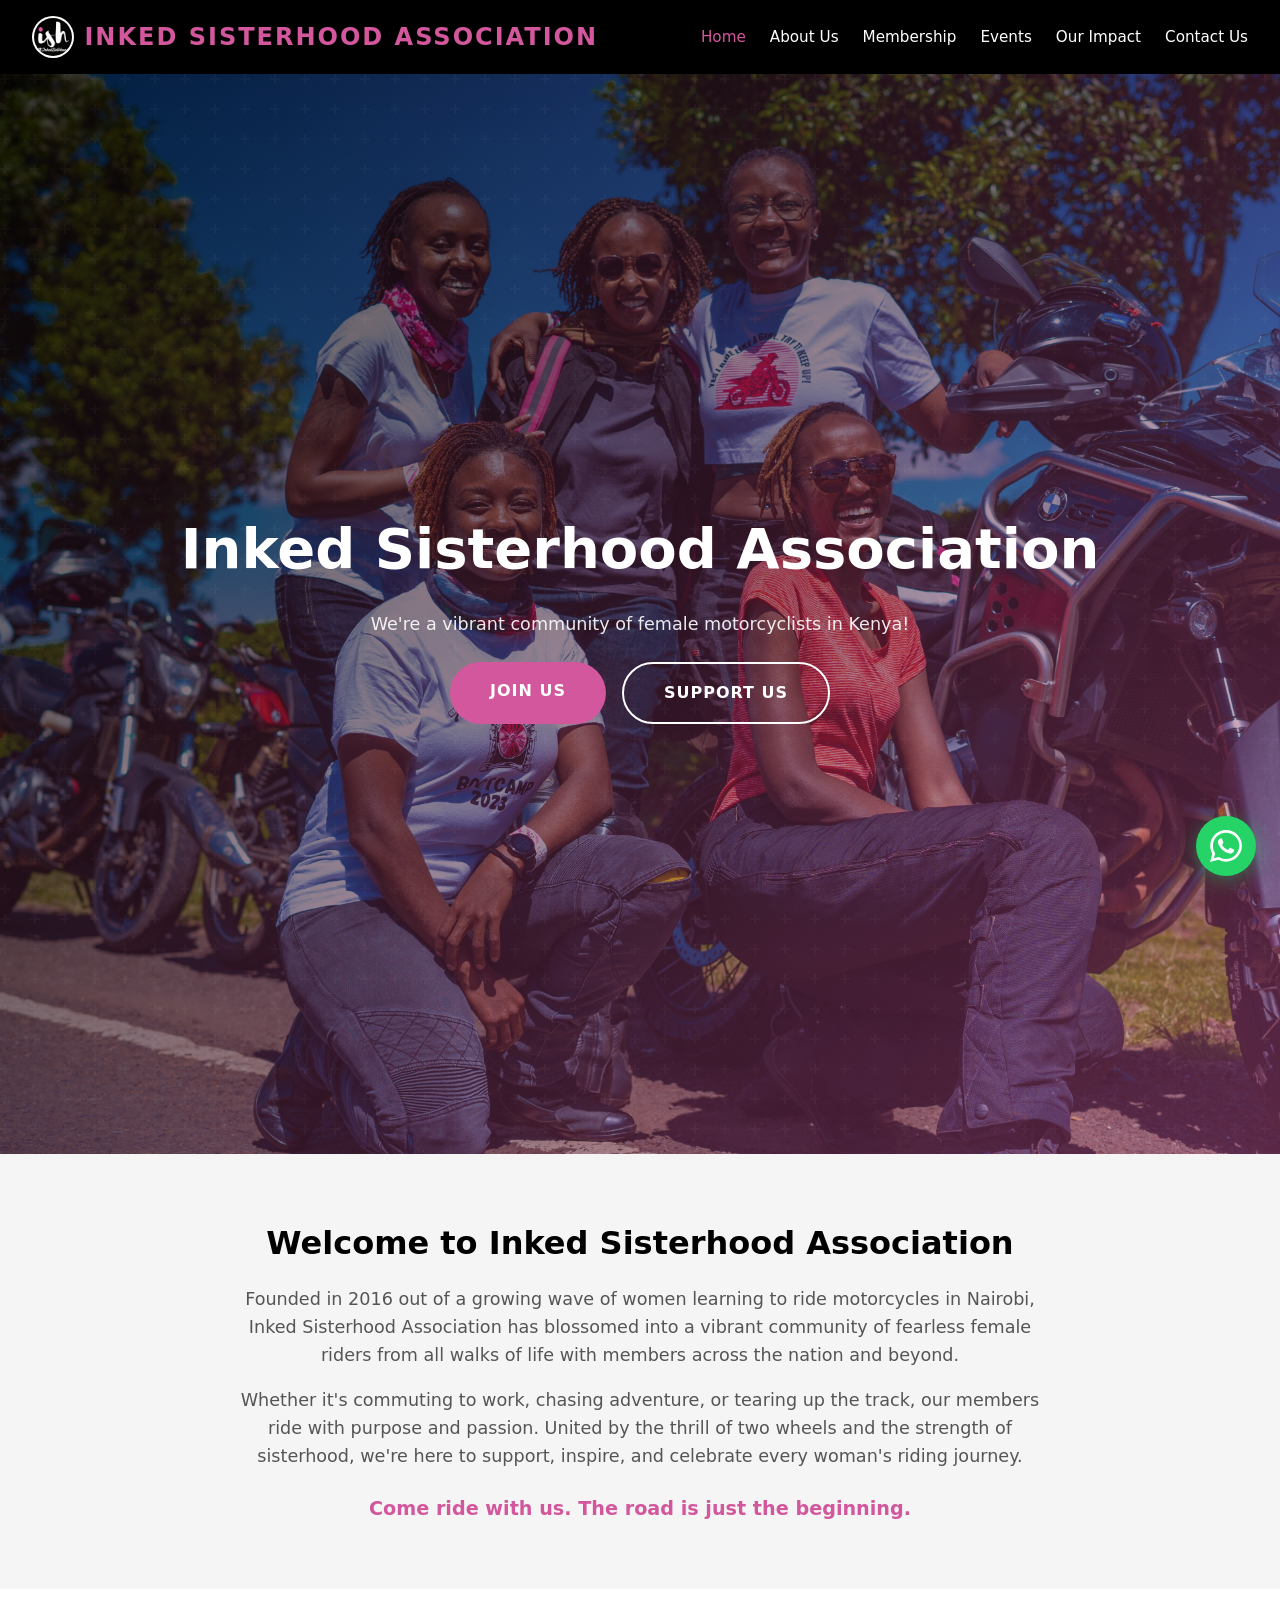
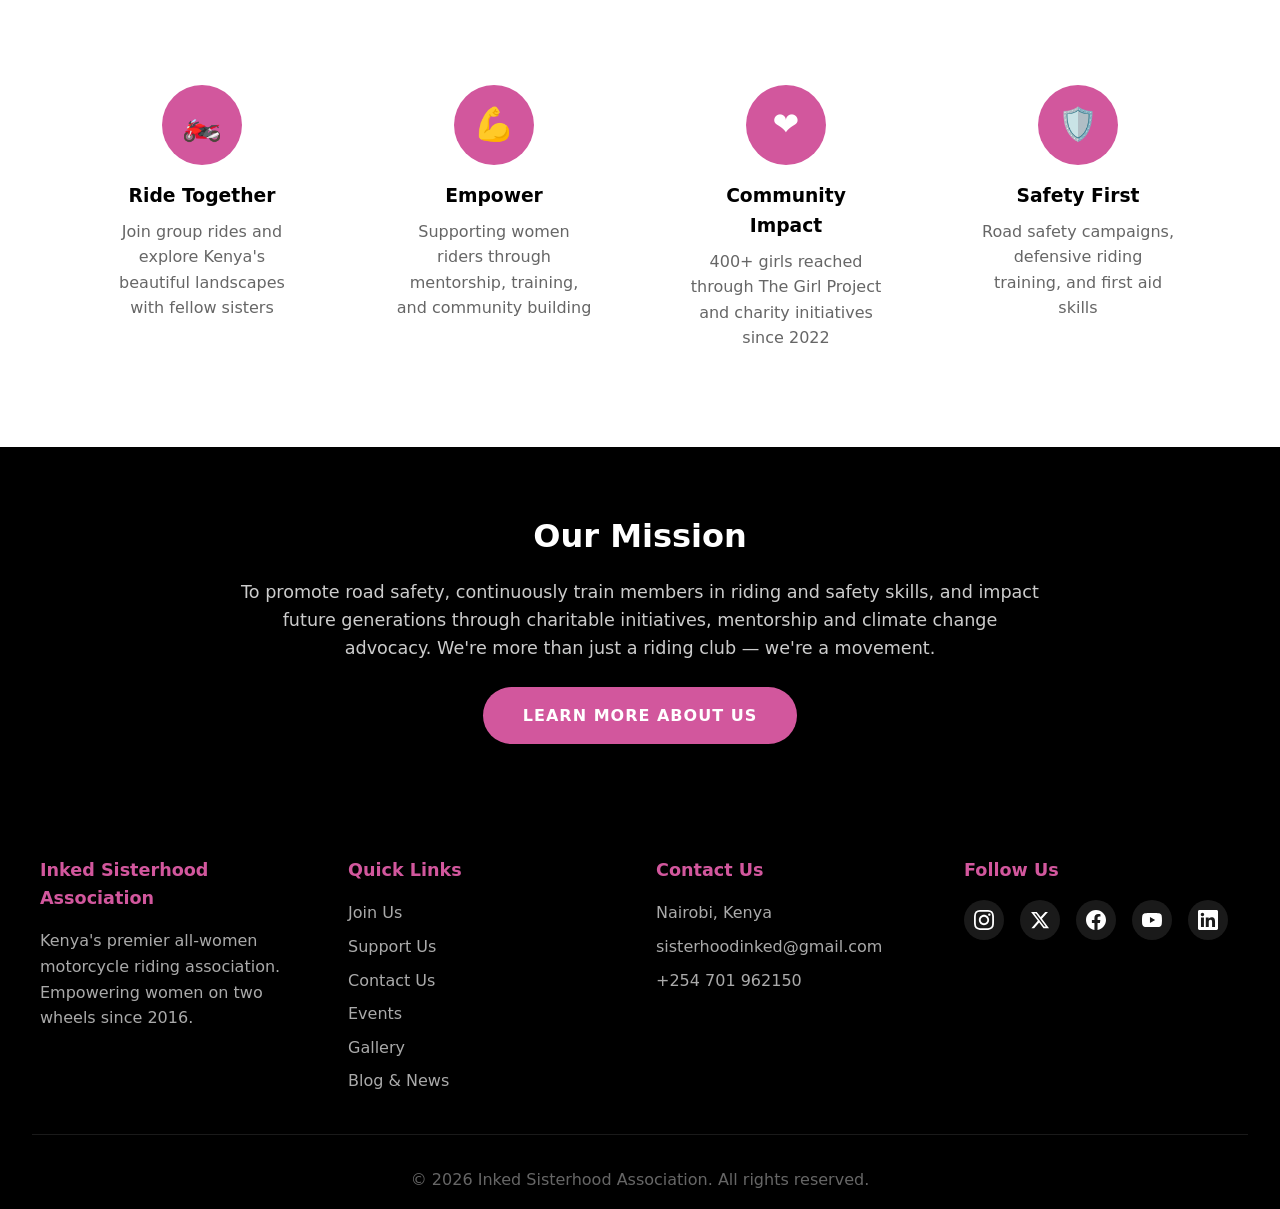
<file: public/index.html>
<!DOCTYPE html>
<html lang="en">
<head>
  <meta charset="UTF-8" />
  <meta name="viewport" content="width=device-width, initial-scale=1.0" />
  <meta name="description" content="Inked Sisterhood Association — Kenya's vibrant community of female motorcyclists. Founded in 2016, empowering women on two wheels." />
  <title>Inked Sisterhood Association | Kenya's All-Women Motorcycle Riding Association</title>
  <link rel="stylesheet" href="./style.css" />
</head>
<body>
  <header>
    <nav class="navbar">
      <a href="./index.html" class="logo"><img src="./assets/100-by-100-logo-black.png" alt="Inked Sisterhood logo" class="nav-logo-image" /><span>Inked Sisterhood Association</span></a>
      <button class="menu-toggle" aria-label="Toggle menu">
        <span></span><span></span><span></span>
      </button>
      <ul class="nav-links">
        <li><a href="./index.html" class="active">Home</a></li>
        <li><a href="./about.html">About Us</a></li>
        <li><a href="./membership.html">Membership</a></li>
        <li><a href="./events.html">Events</a></li>
        <!-- <li><a href="./gallery.html">Gallery</a></li> -->
        <!-- <li><a href="./resources.html">Resources</a></li> -->
        <li><a href="./impact.html">Our Impact</a></li>
        <!-- <li><a href="./blog.html">Blog &amp; News</a></li> -->
        <li><a href="./contact.html">Contact Us</a></li>
      </ul>
    </nav>
  </header>

  <main>
    <!-- Hero Banner -->
    <section class="hero" style="background: linear-gradient(135deg, rgba(0,0,0,0.7) 0%, rgba(210,87,157,0.4) 100%), url('./assets/High res  GRP pic.jpg') center/cover no-repeat; min-height: 120vh; display:flex; align-items:center; justify-content:center;">
      <div class="hero-content" style="position:relative; z-index:2;">
        <h1>Inked Sisterhood Association</h1>
        <p style="font-size:1.1rem; max-width:700px; margin:0 auto 1.5rem;">We're a vibrant community of female motorcyclists in Kenya!</p>
        <div style="display:flex; gap:1rem; justify-content:center; flex-wrap:wrap;">
          <a href="./membership.html" class="cta-btn">Join Us</a>
          <a href="./impact.html" class="cta-btn" style="background:transparent; border:2px solid #fff;">Support Us</a>
        </div>
      </div>
    </section>

    <!-- Welcome Section -->
    <section class="intro">
      <h2>Welcome to Inked Sisterhood Association</h2>
      <p>Founded in 2016 out of a growing wave of women learning to ride motorcycles in Nairobi, Inked Sisterhood Association has blossomed into a vibrant community of fearless female riders from all walks of life with members across the nation and beyond.</p>
      <p style="margin-top:1rem; max-width:800px; margin-left:auto; margin-right:auto; color:#555; font-size:1.1rem;">Whether it's commuting to work, chasing adventure, or tearing up the track, our members ride with purpose and passion. United by the thrill of two wheels and the strength of sisterhood, we're here to support, inspire, and celebrate every woman's riding journey.</p>
      <p style="margin-top:1.5rem; font-weight:700; font-size:1.2rem; color:var(--secondary);">Come ride with us. The road is just the beginning.</p>
    </section>

    <!-- Features -->
    <section class="features">
      <div class="feature">
        <div class="feature-icon">🏍️</div>
        <h3>Ride Together</h3>
        <p>Join group rides and explore Kenya's beautiful landscapes with fellow sisters</p>
      </div>
      <div class="feature">
        <div class="feature-icon">💪</div>
        <h3>Empower</h3>
        <p>Supporting women riders through mentorship, training, and community building</p>
      </div>
      <div class="feature">
        <div class="feature-icon">❤️</div>
        <h3>Community Impact</h3>
        <p>400+ girls reached through The Girl Project and charity initiatives since 2022</p>
      </div>
      <div class="feature">
        <div class="feature-icon">🛡️</div>
        <h3>Safety First</h3>
        <p>Road safety campaigns, defensive riding training, and first aid skills</p>
      </div>
    </section>

    <!-- Upcoming Events Preview -->
    <!-- <section class="container">
      <h2 class="section-title">Upcoming Events</h2>
      <div class="grid">
        <div class="card">
          <div class="card-image card-image-overlay">
            <img src="./assets/gallery1.jpeg" alt="Monthly Group Ride" class="event-img" />
            <div class="img-text-overlay">
              <h3>Monthly Group Ride</h3>
              <p>Join us for our monthly group ride exploring scenic routes around Nairobi.</p>
            </div>
          </div>
        </div>
        <div class="card">
          <div class="card-image card-image-overlay">
            <img src="./assets/gallery3.jpeg" alt="Rider Training Workshop" class="event-img" />
            <div class="img-text-overlay">
              <h3>Rider Training Workshop</h3>
              <p>Improve your riding skills with our training sessions.</p>
            </div>
          </div>
        </div>
        <div class="card">
          <div class="card-image card-image-overlay">
            <img src="./assets/gallery4.jpeg" alt="Sister Meet &amp; Greet" class="event-img" />
            <div class="img-text-overlay">
              <h3>Sister Meet &amp; Greet</h3>
              <p>Connect with fellow riders, share experiences, and make new friends.</p>
            </div>
          </div>
        </div>
      </div>
      <div style="text-align:center; margin-top:2rem;">
        <a href="./events.html" class="cta-btn" style="font-size:0.9rem; padding:0.8rem 2rem;">View All Events</a>
      </div>
    </section> -->

    <!-- Mission -->
    <section class="intro" style="background: var(--primary); color: var(--light);">
      <h2 style="color: var(--light);">Our Mission</h2>
      <p style="color: #ccc;">To promote road safety, continuously train members in riding and safety skills, and impact future generations through charitable initiatives, mentorship and climate change advocacy. We're more than just a riding club — we're a movement.</p>
      <a href="./about.html" class="cta-btn" style="margin-top:1.5rem;">Learn More About Us</a>
    </section>
  </main>

  <footer>
    <div class="footer-content">
      <div class="footer-section">
        <h4>Inked Sisterhood Association</h4>
        <p>Kenya's premier all-women motorcycle riding association. Empowering women on two wheels since 2016.</p>
      </div>
      <div class="footer-section">
        <h4>Quick Links</h4>
        <a href="./membership.html">Join Us</a>
        <a href="./impact.html">Support Us</a>
        <a href="./contact.html">Contact Us</a>
        <a href="./events.html">Events</a>
        <a href="./gallery.html">Gallery</a>
        <a href="./blog.html">Blog &amp; News</a>
      </div>
      <div class="footer-section">
        <h4>Contact Us</h4>
        <p>Nairobi, Kenya</p>
        <p>sisterhoodinked@gmail.com</p>
        <p>+254 701 962150</p>
      </div>
      <div class="footer-section">
        <h4>Follow Us</h4>
        <div class="footer-socials">
          <a href="https://www.instagram.com/inkedsisterhood/" target="_blank" aria-label="Instagram"><svg viewBox="0 0 24 24"><path d="M12 2.163c3.204 0 3.584.012 4.85.07 3.252.148 4.771 1.691 4.919 4.919.058 1.265.069 1.645.069 4.849 0 3.205-.012 3.584-.069 4.849-.149 3.225-1.664 4.771-4.919 4.919-1.266.058-1.644.07-4.85.07-3.204 0-3.584-.012-4.849-.07-3.26-.149-4.771-1.699-4.919-4.92-.058-1.265-.07-1.644-.07-4.849 0-3.204.013-3.583.07-4.849.149-3.227 1.664-4.771 4.919-4.919 1.266-.057 1.645-.069 4.849-.069zm0-2.163c-3.259 0-3.667.014-4.947.072-4.358.2-6.78 2.618-6.98 6.98-.059 1.281-.073 1.689-.073 4.948 0 3.259.014 3.668.072 4.948.2 4.358 2.618 6.78 6.98 6.98 1.281.058 1.689.072 4.948.072 3.259 0 3.668-.014 4.948-.072 4.354-.2 6.782-2.618 6.979-6.98.059-1.28.073-1.689.073-4.948 0-3.259-.014-3.667-.072-4.947-.196-4.354-2.617-6.78-6.979-6.98-1.281-.059-1.69-.073-4.949-.073zm0 5.838c-3.403 0-6.162 2.759-6.162 6.162s2.759 6.163 6.162 6.163 6.162-2.759 6.162-6.163c0-3.403-2.759-6.162-6.162-6.162zm0 10.162c-2.209 0-4-1.79-4-4 0-2.209 1.791-4 4-4s4 1.791 4 4c0 2.21-1.791 4-4 4zm6.406-11.845c-.796 0-1.441.645-1.441 1.44s.645 1.44 1.441 1.44c.795 0 1.439-.645 1.439-1.44s-.644-1.44-1.439-1.44z"/></svg></a>
          <a href="https://x.com/InkedSisterhood" target="_blank" aria-label="Twitter/X"><svg viewBox="0 0 24 24"><path d="M18.244 2.25h3.308l-7.227 8.26 8.502 11.24H16.17l-5.214-6.817L4.99 21.75H1.68l7.73-8.835L1.254 2.25H8.08l4.713 6.231zm-1.161 17.52h1.833L7.084 4.126H5.117z"/></svg></a>
          <a href="https://www.facebook.com/Inkedsisterhood/" target="_blank" aria-label="Facebook"><svg viewBox="0 0 24 24"><path d="M24 12.073c0-6.627-5.373-12-12-12s-12 5.373-12 12c0 5.99 4.388 10.954 10.125 11.854v-8.385H7.078v-3.47h3.047V9.43c0-3.007 1.792-4.669 4.533-4.669 1.312 0 2.686.235 2.686.235v2.953H15.83c-1.491 0-1.956.925-1.956 1.874v2.25h3.328l-.532 3.47h-2.796v8.385C19.612 23.027 24 18.062 24 12.073z"/></svg></a>
          <a href="https://www.youtube.com/@inkedsisterhood" target="_blank" aria-label="YouTube"><svg viewBox="0 0 24 24"><path d="M23.498 6.186a3.016 3.016 0 0 0-2.122-2.136C19.505 3.545 12 3.545 12 3.545s-7.505 0-9.377.505A3.017 3.017 0 0 0 .502 6.186C0 8.07 0 12 0 12s0 3.93.502 5.814a3.016 3.016 0 0 0 2.122 2.136c1.871.505 9.376.505 9.376.505s7.505 0 9.377-.505a3.015 3.015 0 0 0 2.122-2.136C24 15.93 24 12 24 12s0-3.93-.502-5.814zM9.545 15.568V8.432L15.818 12l-6.273 3.568z"/></svg></a>
          <a href="https://www.linkedin.com/in/inked-sisterhood-7854083a7/" target="_blank" aria-label="LinkedIn"><svg viewBox="0 0 24 24"><path d="M20.447 20.452h-3.554v-5.569c0-1.328-.027-3.037-1.852-3.037-1.853 0-2.136 1.445-2.136 2.939v5.667H9.351V9h3.414v1.561h.046c.477-.9 1.637-1.85 3.37-1.85 3.601 0 4.267 2.37 4.267 5.455v6.286zM5.337 7.433c-1.144 0-2.063-.926-2.063-2.065 0-1.138.92-2.063 2.063-2.063 1.14 0 2.064.925 2.064 2.063 0 1.139-.925 2.065-2.064 2.065zm1.782 13.019H3.555V9h3.564v11.452zM22.225 0H1.771C.792 0 0 .774 0 1.729v20.542C0 23.227.792 24 1.771 24h20.451C23.2 24 24 23.227 24 22.271V1.729C24 .774 23.2 0 22.222 0h.003z"/></svg></a>
        </div>
      </div>
    </div>
    <div class="footer-bottom">
      <p>&copy; 2026 Inked Sisterhood Association. All rights reserved.</p>
    </div>
  </footer>

  <div id="whatsapp-widget">
    <a href="https://wa.me/254701962150" target="_blank" aria-label="WhatsApp">
      <svg viewBox="0 0 24 24"><path d="M17.472 14.382c-.297-.149-1.758-.867-2.03-.967-.273-.099-.471-.148-.67.15-.197.297-.767.966-.94 1.164-.173.199-.347.223-.644.075-.297-.15-1.255-.463-2.39-1.475-.883-.788-1.48-1.761-1.653-2.059-.173-.297-.018-.458.13-.606.134-.133.298-.347.446-.52.149-.174.198-.298.298-.497.099-.198.05-.371-.025-.52-.075-.149-.669-1.612-.916-2.207-.242-.579-.487-.5-.669-.51-.173-.008-.371-.01-.57-.01-.198 0-.52.074-.792.372-.272.297-1.04 1.016-1.04 2.479 0 1.462 1.065 2.875 1.213 3.074.149.198 2.096 3.2 5.077 4.487.709.306 1.262.489 1.694.625.712.227 1.36.195 1.871.118.571-.085 1.758-.719 2.006-1.413.248-.694.248-1.289.173-1.413-.074-.124-.272-.198-.57-.347m-5.421 7.403h-.004a9.87 9.87 0 01-5.031-1.378l-.361-.214-3.741.982.998-3.648-.235-.374a9.86 9.86 0 01-1.51-5.26c.001-5.45 4.436-9.884 9.888-9.884 2.64 0 5.122 1.03 6.988 2.898a9.825 9.825 0 012.893 6.994c-.003 5.45-4.437 9.884-9.885 9.884m8.413-18.297A11.815 11.815 0 0012.05 0C5.495 0 .16 5.335.157 11.892c0 2.096.547 4.142 1.588 5.945L.057 24l6.305-1.654a11.882 11.882 0 005.683 1.448h.005c6.554 0 11.89-5.335 11.893-11.893a11.821 11.821 0 00-3.48-8.413z"/></svg>
    </a>
  </div>

  <script src="./main.js"></script>
</body>
</html>
</file>
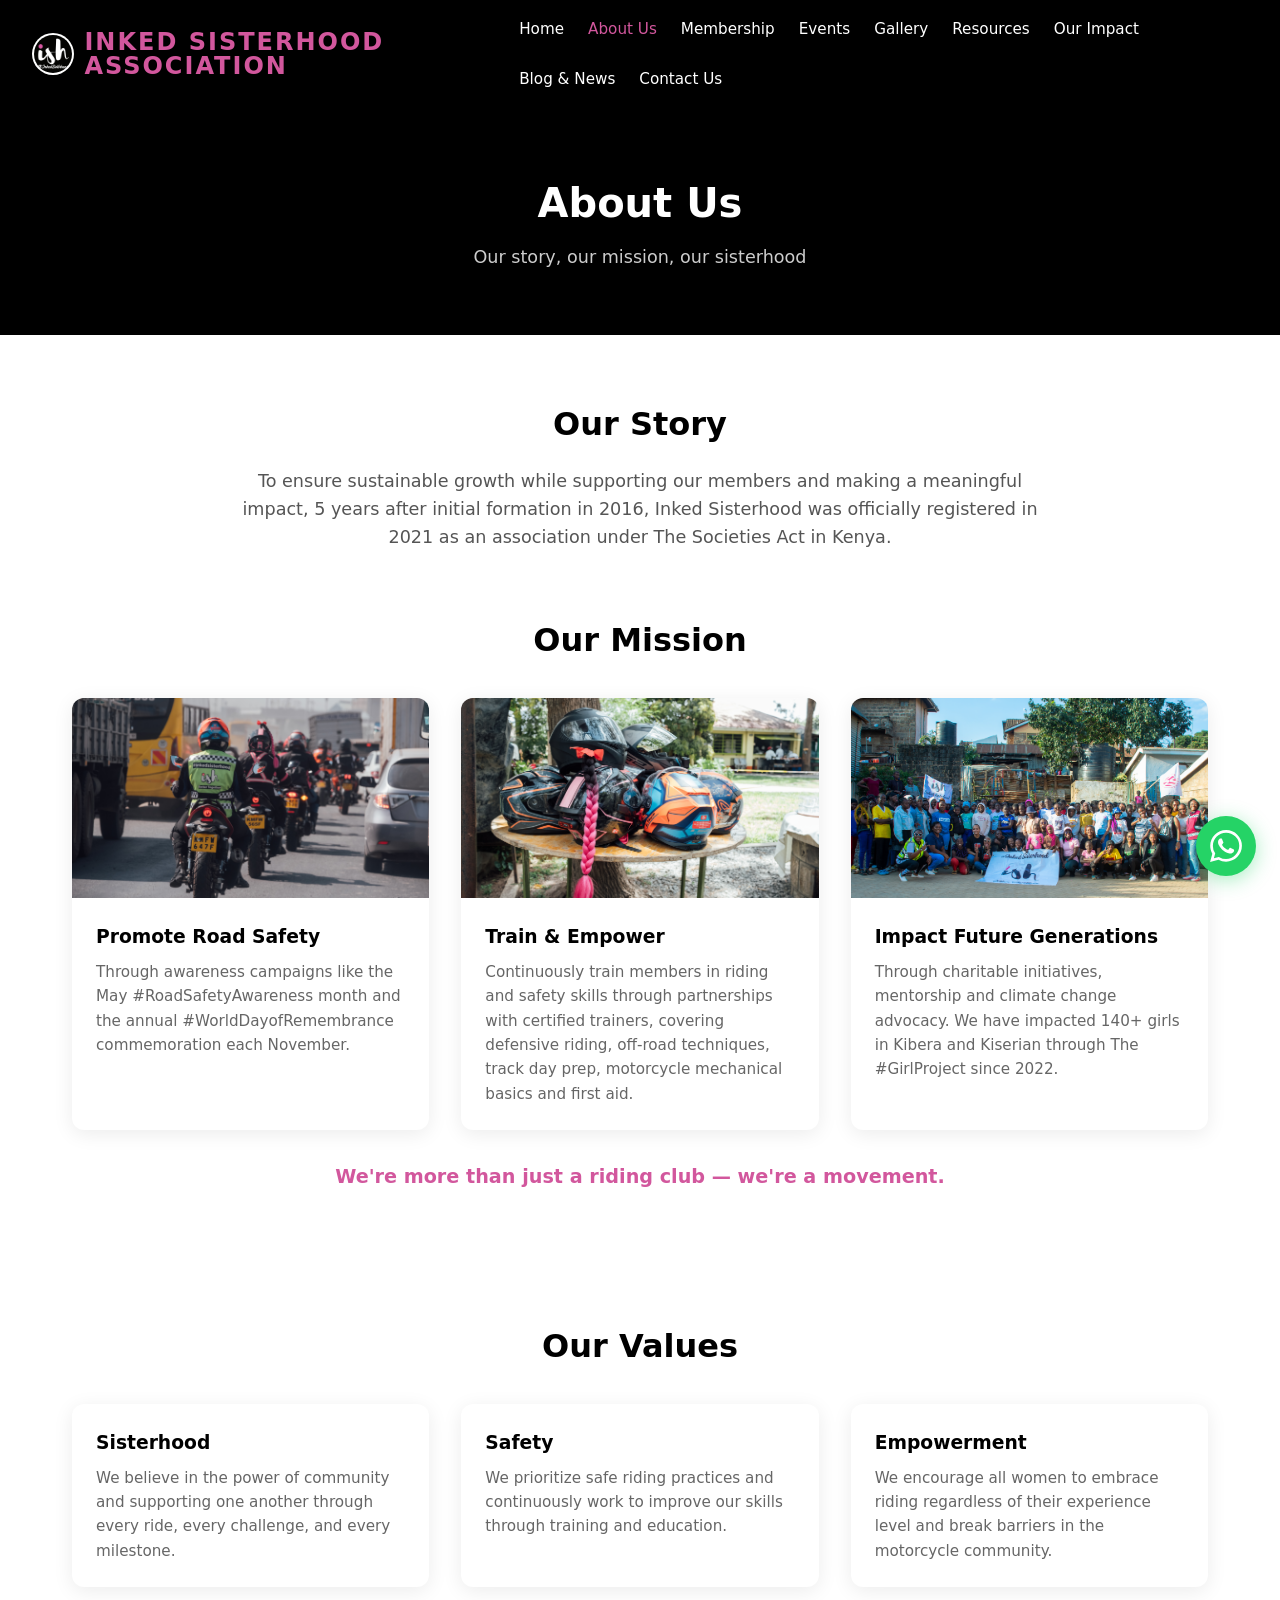
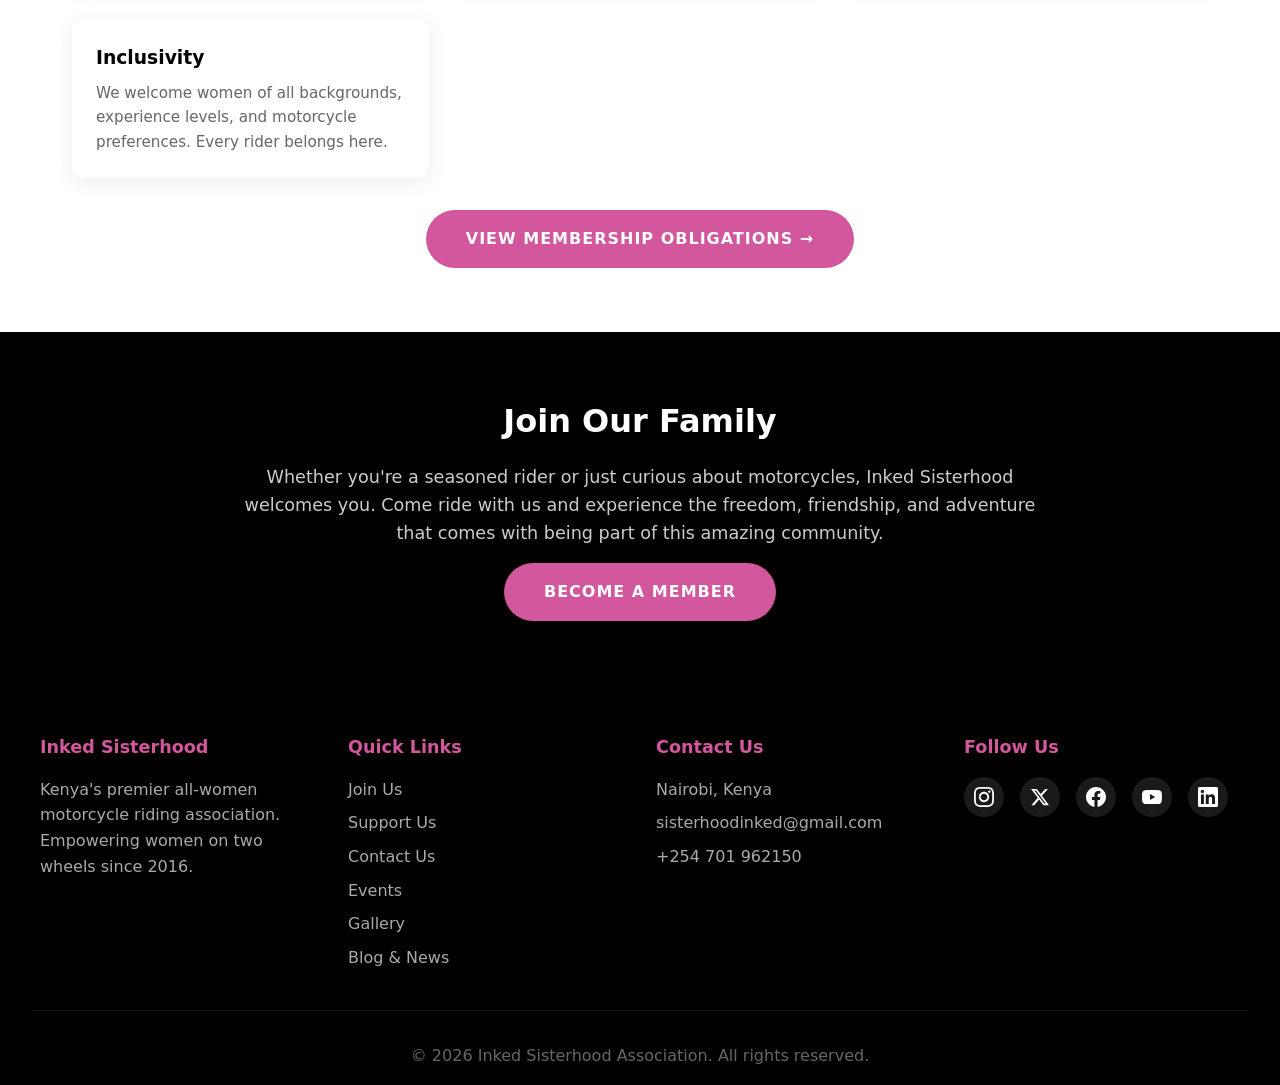
<file: public/about.html>
<!DOCTYPE html>
<html lang="en">
<head>
  <meta charset="UTF-8" />
  <meta name="viewport" content="width=device-width, initial-scale=1.0" />
  <meta name="description" content="Learn about Inked Sisterhood Association — our history, mission, leadership, and values as Kenya's premier female motorcycle riding community." />
  <title>About Us | Inked Sisterhood Association</title>
  <link rel="stylesheet" href="./style.css" />
</head>
<body>
  <header>
    <nav class="navbar">
      <a href="./index.html" class="logo"><img src="./assets/100-by-100-logo-black.png" alt="Inked Sisterhood logo" class="nav-logo-image" /><span>Inked Sisterhood Association</span></a>
      <button class="menu-toggle" aria-label="Toggle menu"><span></span><span></span><span></span></button>
      <ul class="nav-links">
        <li><a href="./index.html">Home</a></li>
        <li><a href="./about.html" class="active">About Us</a></li>
        <li><a href="./membership.html">Membership</a></li>
        <li><a href="./events.html">Events</a></li>
        <li><a href="./gallery.html">Gallery</a></li>
        <li><a href="./resources.html">Resources</a></li>
        <li><a href="./impact.html">Our Impact</a></li>
        <li><a href="./blog.html">Blog &amp; News</a></li>
        <li><a href="./contact.html">Contact Us</a></li>
      </ul>
    </nav>
  </header>

  <main>
    <section class="page-header">
      <h1>About Us</h1>
      <p>Our story, our mission, our sisterhood</p>
    </section>

    <!-- Club History & Mission -->
    <section class="container">
      <div class="intro" style="background:transparent; padding:0;">
        <h2>Our Story</h2>
        <p>To ensure sustainable growth while supporting our members and making a meaningful impact, 5 years after initial formation in 2016, Inked Sisterhood was officially registered in 2021 as an association under The Societies Act in Kenya.</p>
      </div>
    </section>

    <section class="container" style="padding-top:0;">
      <h2 class="section-title">Our Mission</h2>
      <div class="grid">
        <div class="card">
          <div class="card-image" style="padding:0;">
            <img src="./assets/GRP%20in%20traffic%202.jpg" alt="Inked Sisterhood riders promoting road safety in traffic" style="width:100%; height:100%; object-fit:cover;" />
          </div>
          <div class="card-content">
            <h3>Promote Road Safety</h3>
            <p>Through awareness campaigns like the May #RoadSafetyAwareness month and the annual #WorldDayofRemembrance commemoration each November.</p>
          </div>
        </div>
        <div class="card">
          <div class="card-image" style="padding:0;">
            <img src="./assets/helmet%20group.jpg" alt="Inked Sisterhood members during rider training and skills development" style="width:100%; height:100%; object-fit:cover;" />
          </div>
          <div class="card-content">
            <h3>Train &amp; Empower</h3>
            <p>Continuously train members in riding and safety skills through partnerships with certified trainers, covering defensive riding, off-road techniques, track day prep, motorcycle mechanical basics and first aid.</p>
          </div>
        </div>
        <div class="card">
          <div class="card-image" style="padding:0;">
            <img src="./assets/CSR%201.jpg" alt="Community impact initiative by Inked Sisterhood" style="width:100%; height:100%; object-fit:cover;" />
          </div>
          <div class="card-content">
            <h3>Impact Future Generations</h3>
            <p>Through charitable initiatives, mentorship and climate change advocacy. We have impacted 140+ girls in Kibera and Kiserian through The #GirlProject since 2022.</p>
          </div>
        </div>
      </div>
      <p style="text-align:center; margin-top:2rem; font-size:1.2rem; font-weight:700; color:var(--secondary);">We're more than just a riding club — we're a movement.</p>
    </section>

    <!-- Leadership Team -->
    <!-- <section class="container" style="background:var(--gray);">
      <h2 class="section-title">Our Leadership</h2>
      <p style="text-align:center; color:var(--gray-dark); margin-bottom:2rem;">The dedicated women steering our sisterhood forward</p>
      <div class="grid">
        <div class="card" style="text-align:center;">
          <div class="card-image" style="padding:0; height:250px;">
            <img src="./assets/leader-placeholder.png" alt="ISH Leader" style="width:100%; height:100%; object-fit:cover;" />
          </div>
          <div class="card-content">
            <h3>Chairperson</h3>
            <p style="color:var(--secondary); font-weight:600;">Name TBC</p>
            <p>Leading the sisterhood with passion and vision.</p>
          </div>
        </div>
        <div class="card" style="text-align:center;">
          <div class="card-image" style="padding:0; height:250px;">
            <img src="./assets/leader-placeholder.png" alt="ISH Leader" style="width:100%; height:100%; object-fit:cover;" />
          </div>
          <div class="card-content">
            <h3>Vice Chairperson</h3>
            <p style="color:var(--secondary); font-weight:600;">Name TBC</p>
            <p>Supporting club operations and member engagement.</p>
          </div>
        </div>
        <div class="card" style="text-align:center;">
          <div class="card-image" style="padding:0; height:250px;">
            <img src="./assets/leader-placeholder.png" alt="ISH Leader" style="width:100%; height:100%; object-fit:cover;" />
          </div>
          <div class="card-content">
            <h3>Secretary</h3>
            <p style="color:var(--secondary); font-weight:600;">Name TBC</p>
            <p>Keeping our sisterhood organized and connected.</p>
          </div>
        </div>
      </div>
      <p style="text-align:center; margin-top:1.5rem; color:var(--gray-dark); font-style:italic;">Leadership photos and bios coming soon — please provide names and images to update this section.</p>
    </section> -->

    <!-- Club Values -->
    <section class="container">
      <h2 class="section-title">Our Values</h2>
      <div class="grid">
        <div class="card">
          <div class="card-content">
            <h3>Sisterhood</h3>
            <p>We believe in the power of community and supporting one another through every ride, every challenge, and every milestone.</p>
          </div>
        </div>
        <div class="card">
          <div class="card-content">
            <h3>Safety</h3>
            <p>We prioritize safe riding practices and continuously work to improve our skills through training and education.</p>
          </div>
        </div>
        <div class="card">
          <div class="card-content">
            <h3>Empowerment</h3>
            <p>We encourage all women to embrace riding regardless of their experience level and break barriers in the motorcycle community.</p>
          </div>
        </div>
        <div class="card">
          <div class="card-content">
            <h3>Inclusivity</h3>
            <p>We welcome women of all backgrounds, experience levels, and motorcycle preferences. Every rider belongs here.</p>
          </div>
        </div>
      </div>
      <div style="text-align:center; margin-top:2rem;">
        <a href="./membership.html" class="cta-btn">View Membership Obligations →</a>
      </div>
    </section>

    <section class="intro" style="background: var(--primary); color: var(--light);">
      <h2 style="color: var(--light);">Join Our Family</h2>
      <p style="color: #ccc;">Whether you're a seasoned rider or just curious about motorcycles, Inked Sisterhood welcomes you. Come ride with us and experience the freedom, friendship, and adventure that comes with being part of this amazing community.</p>
      <a href="./membership.html" class="cta-btn" style="margin-top: 1rem;">Become a Member</a>
    </section>
  </main>

  <footer>
    <div class="footer-content">
      <div class="footer-section">
        <h4>Inked Sisterhood</h4>
        <p>Kenya's premier all-women motorcycle riding association. Empowering women on two wheels since 2016.</p>
      </div>
      <div class="footer-section">
        <h4>Quick Links</h4>
        <a href="./membership.html">Join Us</a>
        <a href="./impact.html">Support Us</a>
        <a href="./contact.html">Contact Us</a>
        <a href="./events.html">Events</a>
        <a href="./gallery.html">Gallery</a>
        <a href="./blog.html">Blog &amp; News</a>
      </div>
      <div class="footer-section">
        <h4>Contact Us</h4>
        <p>Nairobi, Kenya</p>
        <p>sisterhoodinked@gmail.com</p>
        <p>+254 701 962150</p>
      </div>
      <div class="footer-section">
        <h4>Follow Us</h4>
        <div class="footer-socials">
          <a href="https://www.instagram.com/inkedsisterhood/" target="_blank" aria-label="Instagram"><svg viewBox="0 0 24 24"><path d="M12 2.163c3.204 0 3.584.012 4.85.07 3.252.148 4.771 1.691 4.919 4.919.058 1.265.069 1.645.069 4.849 0 3.205-.012 3.584-.069 4.849-.149 3.225-1.664 4.771-4.919 4.919-1.266.058-1.644.07-4.85.07-3.204 0-3.584-.012-4.849-.07-3.26-.149-4.771-1.699-4.919-4.92-.058-1.265-.07-1.644-.07-4.849 0-3.204.013-3.583.07-4.849.149-3.227 1.664-4.771 4.919-4.919 1.266-.057 1.645-.069 4.849-.069zm0-2.163c-3.259 0-3.667.014-4.947.072-4.358.2-6.78 2.618-6.98 6.98-.059 1.281-.073 1.689-.073 4.948 0 3.259.014 3.668.072 4.948.2 4.358 2.618 6.78 6.98 6.98 1.281.058 1.689.072 4.948.072 3.259 0 3.668-.014 4.948-.072 4.354-.2 6.782-2.618 6.979-6.98.059-1.28.073-1.689.073-4.948 0-3.259-.014-3.667-.072-4.947-.196-4.354-2.617-6.78-6.979-6.98-1.281-.059-1.69-.073-4.949-.073zm0 5.838c-3.403 0-6.162 2.759-6.162 6.162s2.759 6.163 6.162 6.163 6.162-2.759 6.162-6.163c0-3.403-2.759-6.162-6.162-6.162zm0 10.162c-2.209 0-4-1.79-4-4 0-2.209 1.791-4 4-4s4 1.791 4 4c0 2.21-1.791 4-4 4zm6.406-11.845c-.796 0-1.441.645-1.441 1.44s.645 1.44 1.441 1.44c.795 0 1.439-.645 1.439-1.44s-.644-1.44-1.439-1.44z"/></svg></a>
          <a href="https://x.com/InkedSisterhood" target="_blank" aria-label="Twitter/X"><svg viewBox="0 0 24 24"><path d="M18.244 2.25h3.308l-7.227 8.26 8.502 11.24H16.17l-5.214-6.817L4.99 21.75H1.68l7.73-8.835L1.254 2.25H8.08l4.713 6.231zm-1.161 17.52h1.833L7.084 4.126H5.117z"/></svg></a>
          <a href="https://www.facebook.com/Inkedsisterhood/" target="_blank" aria-label="Facebook"><svg viewBox="0 0 24 24"><path d="M24 12.073c0-6.627-5.373-12-12-12s-12 5.373-12 12c0 5.99 4.388 10.954 10.125 11.854v-8.385H7.078v-3.47h3.047V9.43c0-3.007 1.792-4.669 4.533-4.669 1.312 0 2.686.235 2.686.235v2.953H15.83c-1.491 0-1.956.925-1.956 1.874v2.25h3.328l-.532 3.47h-2.796v8.385C19.612 23.027 24 18.062 24 12.073z"/></svg></a>
          <a href="https://www.youtube.com/@inkedsisterhood" target="_blank" aria-label="YouTube"><svg viewBox="0 0 24 24"><path d="M23.498 6.186a3.016 3.016 0 0 0-2.122-2.136C19.505 3.545 12 3.545 12 3.545s-7.505 0-9.377.505A3.017 3.017 0 0 0 .502 6.186C0 8.07 0 12 0 12s0 3.93.502 5.814a3.016 3.016 0 0 0 2.122 2.136c1.871.505 9.376.505 9.376.505s7.505 0 9.377-.505a3.015 3.015 0 0 0 2.122-2.136C24 15.93 24 12 24 12s0-3.93-.502-5.814zM9.545 15.568V8.432L15.818 12l-6.273 3.568z"/></svg></a>
          <a href="https://www.linkedin.com/in/inked-sisterhood-7854083a7/" target="_blank" aria-label="LinkedIn"><svg viewBox="0 0 24 24"><path d="M20.447 20.452h-3.554v-5.569c0-1.328-.027-3.037-1.852-3.037-1.853 0-2.136 1.445-2.136 2.939v5.667H9.351V9h3.414v1.561h.046c.477-.9 1.637-1.85 3.37-1.85 3.601 0 4.267 2.37 4.267 5.455v6.286zM5.337 7.433c-1.144 0-2.063-.926-2.063-2.065 0-1.138.92-2.063 2.063-2.063 1.14 0 2.064.925 2.064 2.063 0 1.139-.925 2.065-2.064 2.065zm1.782 13.019H3.555V9h3.564v11.452zM22.225 0H1.771C.792 0 0 .774 0 1.729v20.542C0 23.227.792 24 1.771 24h20.451C23.2 24 24 23.227 24 22.271V1.729C24 .774 23.2 0 22.222 0h.003z"/></svg></a>
        </div>
      </div>
    </div>
    <div class="footer-bottom">
      <p>&copy; 2026 Inked Sisterhood Association. All rights reserved.</p>
    </div>
  </footer>

  <div id="whatsapp-widget">
    <a href="https://wa.me/254701962150" target="_blank" aria-label="WhatsApp">
      <svg viewBox="0 0 24 24"><path d="M17.472 14.382c-.297-.149-1.758-.867-2.03-.967-.273-.099-.471-.148-.67.15-.197.297-.767.966-.94 1.164-.173.199-.347.223-.644.075-.297-.15-1.255-.463-2.39-1.475-.883-.788-1.48-1.761-1.653-2.059-.173-.297-.018-.458.13-.606.134-.133.298-.347.446-.52.149-.174.198-.298.298-.497.099-.198.05-.371-.025-.52-.075-.149-.669-1.612-.916-2.207-.242-.579-.487-.5-.669-.51-.173-.008-.371-.01-.57-.01-.198 0-.52.074-.792.372-.272.297-1.04 1.016-1.04 2.479 0 1.462 1.065 2.875 1.213 3.074.149.198 2.096 3.2 5.077 4.487.709.306 1.262.489 1.694.625.712.227 1.36.195 1.871.118.571-.085 1.758-.719 2.006-1.413.248-.694.248-1.289.173-1.413-.074-.124-.272-.198-.57-.347m-5.421 7.403h-.004a9.87 9.87 0 01-5.031-1.378l-.361-.214-3.741.982.998-3.648-.235-.374a9.86 9.86 0 01-1.51-5.26c.001-5.45 4.436-9.884 9.888-9.884 2.64 0 5.122 1.03 6.988 2.898a9.825 9.825 0 012.893 6.994c-.003 5.45-4.437 9.884-9.885 9.884m8.413-18.297A11.815 11.815 0 0012.05 0C5.495 0 .16 5.335.157 11.892c0 2.096.547 4.142 1.588 5.945L.057 24l6.305-1.654a11.882 11.882 0 005.683 1.448h.005c6.554 0 11.89-5.335 11.893-11.893a11.821 11.821 0 00-3.48-8.413z"/></svg>
    </a>
  </div>
  <script src="./main.js"></script>
</body>
</html>
</file>
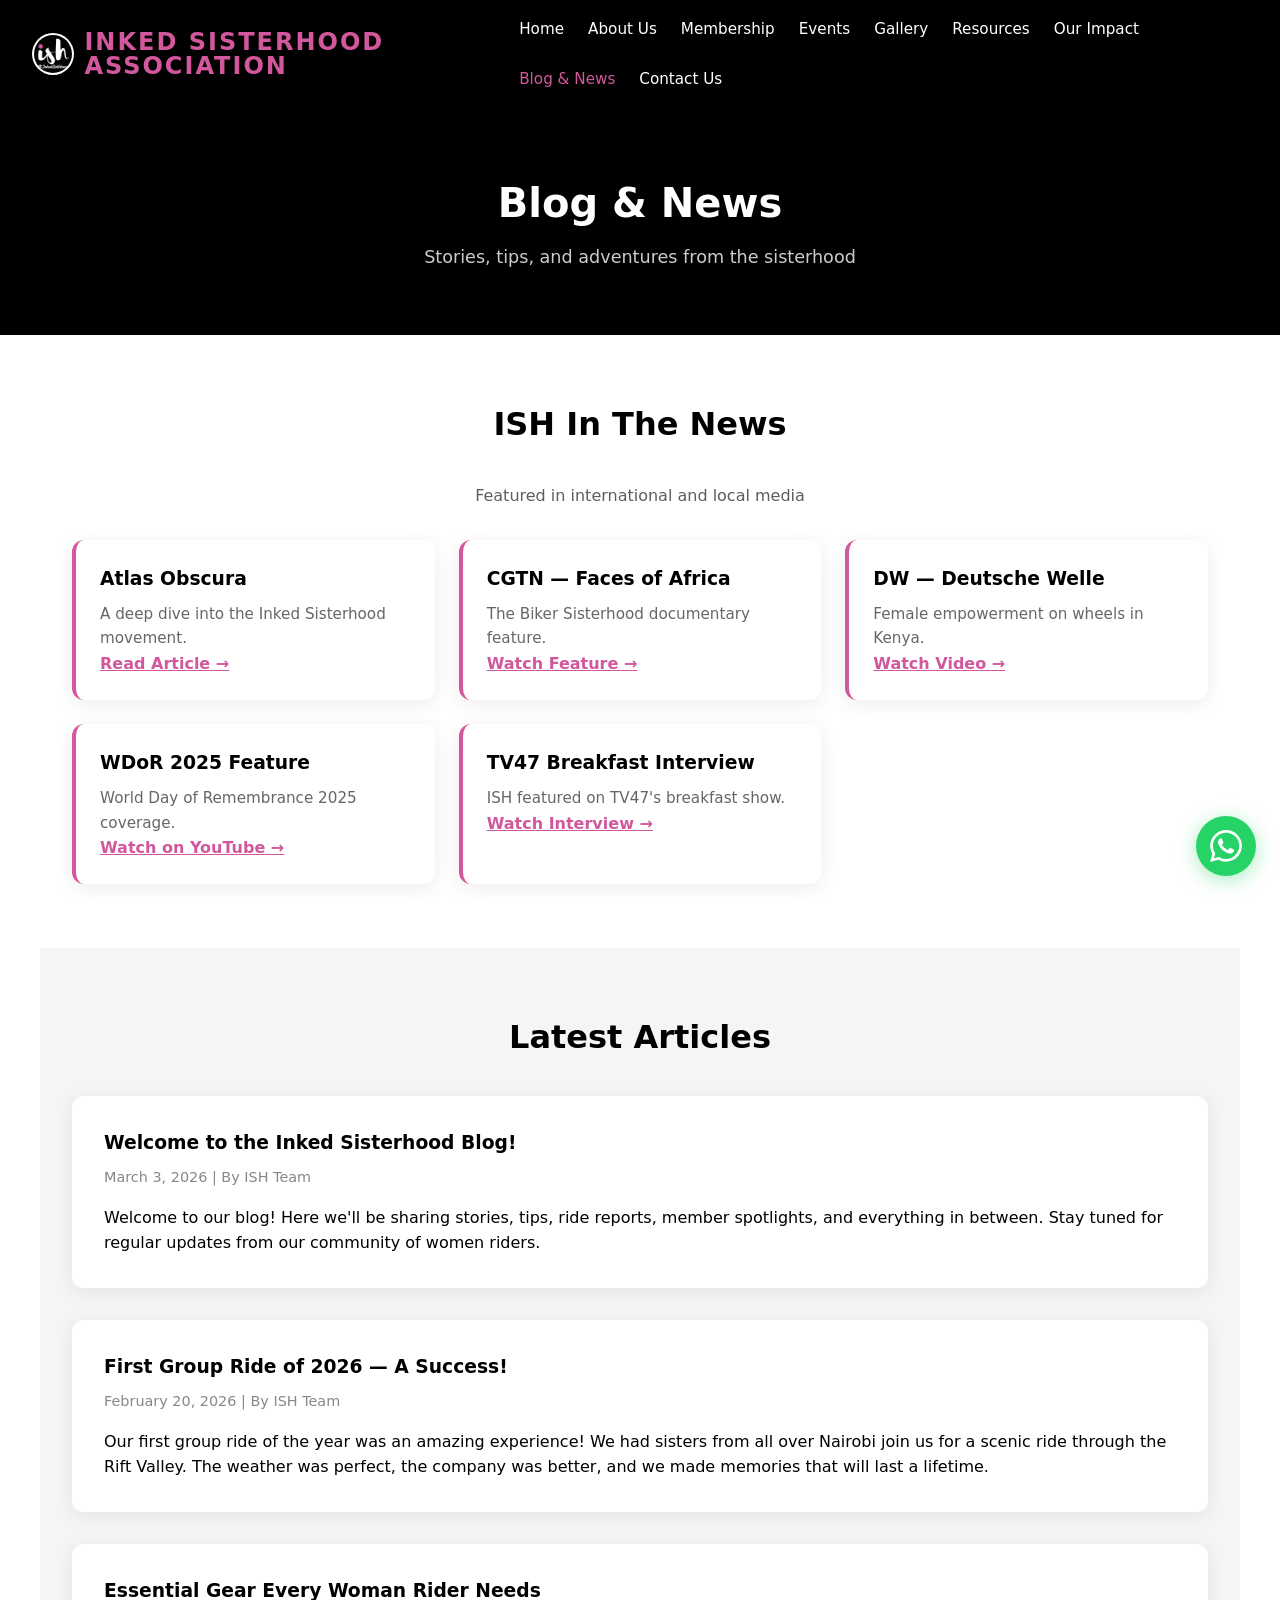
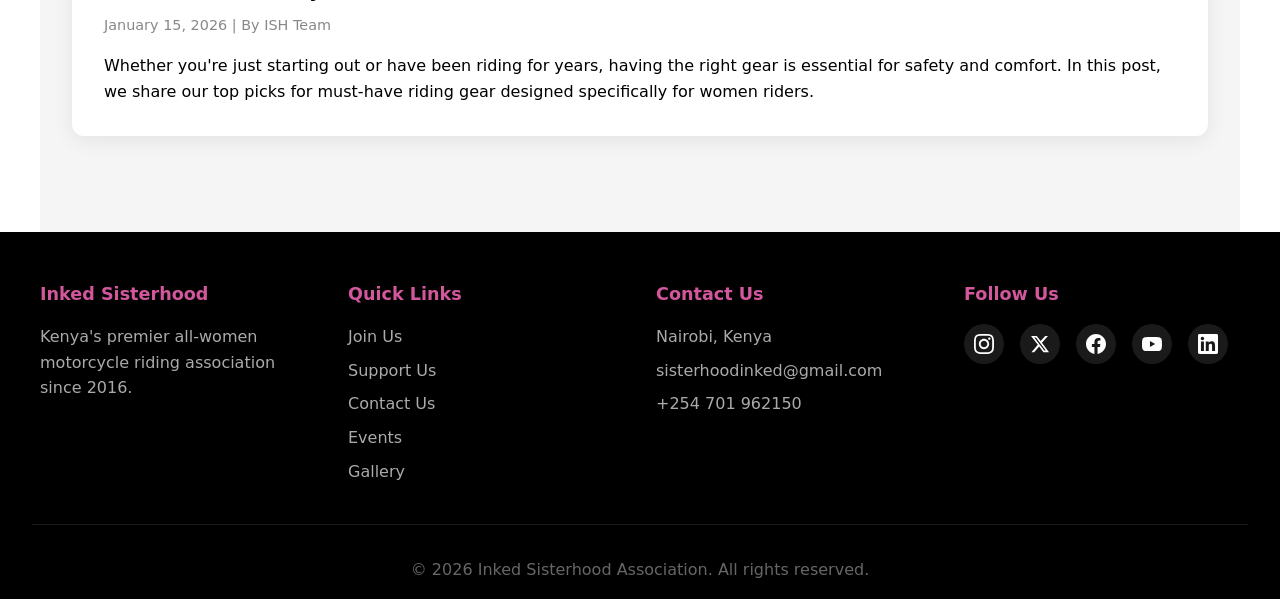
<file: public/blog.html>
<!DOCTYPE html>
<html lang="en">
<head>
  <meta charset="UTF-8" />
  <meta name="viewport" content="width=device-width, initial-scale=1.0" />
  <meta name="description" content="Inked Sisterhood Blog — articles, member stories, ISH in the news, and newsletter signup." />
  <title>Blog &amp; News | Inked Sisterhood Association</title>
  <link rel="stylesheet" href="./style.css" />
</head>
<body>
  <header>
    <nav class="navbar">
      <a href="./index.html" class="logo"><img src="./assets/100-by-100-logo-black.png" alt="Inked Sisterhood logo" class="nav-logo-image" /><span>Inked Sisterhood Association</span></a>
      <button class="menu-toggle" aria-label="Toggle menu"><span></span><span></span><span></span></button>
      <ul class="nav-links">
        <li><a href="./index.html">Home</a></li>
        <li><a href="./about.html">About Us</a></li>
        <li><a href="./membership.html">Membership</a></li>
        <li><a href="./events.html">Events</a></li>
        <li><a href="./gallery.html">Gallery</a></li>
        <li><a href="./resources.html">Resources</a></li>
        <li><a href="./impact.html">Our Impact</a></li>
        <li><a href="./blog.html" class="active">Blog &amp; News</a></li>
        <li><a href="./contact.html">Contact Us</a></li>
      </ul>
    </nav>
  </header>
  <main>
    <section class="page-header">
      <h1>Blog &amp; News</h1>
      <p>Stories, tips, and adventures from the sisterhood</p>
    </section>

    <!-- ISH In The News -->
    <section class="container">
      <h2 class="section-title">ISH In The News</h2>
      <p style="text-align:center; color:var(--gray-dark); margin-bottom:2rem;">Featured in international and local media</p>
      <div class="news-featured">
        <div class="card"><div class="card-content"><h3>Atlas Obscura</h3><p>A deep dive into the Inked Sisterhood movement.</p><a href="https://www.atlasobscura.com/articles/inked-sisterhood" target="_blank">Read Article →</a></div></div>
        <div class="card"><div class="card-content"><h3>CGTN — Faces of Africa</h3><p>The Biker Sisterhood documentary feature.</p><a href="https://africa.cgtn.com/2022/03/08/faces-of-africa-the-biker-sisterhood/" target="_blank">Watch Feature →</a></div></div>
        <div class="card"><div class="card-content"><h3>DW — Deutsche Welle</h3><p>Female empowerment on wheels in Kenya.</p><a href="https://www.dw.com/en/female-empowerment-on-wheels-in-kenya/video-70771825" target="_blank">Watch Video →</a></div></div>
        <div class="card"><div class="card-content"><h3>WDoR 2025 Feature</h3><p>World Day of Remembrance 2025 coverage.</p><a href="https://www.youtube.com/watch?v=FmGOtqLA2DQ" target="_blank">Watch on YouTube →</a></div></div>
        <div class="card"><div class="card-content"><h3>TV47 Breakfast Interview</h3><p>ISH featured on TV47's breakfast show.</p><a href="https://youtu.be/0Rje34DhgOk?si=kC7mRd-GKPSkeHnM" target="_blank">Watch Interview →</a></div></div>
      </div>
    </section>

    <!-- Blog Articles -->
    <section class="container" style="background:var(--gray);">
      <h2 class="section-title">Latest Articles</h2>
      <div class="blog-post">
        <h3>Welcome to the Inked Sisterhood Blog!</h3>
        <p class="meta">March 3, 2026 | By ISH Team</p>
        <p>Welcome to our blog! Here we'll be sharing stories, tips, ride reports, member spotlights, and everything in between. Stay tuned for regular updates from our community of women riders.</p>
      </div>
      <div class="blog-post">
        <h3>First Group Ride of 2026 — A Success!</h3>
        <p class="meta">February 20, 2026 | By ISH Team</p>
        <p>Our first group ride of the year was an amazing experience! We had sisters from all over Nairobi join us for a scenic ride through the Rift Valley. The weather was perfect, the company was better, and we made memories that will last a lifetime.</p>
      </div>
      <div class="blog-post">
        <h3>Essential Gear Every Woman Rider Needs</h3>
        <p class="meta">January 15, 2026 | By ISH Team</p>
        <p>Whether you're just starting out or have been riding for years, having the right gear is essential for safety and comfort. In this post, we share our top picks for must-have riding gear designed specifically for women riders.</p>
      </div>
    </section>

    <!-- Newsletter -->
    <!-- <section class="container">
      <div class="newsletter-card">
        <h3>📬 Stay in the Loop</h3>
        <p>Subscribe to the ISH newsletter for riding tips, event updates, and sisterhood stories.</p>
        <form class="newsletter-form">
          <input type="email" placeholder="Your email address" required />
          <button type="submit">Subscribe</button>
        </form>
      </div>
    </section> -->
  </main>

  <footer>
    <div class="footer-content">
      <div class="footer-section"><h4>Inked Sisterhood</h4><p>Kenya's premier all-women motorcycle riding association since 2016.</p></div>
      <div class="footer-section"><h4>Quick Links</h4><a href="./membership.html">Join Us</a><a href="./impact.html">Support Us</a><a href="./contact.html">Contact Us</a><a href="./events.html">Events</a><a href="./gallery.html">Gallery</a></div>
      <div class="footer-section"><h4>Contact Us</h4><p>Nairobi, Kenya</p><p>sisterhoodinked@gmail.com</p><p>+254 701 962150</p></div>
      <div class="footer-section"><h4>Follow Us</h4><div class="footer-socials">
        <a href="https://www.instagram.com/inkedsisterhood/" target="_blank" aria-label="Instagram"><svg viewBox="0 0 24 24"><path d="M12 2.163c3.204 0 3.584.012 4.85.07 3.252.148 4.771 1.691 4.919 4.919.058 1.265.069 1.645.069 4.849 0 3.205-.012 3.584-.069 4.849-.149 3.225-1.664 4.771-4.919 4.919-1.266.058-1.644.07-4.85.07-3.204 0-3.584-.012-4.849-.07-3.26-.149-4.771-1.699-4.919-4.92-.058-1.265-.07-1.644-.07-4.849 0-3.204.013-3.583.07-4.849.149-3.227 1.664-4.771 4.919-4.919 1.266-.057 1.645-.069 4.849-.069zm0-2.163c-3.259 0-3.667.014-4.947.072-4.358.2-6.78 2.618-6.98 6.98-.059 1.281-.073 1.689-.073 4.948 0 3.259.014 3.668.072 4.948.2 4.358 2.618 6.78 6.98 6.98 1.281.058 1.689.072 4.948.072 3.259 0 3.668-.014 4.948-.072 4.354-.2 6.782-2.618 6.979-6.98.059-1.28.073-1.689.073-4.948 0-3.259-.014-3.667-.072-4.947-.196-4.354-2.617-6.78-6.979-6.98-1.281-.059-1.69-.073-4.949-.073zm0 5.838c-3.403 0-6.162 2.759-6.162 6.162s2.759 6.163 6.162 6.163 6.162-2.759 6.162-6.163c0-3.403-2.759-6.162-6.162-6.162zm0 10.162c-2.209 0-4-1.79-4-4 0-2.209 1.791-4 4-4s4 1.791 4 4c0 2.21-1.791 4-4 4zm6.406-11.845c-.796 0-1.441.645-1.441 1.44s.645 1.44 1.441 1.44c.795 0 1.439-.645 1.439-1.44s-.644-1.44-1.439-1.44z"/></svg></a>
        <a href="https://x.com/InkedSisterhood" target="_blank" aria-label="X"><svg viewBox="0 0 24 24"><path d="M18.244 2.25h3.308l-7.227 8.26 8.502 11.24H16.17l-5.214-6.817L4.99 21.75H1.68l7.73-8.835L1.254 2.25H8.08l4.713 6.231zm-1.161 17.52h1.833L7.084 4.126H5.117z"/></svg></a>
        <a href="https://www.facebook.com/Inkedsisterhood/" target="_blank" aria-label="Facebook"><svg viewBox="0 0 24 24"><path d="M24 12.073c0-6.627-5.373-12-12-12s-12 5.373-12 12c0 5.99 4.388 10.954 10.125 11.854v-8.385H7.078v-3.47h3.047V9.43c0-3.007 1.792-4.669 4.533-4.669 1.312 0 2.686.235 2.686.235v2.953H15.83c-1.491 0-1.956.925-1.956 1.874v2.25h3.328l-.532 3.47h-2.796v8.385C19.612 23.027 24 18.062 24 12.073z"/></svg></a>
        <a href="https://www.youtube.com/@inkedsisterhood" target="_blank" aria-label="YouTube"><svg viewBox="0 0 24 24"><path d="M23.498 6.186a3.016 3.016 0 0 0-2.122-2.136C19.505 3.545 12 3.545 12 3.545s-7.505 0-9.377.505A3.017 3.017 0 0 0 .502 6.186C0 8.07 0 12 0 12s0 3.93.502 5.814a3.016 3.016 0 0 0 2.122 2.136c1.871.505 9.376.505 9.376.505s7.505 0 9.377-.505a3.015 3.015 0 0 0 2.122-2.136C24 15.93 24 12 24 12s0-3.93-.502-5.814zM9.545 15.568V8.432L15.818 12l-6.273 3.568z"/></svg></a>
        <a href="https://www.linkedin.com/in/inked-sisterhood-7854083a7/" target="_blank" aria-label="LinkedIn"><svg viewBox="0 0 24 24"><path d="M20.447 20.452h-3.554v-5.569c0-1.328-.027-3.037-1.852-3.037-1.853 0-2.136 1.445-2.136 2.939v5.667H9.351V9h3.414v1.561h.046c.477-.9 1.637-1.85 3.37-1.85 3.601 0 4.267 2.37 4.267 5.455v6.286zM5.337 7.433c-1.144 0-2.063-.926-2.063-2.065 0-1.138.92-2.063 2.063-2.063 1.14 0 2.064.925 2.064 2.063 0 1.139-.925 2.065-2.064 2.065zm1.782 13.019H3.555V9h3.564v11.452zM22.225 0H1.771C.792 0 0 .774 0 1.729v20.542C0 23.227.792 24 1.771 24h20.451C23.2 24 24 23.227 24 22.271V1.729C24 .774 23.2 0 22.222 0h.003z"/></svg></a>
      </div></div>
    </div>
    <div class="footer-bottom"><p>&copy; 2026 Inked Sisterhood Association. All rights reserved.</p></div>
  </footer>
  <div id="whatsapp-widget"><a href="https://wa.me/254701962150" target="_blank" aria-label="WhatsApp"><svg viewBox="0 0 24 24"><path d="M17.472 14.382c-.297-.149-1.758-.867-2.03-.967-.273-.099-.471-.148-.67.15-.197.297-.767.966-.94 1.164-.173.199-.347.223-.644.075-.297-.15-1.255-.463-2.39-1.475-.883-.788-1.48-1.761-1.653-2.059-.173-.297-.018-.458.13-.606.134-.133.298-.347.446-.52.149-.174.198-.298.298-.497.099-.198.05-.371-.025-.52-.075-.149-.669-1.612-.916-2.207-.242-.579-.487-.5-.669-.51-.173-.008-.371-.01-.57-.01-.198 0-.52.074-.792.372-.272.297-1.04 1.016-1.04 2.479 0 1.462 1.065 2.875 1.213 3.074.149.198 2.096 3.2 5.077 4.487.709.306 1.262.489 1.694.625.712.227 1.36.195 1.871.118.571-.085 1.758-.719 2.006-1.413.248-.694.248-1.289.173-1.413-.074-.124-.272-.198-.57-.347m-5.421 7.403h-.004a9.87 9.87 0 01-5.031-1.378l-.361-.214-3.741.982.998-3.648-.235-.374a9.86 9.86 0 01-1.51-5.26c.001-5.45 4.436-9.884 9.888-9.884 2.64 0 5.122 1.03 6.988 2.898a9.825 9.825 0 012.893 6.994c-.003 5.45-4.437 9.884-9.885 9.884m8.413-18.297A11.815 11.815 0 0012.05 0C5.495 0 .16 5.335.157 11.892c0 2.096.547 4.142 1.588 5.945L.057 24l6.305-1.654a11.882 11.882 0 005.683 1.448h.005c6.554 0 11.89-5.335 11.893-11.893a11.821 11.821 0 00-3.48-8.413z"/></svg></a></div>
  <script src="./main.js"></script>
</body>
</html>
</file>
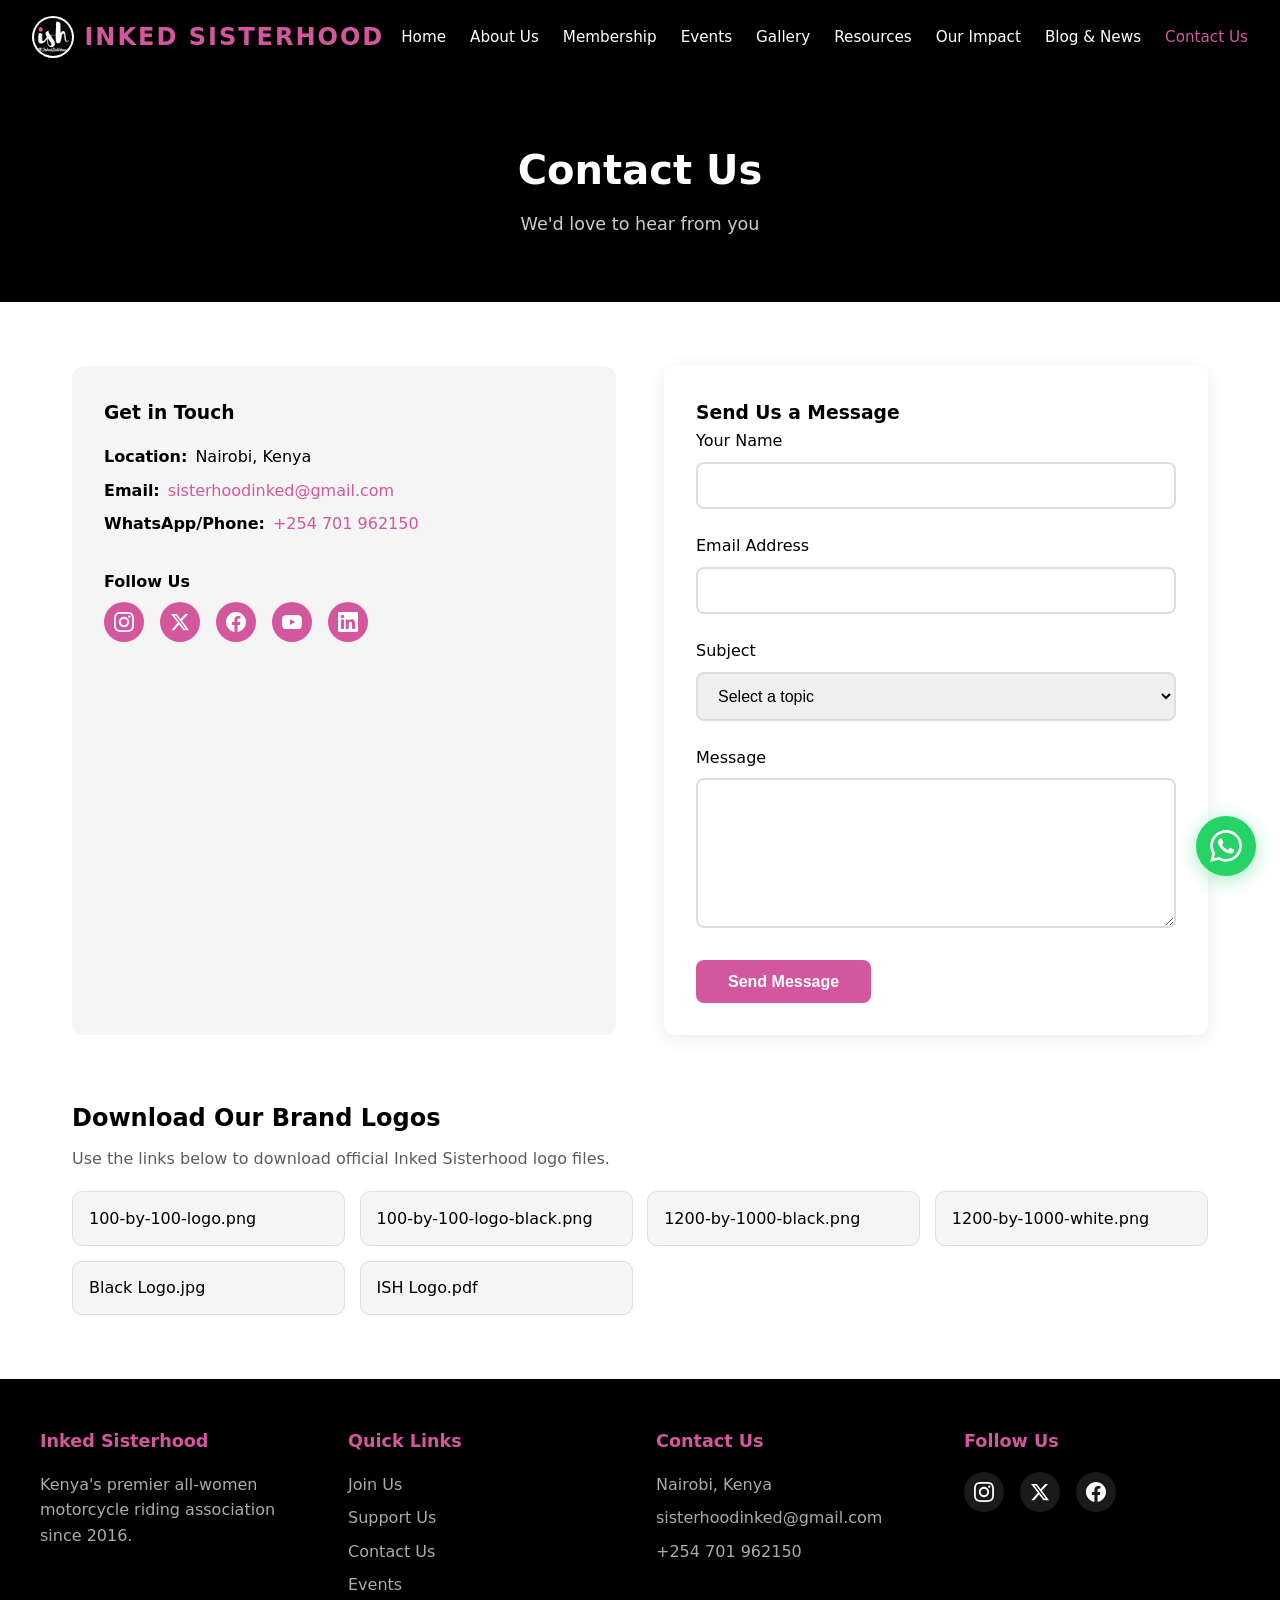
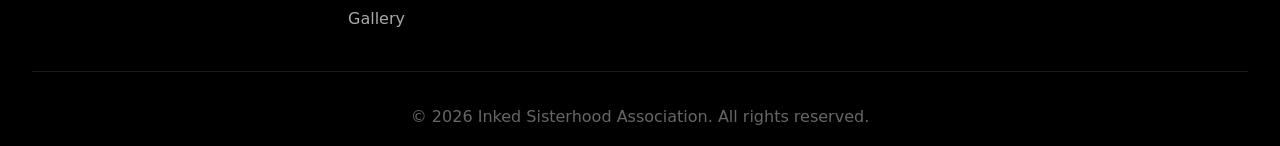
<file: public/contact.html>
<!DOCTYPE html>
<html lang="en">
<head>
  <meta charset="UTF-8" />
  <meta name="viewport" content="width=device-width, initial-scale=1.0" />
  <meta name="description" content="Contact Inked Sisterhood Association — send us a message, find our social media, or reach us on WhatsApp." />
  <title>Contact Us | Inked Sisterhood Association</title>
  <link rel="stylesheet" href="./style.css" />
</head>
<body>
  <header>
    <nav class="navbar">
      <a href="./index.html" class="logo"><img src="./assets/100-by-100-logo-black.png" alt="Inked Sisterhood logo" class="nav-logo-image" /><span>Inked Sisterhood</span></a>
      <button class="menu-toggle" aria-label="Toggle menu"><span></span><span></span><span></span></button>
      <ul class="nav-links">
        <li><a href="./index.html">Home</a></li>
        <li><a href="./about.html">About Us</a></li>
        <li><a href="./membership.html">Membership</a></li>
        <li><a href="./events.html">Events</a></li>
        <li><a href="./gallery.html">Gallery</a></li>
        <li><a href="./resources.html">Resources</a></li>
        <li><a href="./impact.html">Our Impact</a></li>
        <li><a href="./blog.html">Blog &amp; News</a></li>
        <li><a href="./contact.html" class="active">Contact Us</a></li>
      </ul>
    </nav>
  </header>
  <main>
    <section class="page-header">
      <h1>Contact Us</h1>
      <p>We'd love to hear from you</p>
    </section>
    <section class="contact-grid">
      <div class="contact-info">
        <h3>Get in Touch</h3>
        <p><strong>Location:</strong> Nairobi, Kenya</p>
        <p><strong>Email:</strong> <a href="mailto:sisterhoodinked@gmail.com" style="color:var(--secondary);">sisterhoodinked@gmail.com</a></p>
        <p><strong>WhatsApp/Phone:</strong> <a href="https://wa.me/254701962150" style="color:var(--secondary);">+254 701 962150</a></p>
        <h4 style="margin-top:2rem;">Follow Us</h4>
        <div class="footer-socials" style="margin-top:0.5rem;">
          <a href="https://www.instagram.com/inkedsisterhood/" target="_blank" aria-label="Instagram" style="background:var(--secondary);"><svg viewBox="0 0 24 24"><path d="M12 2.163c3.204 0 3.584.012 4.85.07 3.252.148 4.771 1.691 4.919 4.919.058 1.265.069 1.645.069 4.849 0 3.205-.012 3.584-.069 4.849-.149 3.225-1.664 4.771-4.919 4.919-1.266.058-1.644.07-4.85.07-3.204 0-3.584-.012-4.849-.07-3.26-.149-4.771-1.699-4.919-4.92-.058-1.265-.07-1.644-.07-4.849 0-3.204.013-3.583.07-4.849.149-3.227 1.664-4.771 4.919-4.919 1.266-.057 1.645-.069 4.849-.069zm0-2.163c-3.259 0-3.667.014-4.947.072-4.358.2-6.78 2.618-6.98 6.98-.059 1.281-.073 1.689-.073 4.948 0 3.259.014 3.668.072 4.948.2 4.358 2.618 6.78 6.98 6.98 1.281.058 1.689.072 4.948.072 3.259 0 3.668-.014 4.948-.072 4.354-.2 6.782-2.618 6.979-6.98.059-1.28.073-1.689.073-4.948 0-3.259-.014-3.667-.072-4.947-.196-4.354-2.617-6.78-6.979-6.98-1.281-.059-1.69-.073-4.949-.073zm0 5.838c-3.403 0-6.162 2.759-6.162 6.162s2.759 6.163 6.162 6.163 6.162-2.759 6.162-6.163c0-3.403-2.759-6.162-6.162-6.162zm0 10.162c-2.209 0-4-1.79-4-4 0-2.209 1.791-4 4-4s4 1.791 4 4c0 2.21-1.791 4-4 4zm6.406-11.845c-.796 0-1.441.645-1.441 1.44s.645 1.44 1.441 1.44c.795 0 1.439-.645 1.439-1.44s-.644-1.44-1.439-1.44z"/></svg></a>
          <a href="https://x.com/InkedSisterhood" target="_blank" aria-label="X" style="background:var(--secondary);"><svg viewBox="0 0 24 24"><path d="M18.244 2.25h3.308l-7.227 8.26 8.502 11.24H16.17l-5.214-6.817L4.99 21.75H1.68l7.73-8.835L1.254 2.25H8.08l4.713 6.231zm-1.161 17.52h1.833L7.084 4.126H5.117z"/></svg></a>
          <a href="https://www.facebook.com/Inkedsisterhood/" target="_blank" aria-label="Facebook" style="background:var(--secondary);"><svg viewBox="0 0 24 24"><path d="M24 12.073c0-6.627-5.373-12-12-12s-12 5.373-12 12c0 5.99 4.388 10.954 10.125 11.854v-8.385H7.078v-3.47h3.047V9.43c0-3.007 1.792-4.669 4.533-4.669 1.312 0 2.686.235 2.686.235v2.953H15.83c-1.491 0-1.956.925-1.956 1.874v2.25h3.328l-.532 3.47h-2.796v8.385C19.612 23.027 24 18.062 24 12.073z"/></svg></a>
          <a href="https://www.youtube.com/@inkedsisterhood" target="_blank" aria-label="YouTube" style="background:var(--secondary);"><svg viewBox="0 0 24 24"><path d="M23.498 6.186a3.016 3.016 0 0 0-2.122-2.136C19.505 3.545 12 3.545 12 3.545s-7.505 0-9.377.505A3.017 3.017 0 0 0 .502 6.186C0 8.07 0 12 0 12s0 3.93.502 5.814a3.016 3.016 0 0 0 2.122 2.136c1.871.505 9.376.505 9.376.505s7.505 0 9.377-.505a3.015 3.015 0 0 0 2.122-2.136C24 15.93 24 12 24 12s0-3.93-.502-5.814zM9.545 15.568V8.432L15.818 12l-6.273 3.568z"/></svg></a>
          <a href="https://www.linkedin.com/in/inked-sisterhood-7854083a7/" target="_blank" aria-label="LinkedIn" style="background:var(--secondary);"><svg viewBox="0 0 24 24"><path d="M20.447 20.452h-3.554v-5.569c0-1.328-.027-3.037-1.852-3.037-1.853 0-2.136 1.445-2.136 2.939v5.667H9.351V9h3.414v1.561h.046c.477-.9 1.637-1.85 3.37-1.85 3.601 0 4.267 2.37 4.267 5.455v6.286zM5.337 7.433c-1.144 0-2.063-.926-2.063-2.065 0-1.138.92-2.063 2.063-2.063 1.14 0 2.064.925 2.064 2.063 0 1.139-.925 2.065-2.064 2.065zm1.782 13.019H3.555V9h3.564v11.452zM22.225 0H1.771C.792 0 0 .774 0 1.729v20.542C0 23.227.792 24 1.771 24h20.451C23.2 24 24 23.227 24 22.271V1.729C24 .774 23.2 0 22.222 0h.003z"/></svg></a>
        </div>
      </div>
      <div class="contact-form">
        <h3>Send Us a Message</h3>
        <form action="https://formspree.io/f/xpzvqkdl" method="POST">
          <input type="hidden" name="_to" value="sisterhoodinked@gmail.com" />
          <div class="form-group"><label for="name">Your Name</label><input type="text" id="name" name="name" required /></div>
          <div class="form-group"><label for="email">Email Address</label><input type="email" id="email" name="email" required /></div>
          <div class="form-group">
            <label for="subject">Subject</label>
            <select id="subject" name="subject">
              <option value="">Select a topic</option>
              <option value="membership">Membership Inquiry</option>
              <option value="events">Events</option>
              <option value="partnership">Partnership</option>
              <option value="media">Media Inquiry</option>
              <option value="general">General Inquiry</option>
            </select>
          </div>
          <div class="form-group"><label for="message">Message</label><textarea id="message" name="message" required></textarea></div>
          <button type="submit" class="btn">Send Message</button>
        </form>
      </div>
    </section>
    <section class="brand-assets" aria-labelledby="brand-assets-title">
      <h2 id="brand-assets-title">Download Our Brand Logos</h2>
      <p>Use the links below to download official Inked Sisterhood logo files.</p>
      <div class="brand-assets-list" role="list">
        <a role="listitem" href="./assets/100-by-100-logo.png" download>100-by-100-logo.png</a>
        <a role="listitem" href="./assets/100-by-100-logo-black.png" download>100-by-100-logo-black.png</a>
        <a role="listitem" href="./assets/1200-by-1000-black.png" download>1200-by-1000-black.png</a>
        <a role="listitem" href="./assets/1200-by-1000-white.png" download>1200-by-1000-white.png</a>
        <a role="listitem" href="./assets/Black%20Logo.jpg" download>Black Logo.jpg</a>
        <a role="listitem" href="./assets/ISH%20Logo.pdf" download>ISH Logo.pdf</a>
      </div>
    </section>
  </main>
  <footer>
    <div class="footer-content">
      <div class="footer-section"><h4>Inked Sisterhood</h4><p>Kenya's premier all-women motorcycle riding association since 2016.</p></div>
      <div class="footer-section"><h4>Quick Links</h4><a href="./membership.html">Join Us</a><a href="./impact.html">Support Us</a><a href="./contact.html">Contact Us</a><a href="./events.html">Events</a><a href="./gallery.html">Gallery</a></div>
      <div class="footer-section"><h4>Contact Us</h4><p>Nairobi, Kenya</p><p>sisterhoodinked@gmail.com</p><p>+254 701 962150</p></div>
      <div class="footer-section"><h4>Follow Us</h4><div class="footer-socials">
        <a href="https://www.instagram.com/inkedsisterhood/" target="_blank" aria-label="Instagram"><svg viewBox="0 0 24 24"><path d="M12 2.163c3.204 0 3.584.012 4.85.07 3.252.148 4.771 1.691 4.919 4.919.058 1.265.069 1.645.069 4.849 0 3.205-.012 3.584-.069 4.849-.149 3.225-1.664 4.771-4.919 4.919-1.266.058-1.644.07-4.85.07-3.204 0-3.584-.012-4.849-.07-3.26-.149-4.771-1.699-4.919-4.92-.058-1.265-.07-1.644-.07-4.849 0-3.204.013-3.583.07-4.849.149-3.227 1.664-4.771 4.919-4.919 1.266-.057 1.645-.069 4.849-.069zm0-2.163c-3.259 0-3.667.014-4.947.072-4.358.2-6.78 2.618-6.98 6.98-.059 1.281-.073 1.689-.073 4.948 0 3.259.014 3.668.072 4.948.2 4.358 2.618 6.78 6.98 6.98 1.281.058 1.689.072 4.948.072 3.259 0 3.668-.014 4.948-.072 4.354-.2 6.782-2.618 6.979-6.98.059-1.28.073-1.689.073-4.948 0-3.259-.014-3.667-.072-4.947-.196-4.354-2.617-6.78-6.979-6.98-1.281-.059-1.69-.073-4.949-.073zm0 5.838c-3.403 0-6.162 2.759-6.162 6.162s2.759 6.163 6.162 6.163 6.162-2.759 6.162-6.163c0-3.403-2.759-6.162-6.162-6.162zm0 10.162c-2.209 0-4-1.79-4-4 0-2.209 1.791-4 4-4s4 1.791 4 4c0 2.21-1.791 4-4 4zm6.406-11.845c-.796 0-1.441.645-1.441 1.44s.645 1.44 1.441 1.44c.795 0 1.439-.645 1.439-1.44s-.644-1.44-1.439-1.44z"/></svg></a>
        <a href="https://x.com/InkedSisterhood" target="_blank" aria-label="X"><svg viewBox="0 0 24 24"><path d="M18.244 2.25h3.308l-7.227 8.26 8.502 11.24H16.17l-5.214-6.817L4.99 21.75H1.68l7.73-8.835L1.254 2.25H8.08l4.713 6.231zm-1.161 17.52h1.833L7.084 4.126H5.117z"/></svg></a>
        <a href="https://www.facebook.com/Inkedsisterhood/" target="_blank" aria-label="Facebook"><svg viewBox="0 0 24 24"><path d="M24 12.073c0-6.627-5.373-12-12-12s-12 5.373-12 12c0 5.99 4.388 10.954 10.125 11.854v-8.385H7.078v-3.47h3.047V9.43c0-3.007 1.792-4.669 4.533-4.669 1.312 0 2.686.235 2.686.235v2.953H15.83c-1.491 0-1.956.925-1.956 1.874v2.25h3.328l-.532 3.47h-2.796v8.385C19.612 23.027 24 18.062 24 12.073z"/></svg></a>
      </div></div>
    </div>
    <div class="footer-bottom"><p>&copy; 2026 Inked Sisterhood Association. All rights reserved.</p></div>
  </footer>
  <div id="whatsapp-widget"><a href="https://wa.me/254701962150" target="_blank" aria-label="WhatsApp"><svg viewBox="0 0 24 24"><path d="M17.472 14.382c-.297-.149-1.758-.867-2.03-.967-.273-.099-.471-.148-.67.15-.197.297-.767.966-.94 1.164-.173.199-.347.223-.644.075-.297-.15-1.255-.463-2.39-1.475-.883-.788-1.48-1.761-1.653-2.059-.173-.297-.018-.458.13-.606.134-.133.298-.347.446-.52.149-.174.198-.298.298-.497.099-.198.05-.371-.025-.52-.075-.149-.669-1.612-.916-2.207-.242-.579-.487-.5-.669-.51-.173-.008-.371-.01-.57-.01-.198 0-.52.074-.792.372-.272.297-1.04 1.016-1.04 2.479 0 1.462 1.065 2.875 1.213 3.074.149.198 2.096 3.2 5.077 4.487.709.306 1.262.489 1.694.625.712.227 1.36.195 1.871.118.571-.085 1.758-.719 2.006-1.413.248-.694.248-1.289.173-1.413-.074-.124-.272-.198-.57-.347m-5.421 7.403h-.004a9.87 9.87 0 01-5.031-1.378l-.361-.214-3.741.982.998-3.648-.235-.374a9.86 9.86 0 01-1.51-5.26c.001-5.45 4.436-9.884 9.888-9.884 2.64 0 5.122 1.03 6.988 2.898a9.825 9.825 0 012.893 6.994c-.003 5.45-4.437 9.884-9.885 9.884m8.413-18.297A11.815 11.815 0 0012.05 0C5.495 0 .16 5.335.157 11.892c0 2.096.547 4.142 1.588 5.945L.057 24l6.305-1.654a11.882 11.882 0 005.683 1.448h.005c6.554 0 11.89-5.335 11.893-11.893a11.821 11.821 0 00-3.48-8.413z"/></svg></a></div>
  <script src="./main.js"></script>
</body>
</html>
</file>
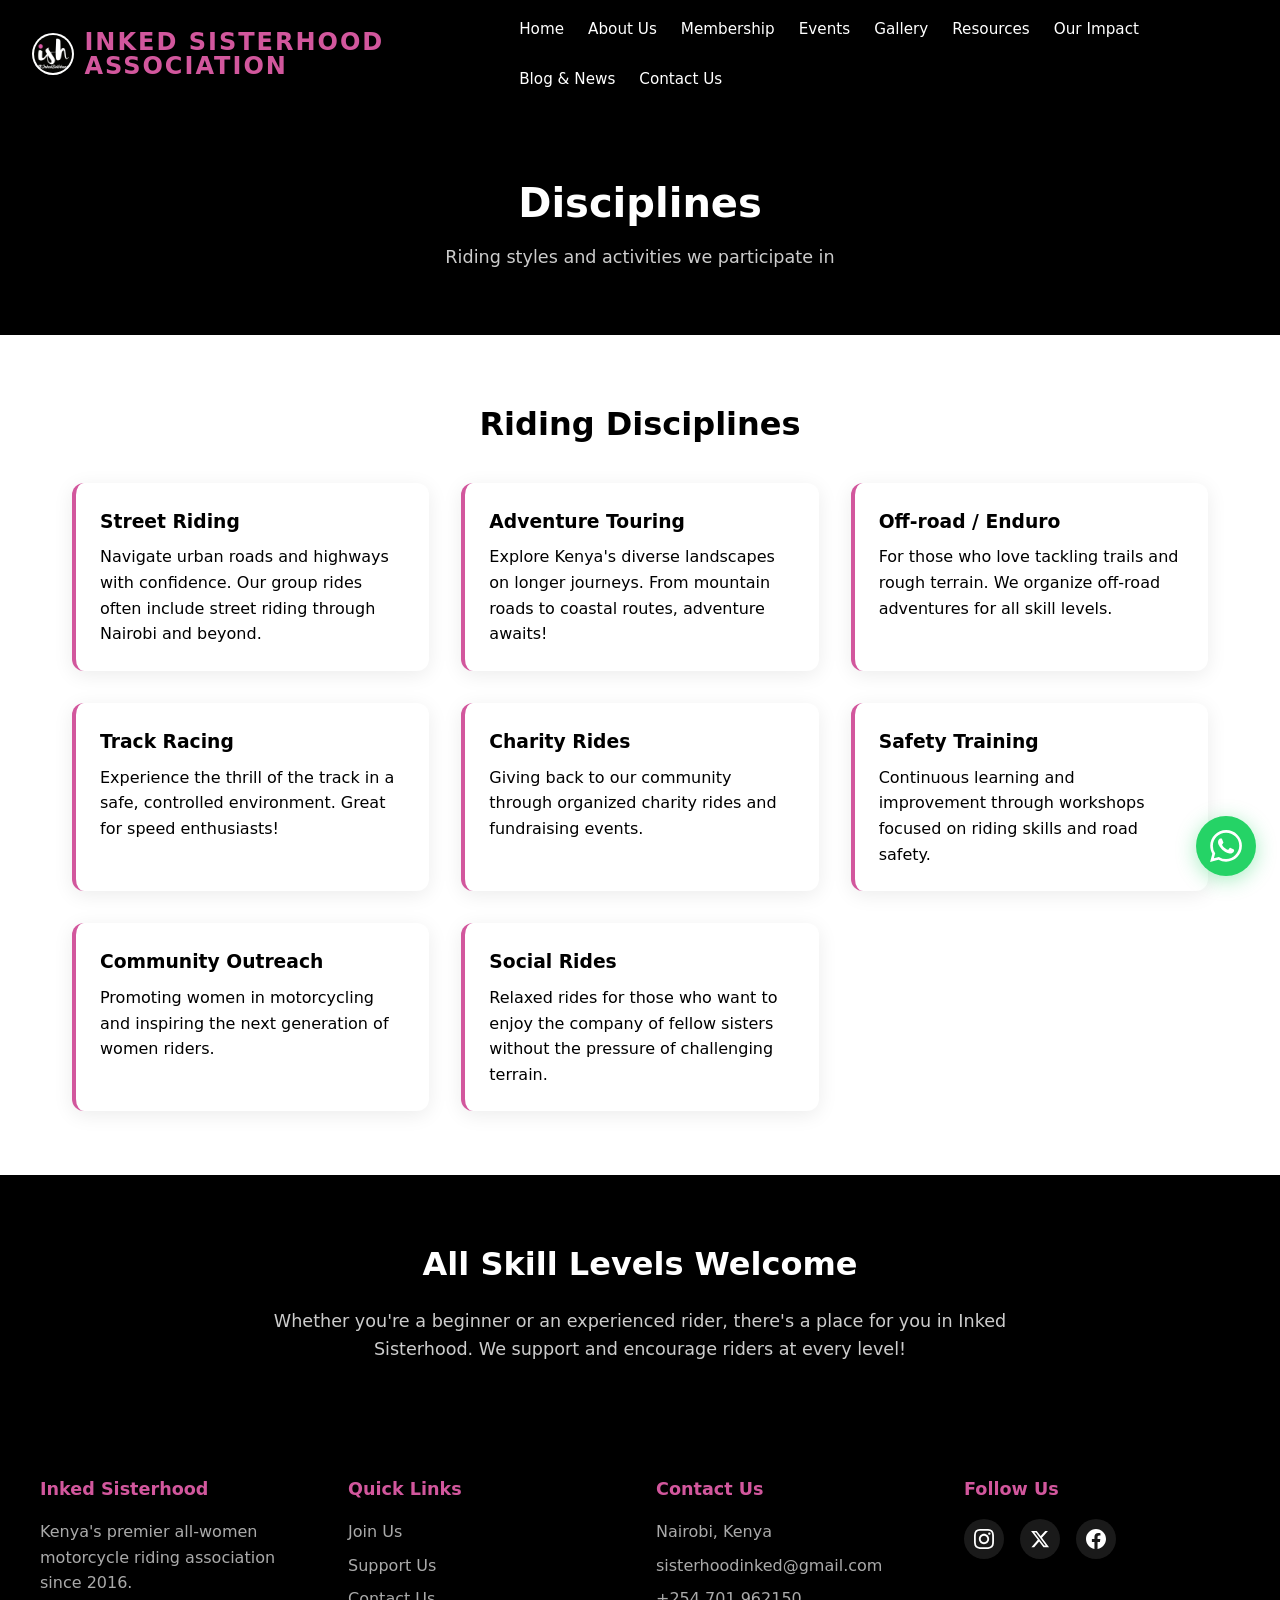
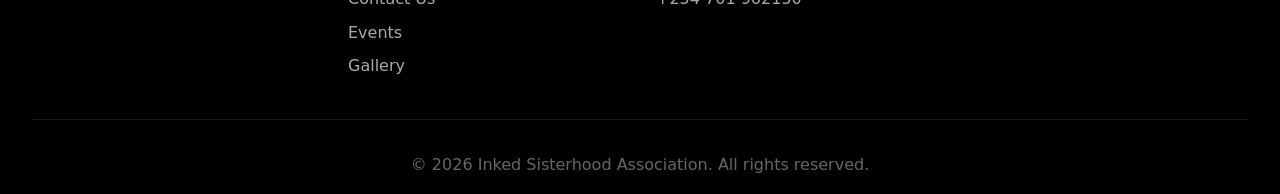
<file: public/disciplines.html>
<!DOCTYPE html>
<html lang="en">
<head>
  <meta charset="UTF-8" />
  <meta name="viewport" content="width=device-width, initial-scale=1.0" />
  <title>Disciplines | Inked Sisterhood Association</title>
  <link rel="stylesheet" href="./style.css" />
</head>
<body>
  <header>
    <nav class="navbar">
      <a href="./index.html" class="logo"><img src="./assets/100-by-100-logo-black.png" alt="Inked Sisterhood logo" class="nav-logo-image" /><span>Inked Sisterhood Association</span></a>
      <button class="menu-toggle" aria-label="Toggle menu"><span></span><span></span><span></span></button>
      <ul class="nav-links">
        <li><a href="./index.html">Home</a></li>
        <li><a href="./about.html">About Us</a></li>
        <li><a href="./membership.html">Membership</a></li>
        <li><a href="./events.html">Events</a></li>
        <li><a href="./gallery.html">Gallery</a></li>
        <li><a href="./resources.html">Resources</a></li>
        <li><a href="./impact.html">Our Impact</a></li>
        <li><a href="./blog.html">Blog &amp; News</a></li>
        <li><a href="./contact.html">Contact Us</a></li>
      </ul>
    </nav>
  </header>

  <main>
    <section class="page-header">
      <h1>Disciplines</h1>
      <p>Riding styles and activities we participate in</p>
    </section>

    <section class="container">
      <h2 class="section-title">Riding Disciplines</h2>

      <div class="grid">
        <div class="discipline-card">
          <div class="discipline-content">
            <h3>Street Riding</h3>
            <p>Navigate urban roads and highways with confidence. Our group rides often include street riding through Nairobi and beyond.</p>
          </div>
        </div>

        <div class="discipline-card">
          <div class="discipline-content">
            <h3>Adventure Touring</h3>
            <p>Explore Kenya's diverse landscapes on longer journeys. From mountain roads to coastal routes, adventure awaits!</p>
          </div>
        </div>

        <div class="discipline-card">
          <div class="discipline-content">
            <h3>Off-road / Enduro</h3>
            <p>For those who love tackling trails and rough terrain. We organize off-road adventures for all skill levels.</p>
          </div>
        </div>

        <div class="discipline-card">
          <div class="discipline-content">
            <h3>Track Racing</h3>
            <p>Experience the thrill of the track in a safe, controlled environment. Great for speed enthusiasts!</p>
          </div>
        </div>

        <div class="discipline-card">
          <div class="discipline-content">
            <h3>Charity Rides</h3>
            <p>Giving back to our community through organized charity rides and fundraising events.</p>
          </div>
        </div>

        <div class="discipline-card">
          <div class="discipline-content">
            <h3>Safety Training</h3>
            <p>Continuous learning and improvement through workshops focused on riding skills and road safety.</p>
          </div>
        </div>

        <div class="discipline-card">
          <div class="discipline-content">
            <h3>Community Outreach</h3>
            <p>Promoting women in motorcycling and inspiring the next generation of women riders.</p>
          </div>
        </div>

        <div class="discipline-card">
          <div class="discipline-content">
            <h3>Social Rides</h3>
            <p>Relaxed rides for those who want to enjoy the company of fellow sisters without the pressure of challenging terrain.</p>
          </div>
        </div>
      </div>
    </section>

    <section class="intro" style="background: var(--primary); color: var(--light);">
      <h2 style="color: var(--light);">All Skill Levels Welcome</h2>
      <p style="color: #ccc;">Whether you're a beginner or an experienced rider, there's a place for you in Inked Sisterhood. We support and encourage riders at every level!</p>
    </section>
  </main>

  <footer>
    <div class="footer-content">
      <div class="footer-section"><h4>Inked Sisterhood</h4><p>Kenya's premier all-women motorcycle riding association since 2016.</p></div>
      <div class="footer-section"><h4>Quick Links</h4><a href="./membership.html">Join Us</a><a href="./impact.html">Support Us</a><a href="./contact.html">Contact Us</a><a href="./events.html">Events</a><a href="./gallery.html">Gallery</a></div>
      <div class="footer-section"><h4>Contact Us</h4><p>Nairobi, Kenya</p><p>sisterhoodinked@gmail.com</p><p>+254 701 962150</p></div>
      <div class="footer-section"><h4>Follow Us</h4><div class="footer-socials">
        <a href="https://www.instagram.com/inkedsisterhood/" target="_blank" aria-label="Instagram"><svg viewBox="0 0 24 24"><path d="M12 2.163c3.204 0 3.584.012 4.85.07 3.252.148 4.771 1.691 4.919 4.919.058 1.265.069 1.645.069 4.849 0 3.205-.012 3.584-.069 4.849-.149 3.225-1.664 4.771-4.919 4.919-1.266.058-1.644.07-4.85.07-3.204 0-3.584-.012-4.849-.07-3.26-.149-4.771-1.699-4.919-4.92-.058-1.265-.07-1.644-.07-4.849 0-3.204.013-3.583.07-4.849.149-3.227 1.664-4.771 4.919-4.919 1.266-.057 1.645-.069 4.849-.069zm0-2.163c-3.259 0-3.667.014-4.947.072-4.358.2-6.78 2.618-6.98 6.98-.059 1.281-.073 1.689-.073 4.948 0 3.259.014 3.668.072 4.948.2 4.358 2.618 6.78 6.98 6.98 1.281.058 1.689.072 4.948.072 3.259 0 3.668-.014 4.948-.072 4.354-.2 6.782-2.618 6.979-6.98.059-1.28.073-1.689.073-4.948 0-3.259-.014-3.667-.072-4.947-.196-4.354-2.617-6.78-6.979-6.98-1.281-.059-1.69-.073-4.949-.073zm0 5.838c-3.403 0-6.162 2.759-6.162 6.162s2.759 6.163 6.162 6.163 6.162-2.759 6.162-6.163c0-3.403-2.759-6.162-6.162-6.162zm0 10.162c-2.209 0-4-1.79-4-4 0-2.209 1.791-4 4-4s4 1.791 4 4c0 2.21-1.791 4-4 4zm6.406-11.845c-.796 0-1.441.645-1.441 1.44s.645 1.44 1.441 1.44c.795 0 1.439-.645 1.439-1.44s-.644-1.44-1.439-1.44z"/></svg></a>
        <a href="https://x.com/InkedSisterhood" target="_blank" aria-label="X"><svg viewBox="0 0 24 24"><path d="M18.244 2.25h3.308l-7.227 8.26 8.502 11.24H16.17l-5.214-6.817L4.99 21.75H1.68l7.73-8.835L1.254 2.25H8.08l4.713 6.231zm-1.161 17.52h1.833L7.084 4.126H5.117z"/></svg></a>
        <a href="https://www.facebook.com/Inkedsisterhood/" target="_blank" aria-label="Facebook"><svg viewBox="0 0 24 24"><path d="M24 12.073c0-6.627-5.373-12-12-12s-12 5.373-12 12c0 5.99 4.388 10.954 10.125 11.854v-8.385H7.078v-3.47h3.047V9.43c0-3.007 1.792-4.669 4.533-4.669 1.312 0 2.686.235 2.686.235v2.953H15.83c-1.491 0-1.956.925-1.956 1.874v2.25h3.328l-.532 3.47h-2.796v8.385C19.612 23.027 24 18.062 24 12.073z"/></svg></a>
      </div></div>
    </div>
    <div class="footer-bottom"><p>&copy; 2026 Inked Sisterhood Association. All rights reserved.</p></div>
  </footer>
  <div id="whatsapp-widget"><a href="https://wa.me/254701962150" target="_blank" aria-label="WhatsApp"><svg viewBox="0 0 24 24"><path d="M17.472 14.382c-.297-.149-1.758-.867-2.03-.967-.273-.099-.471-.148-.67.15-.197.297-.767.966-.94 1.164-.173.199-.347.223-.644.075-.297-.15-1.255-.463-2.39-1.475-.883-.788-1.48-1.761-1.653-2.059-.173-.297-.018-.458.13-.606.134-.133.298-.347.446-.52.149-.174.198-.298.298-.497.099-.198.05-.371-.025-.52-.075-.149-.669-1.612-.916-2.207-.242-.579-.487-.5-.669-.51-.173-.008-.371-.01-.57-.01-.198 0-.52.074-.792.372-.272.297-1.04 1.016-1.04 2.479 0 1.462 1.065 2.875 1.213 3.074.149.198 2.096 3.2 5.077 4.487.709.306 1.262.489 1.694.625.712.227 1.36.195 1.871.118.571-.085 1.758-.719 2.006-1.413.248-.694.248-1.289.173-1.413-.074-.124-.272-.198-.57-.347m-5.421 7.403h-.004a9.87 9.87 0 01-5.031-1.378l-.361-.214-3.741.982.998-3.648-.235-.374a9.86 9.86 0 01-1.51-5.26c.001-5.45 4.436-9.884 9.888-9.884 2.64 0 5.122 1.03 6.988 2.898a9.825 9.825 0 012.893 6.994c-.003 5.45-4.437 9.884-9.885 9.884m8.413-18.297A11.815 11.815 0 0012.05 0C5.495 0 .16 5.335.157 11.892c0 2.096.547 4.142 1.588 5.945L.057 24l6.305-1.654a11.882 11.882 0 005.683 1.448h.005c6.554 0 11.89-5.335 11.893-11.893a11.821 11.821 0 00-3.48-8.413z"/></svg></a></div>
  <script src="./main.js"></script>
</body>
</html>
</file>
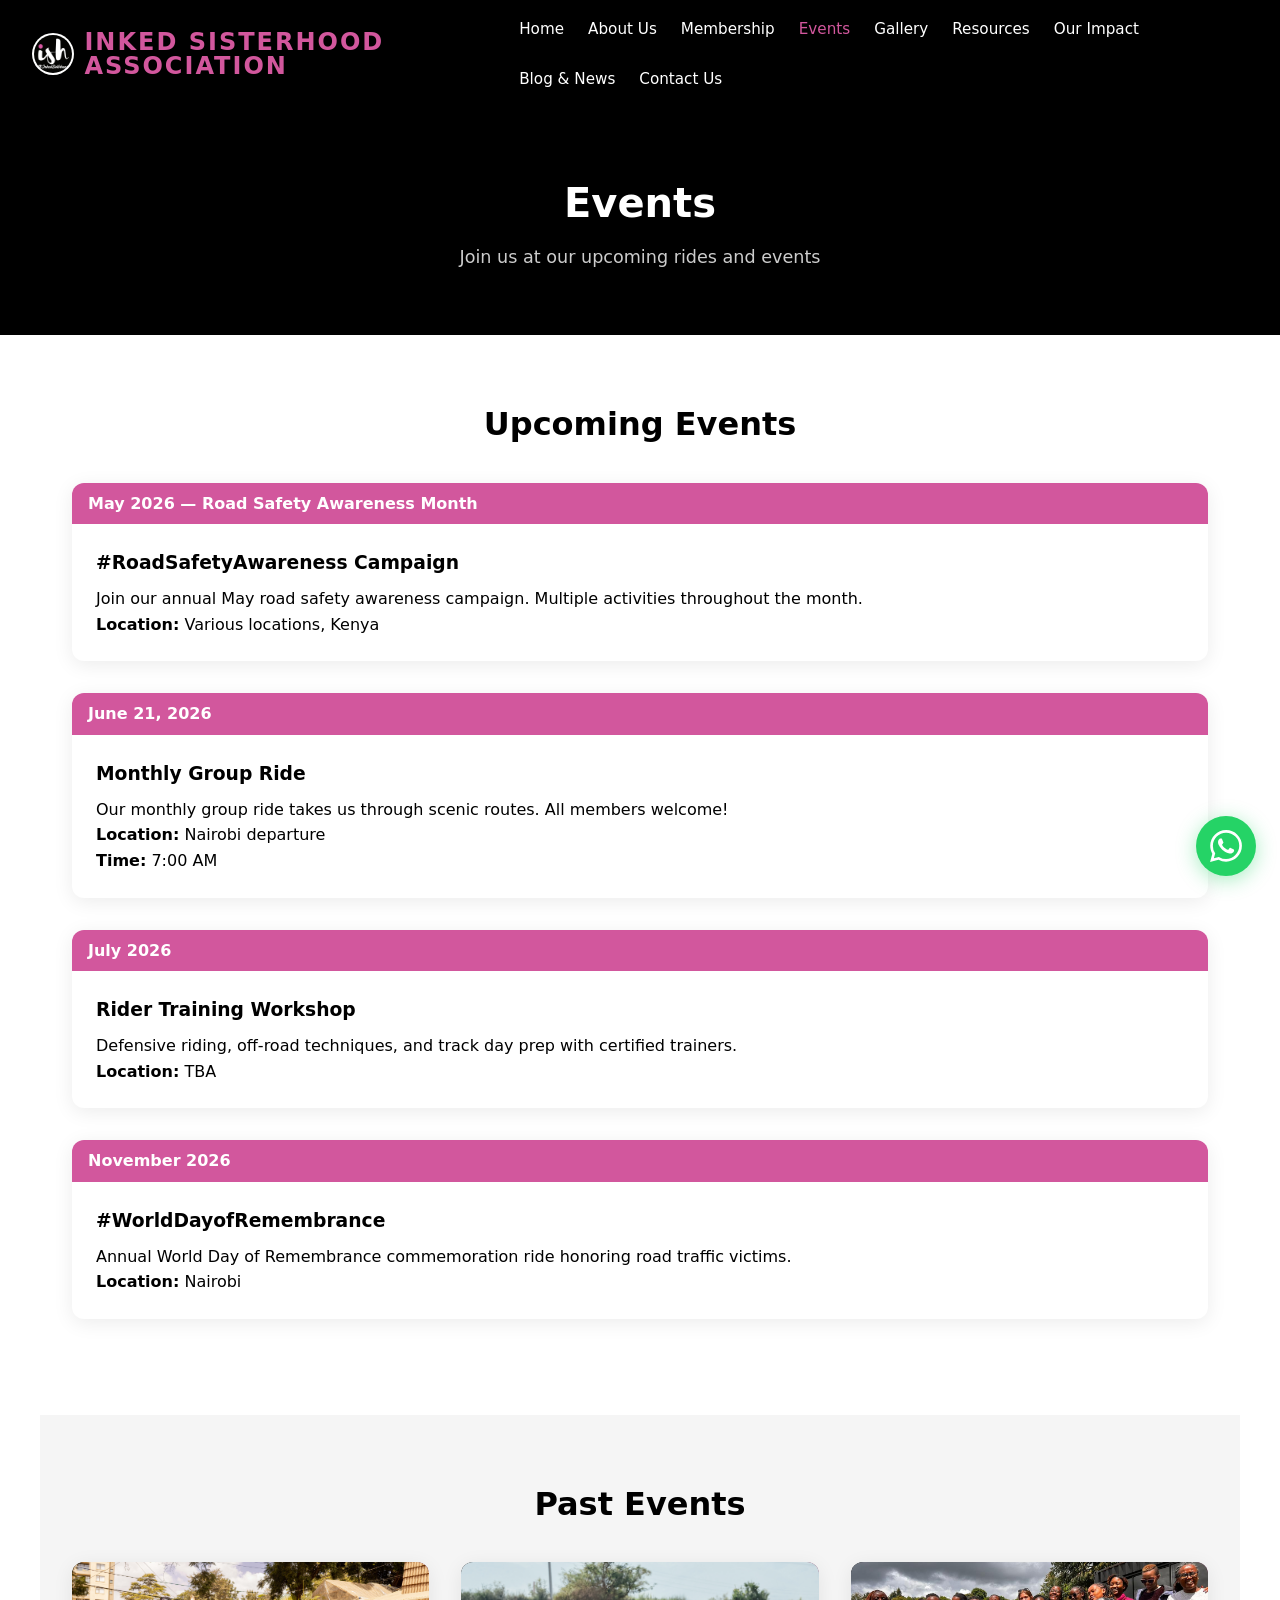
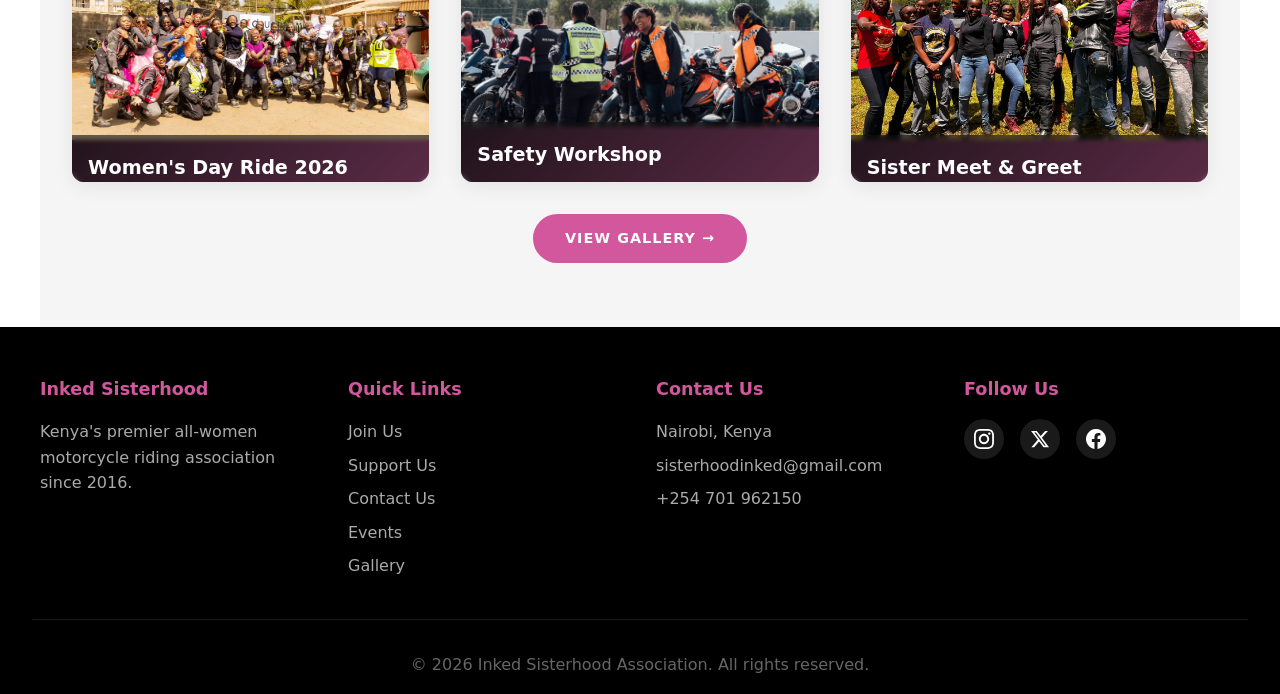
<file: public/events.html>
<!DOCTYPE html>
<html lang="en">
<head>
  <meta charset="UTF-8" />
  <meta name="viewport" content="width=device-width, initial-scale=1.0" />
  <meta name="description" content="Inked Sisterhood events — upcoming rides, workshops, charity events, and past event archives." />
  <title>Events | Inked Sisterhood Association</title>
  <link rel="stylesheet" href="./style.css" />
</head>
<body>
  <header>
    <nav class="navbar">
      <a href="./index.html" class="logo"><img src="./assets/100-by-100-logo-black.png" alt="Inked Sisterhood logo" class="nav-logo-image" /><span>Inked Sisterhood Association</span></a>
      <button class="menu-toggle" aria-label="Toggle menu"><span></span><span></span><span></span></button>
      <ul class="nav-links">
        <li><a href="./index.html">Home</a></li>
        <li><a href="./about.html">About Us</a></li>
        <li><a href="./membership.html">Membership</a></li>
        <li><a href="./events.html" class="active">Events</a></li>
        <li><a href="./gallery.html">Gallery</a></li>
        <li><a href="./resources.html">Resources</a></li>
        <li><a href="./impact.html">Our Impact</a></li>
        <li><a href="./blog.html">Blog &amp; News</a></li>
        <li><a href="./contact.html">Contact Us</a></li>
      </ul>
    </nav>
  </header>
  <main>
    <section class="page-header">
      <h1>Events</h1>
      <p>Join us at our upcoming rides and events</p>
    </section>
    <section class="container">
      <h2 class="section-title">Upcoming Events</h2>
      <div class="event-card"><div class="event-date">May 2026 — Road Safety Awareness Month</div><div class="event-content"><h3>#RoadSafetyAwareness Campaign</h3><p>Join our annual May road safety awareness campaign. Multiple activities throughout the month.</p><p><strong>Location:</strong> Various locations, Kenya</p></div></div>
      <div class="event-card"><div class="event-date">June 21, 2026</div><div class="event-content"><h3>Monthly Group Ride</h3><p>Our monthly group ride takes us through scenic routes. All members welcome!</p><p><strong>Location:</strong> Nairobi departure</p><p><strong>Time:</strong> 7:00 AM</p></div></div>
      <div class="event-card"><div class="event-date">July 2026</div><div class="event-content"><h3>Rider Training Workshop</h3><p>Defensive riding, off-road techniques, and track day prep with certified trainers.</p><p><strong>Location:</strong> TBA</p></div></div>
      <div class="event-card"><div class="event-date">November 2026</div><div class="event-content"><h3>#WorldDayofRemembrance</h3><p>Annual World Day of Remembrance commemoration ride honoring road traffic victims.</p><p><strong>Location:</strong> Nairobi</p></div></div>
    </section>
    <section class="container" style="background:var(--gray);">
      <h2 class="section-title">Past Events</h2>
      <div class="grid">
        <div class="card"><div class="card-image card-image-overlay"><img src="./assets/GRP ride 1.jpg" alt="Past ride" class="event-img" /><div class="img-text-overlay"><h3>Women's Day Ride 2026</h3><p>Scenic ride from Nairobi to Naivasha</p></div></div></div>
        <div class="card"><div class="card-image card-image-overlay"><img src="./assets/GRP casual.jpg" alt="Safety workshop" class="event-img" /><div class="img-text-overlay"><h3>Safety Workshop</h3><p>Comprehensive riding techniques session</p></div></div></div>
        <div class="card"><div class="card-image card-image-overlay"><img src="./assets/GRP on a break 2.jpeg" alt="Meet and greet" class="event-img" /><div class="img-text-overlay"><h3>Sister Meet &amp; Greet</h3><p>Building friendships beyond the road</p></div></div></div>
      </div>
      <p style="text-align:center; margin-top:2rem;"><a href="./gallery.html" class="cta-btn" style="font-size:0.9rem; padding:0.8rem 2rem;">View Gallery →</a></p>
    </section>
  </main>
  <footer>
    <div class="footer-content">
      <div class="footer-section"><h4>Inked Sisterhood</h4><p>Kenya's premier all-women motorcycle riding association since 2016.</p></div>
      <div class="footer-section"><h4>Quick Links</h4><a href="./membership.html">Join Us</a><a href="./impact.html">Support Us</a><a href="./contact.html">Contact Us</a><a href="./events.html">Events</a><a href="./gallery.html">Gallery</a></div>
      <div class="footer-section"><h4>Contact Us</h4><p>Nairobi, Kenya</p><p>sisterhoodinked@gmail.com</p><p>+254 701 962150</p></div>
      <div class="footer-section"><h4>Follow Us</h4><div class="footer-socials">
        <a href="https://www.instagram.com/inkedsisterhood/" target="_blank" aria-label="Instagram"><svg viewBox="0 0 24 24"><path d="M12 2.163c3.204 0 3.584.012 4.85.07 3.252.148 4.771 1.691 4.919 4.919.058 1.265.069 1.645.069 4.849 0 3.205-.012 3.584-.069 4.849-.149 3.225-1.664 4.771-4.919 4.919-1.266.058-1.644.07-4.85.07-3.204 0-3.584-.012-4.849-.07-3.26-.149-4.771-1.699-4.919-4.92-.058-1.265-.07-1.644-.07-4.849 0-3.204.013-3.583.07-4.849.149-3.227 1.664-4.771 4.919-4.919 1.266-.057 1.645-.069 4.849-.069zm0-2.163c-3.259 0-3.667.014-4.947.072-4.358.2-6.78 2.618-6.98 6.98-.059 1.281-.073 1.689-.073 4.948 0 3.259.014 3.668.072 4.948.2 4.358 2.618 6.78 6.98 6.98 1.281.058 1.689.072 4.948.072 3.259 0 3.668-.014 4.948-.072 4.354-.2 6.782-2.618 6.979-6.98.059-1.28.073-1.689.073-4.948 0-3.259-.014-3.667-.072-4.947-.196-4.354-2.617-6.78-6.979-6.98-1.281-.059-1.69-.073-4.949-.073zm0 5.838c-3.403 0-6.162 2.759-6.162 6.162s2.759 6.163 6.162 6.163 6.162-2.759 6.162-6.163c0-3.403-2.759-6.162-6.162-6.162zm0 10.162c-2.209 0-4-1.79-4-4 0-2.209 1.791-4 4-4s4 1.791 4 4c0 2.21-1.791 4-4 4zm6.406-11.845c-.796 0-1.441.645-1.441 1.44s.645 1.44 1.441 1.44c.795 0 1.439-.645 1.439-1.44s-.644-1.44-1.439-1.44z"/></svg></a>
        <a href="https://x.com/InkedSisterhood" target="_blank" aria-label="X"><svg viewBox="0 0 24 24"><path d="M18.244 2.25h3.308l-7.227 8.26 8.502 11.24H16.17l-5.214-6.817L4.99 21.75H1.68l7.73-8.835L1.254 2.25H8.08l4.713 6.231zm-1.161 17.52h1.833L7.084 4.126H5.117z"/></svg></a>
        <a href="https://www.facebook.com/Inkedsisterhood/" target="_blank" aria-label="Facebook"><svg viewBox="0 0 24 24"><path d="M24 12.073c0-6.627-5.373-12-12-12s-12 5.373-12 12c0 5.99 4.388 10.954 10.125 11.854v-8.385H7.078v-3.47h3.047V9.43c0-3.007 1.792-4.669 4.533-4.669 1.312 0 2.686.235 2.686.235v2.953H15.83c-1.491 0-1.956.925-1.956 1.874v2.25h3.328l-.532 3.47h-2.796v8.385C19.612 23.027 24 18.062 24 12.073z"/></svg></a>
      </div></div>
    </div>
    <div class="footer-bottom"><p>&copy; 2026 Inked Sisterhood Association. All rights reserved.</p></div>
  </footer>
  <div id="whatsapp-widget"><a href="https://wa.me/254701962150" target="_blank" aria-label="WhatsApp"><svg viewBox="0 0 24 24"><path d="M17.472 14.382c-.297-.149-1.758-.867-2.03-.967-.273-.099-.471-.148-.67.15-.197.297-.767.966-.94 1.164-.173.199-.347.223-.644.075-.297-.15-1.255-.463-2.39-1.475-.883-.788-1.48-1.761-1.653-2.059-.173-.297-.018-.458.13-.606.134-.133.298-.347.446-.52.149-.174.198-.298.298-.497.099-.198.05-.371-.025-.52-.075-.149-.669-1.612-.916-2.207-.242-.579-.487-.5-.669-.51-.173-.008-.371-.01-.57-.01-.198 0-.52.074-.792.372-.272.297-1.04 1.016-1.04 2.479 0 1.462 1.065 2.875 1.213 3.074.149.198 2.096 3.2 5.077 4.487.709.306 1.262.489 1.694.625.712.227 1.36.195 1.871.118.571-.085 1.758-.719 2.006-1.413.248-.694.248-1.289.173-1.413-.074-.124-.272-.198-.57-.347m-5.421 7.403h-.004a9.87 9.87 0 01-5.031-1.378l-.361-.214-3.741.982.998-3.648-.235-.374a9.86 9.86 0 01-1.51-5.26c.001-5.45 4.436-9.884 9.888-9.884 2.64 0 5.122 1.03 6.988 2.898a9.825 9.825 0 012.893 6.994c-.003 5.45-4.437 9.884-9.885 9.884m8.413-18.297A11.815 11.815 0 0012.05 0C5.495 0 .16 5.335.157 11.892c0 2.096.547 4.142 1.588 5.945L.057 24l6.305-1.654a11.882 11.882 0 005.683 1.448h.005c6.554 0 11.89-5.335 11.893-11.893a11.821 11.821 0 00-3.48-8.413z"/></svg></a></div>
  <script src="./main.js"></script>
</body>
</html>
</file>
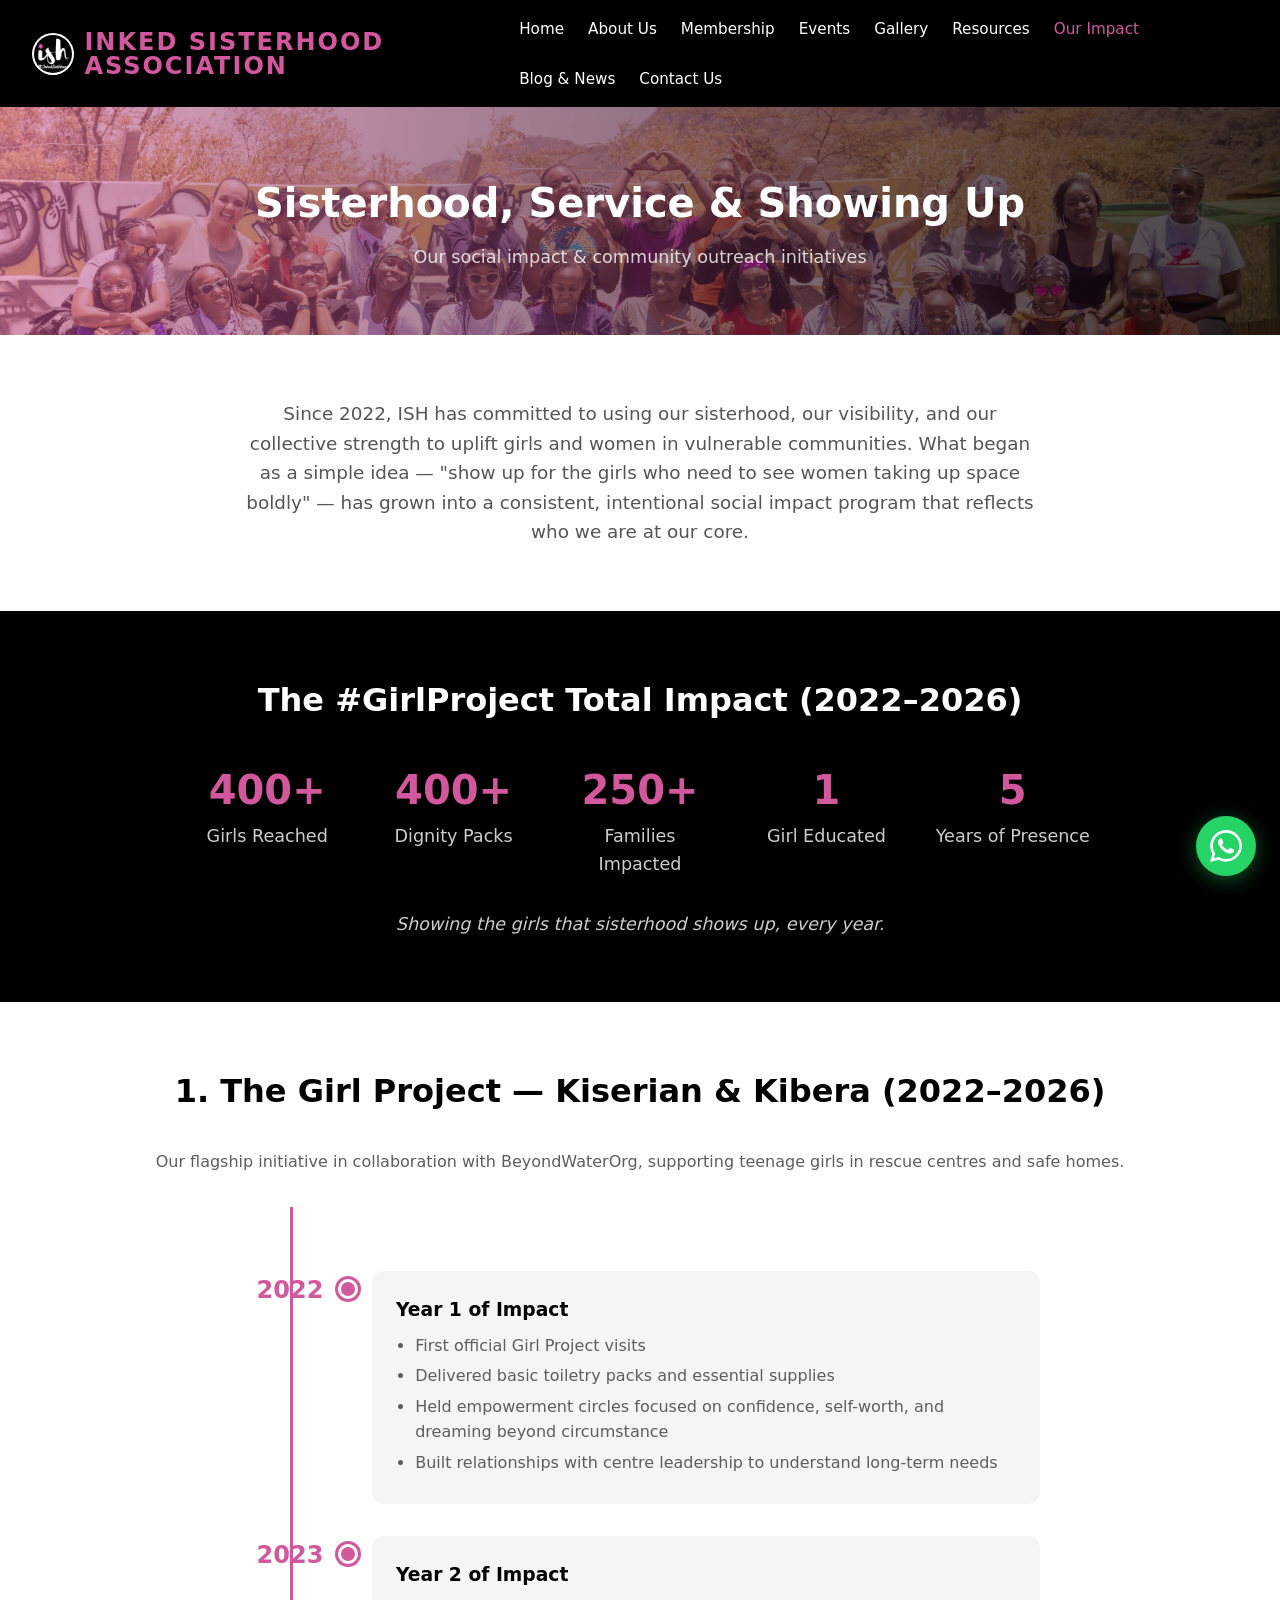
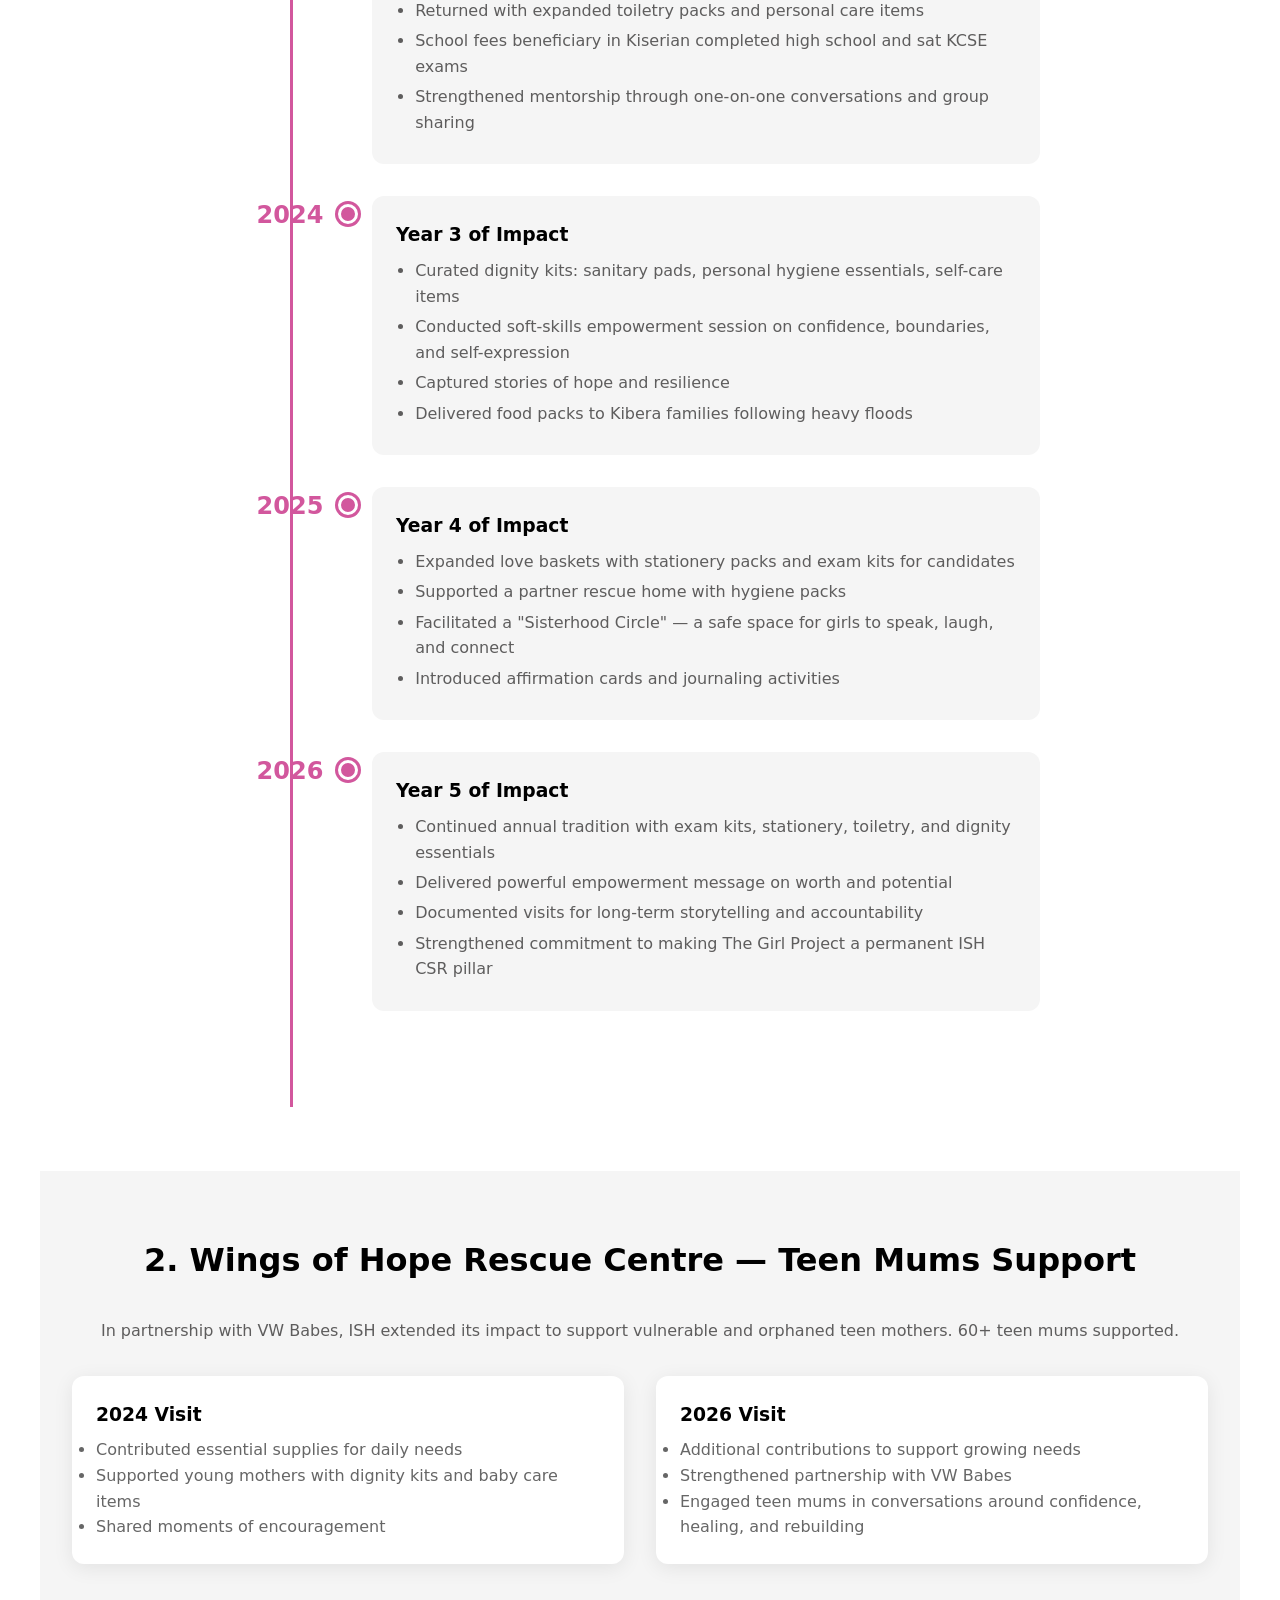
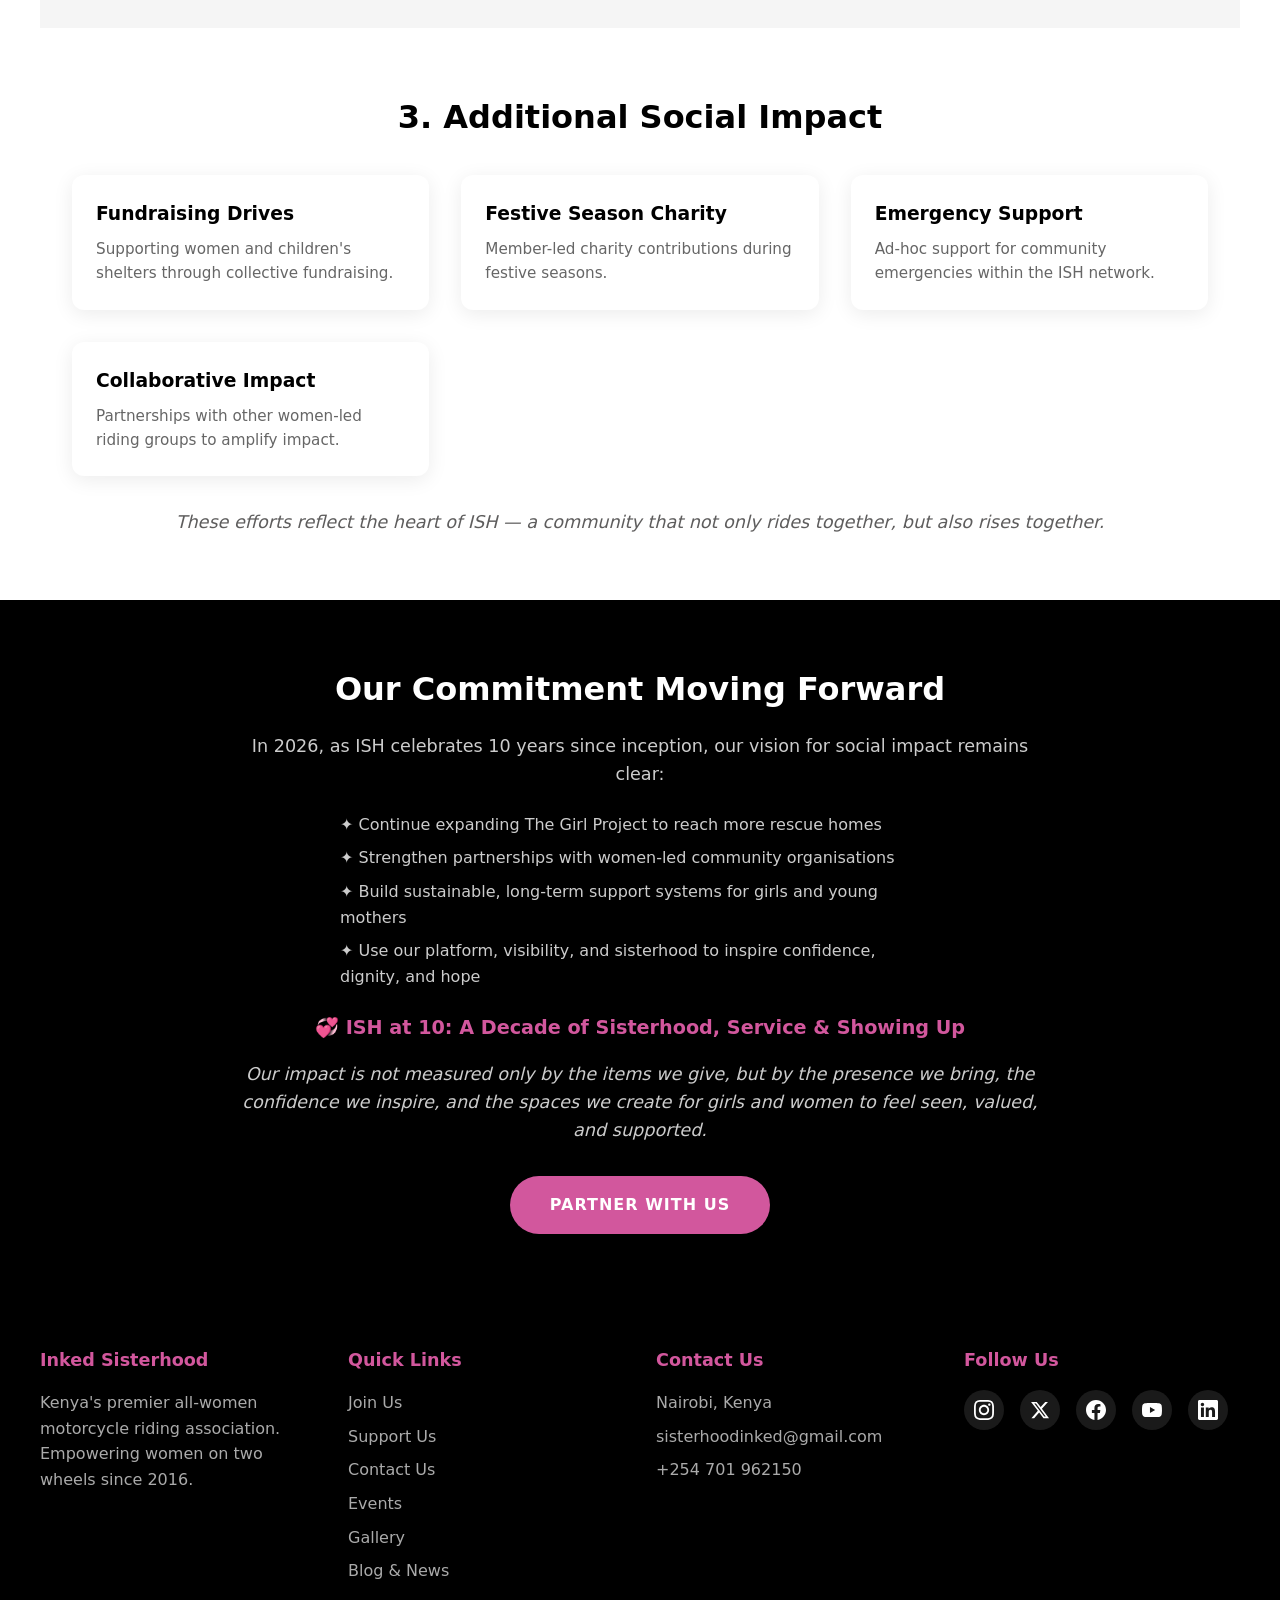
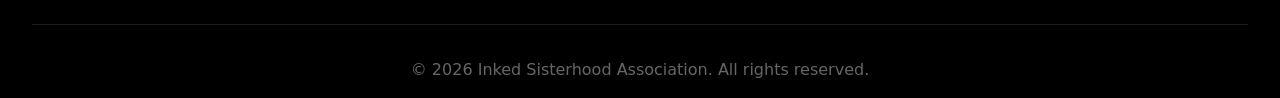
<file: public/impact.html>
<!DOCTYPE html>
<html lang="en">
<head>
  <meta charset="UTF-8" />
  <meta name="viewport" content="width=device-width, initial-scale=1.0" />
  <meta name="description" content="ISH Social Impact — The Girl Project, Wings of Hope, and community outreach by Inked Sisterhood Association Kenya." />
  <title>Our Impact | Inked Sisterhood Association</title>
  <link rel="stylesheet" href="./style.css" />
</head>
<body>
  <header>
    <nav class="navbar">
      <a href="./index.html" class="logo"><img src="./assets/100-by-100-logo-black.png" alt="Inked Sisterhood logo" class="nav-logo-image" /><span>Inked Sisterhood Association</span></a>
      <button class="menu-toggle" aria-label="Toggle menu"><span></span><span></span><span></span></button>
      <ul class="nav-links">
        <li><a href="./index.html">Home</a></li>
        <li><a href="./about.html">About Us</a></li>
        <li><a href="./membership.html">Membership</a></li>
        <li><a href="./events.html">Events</a></li>
        <li><a href="./gallery.html">Gallery</a></li>
        <li><a href="./resources.html">Resources</a></li>
        <li><a href="./impact.html" class="active">Our Impact</a></li>
        <li><a href="./blog.html">Blog &amp; News</a></li>
        <li><a href="./contact.html">Contact Us</a></li>
      </ul>
    </nav>
  </header>

  <main>
    <section class="page-header" style="background: linear-gradient(1000deg, rgba(0,0,0,0.75), rgba(210,87,157,0.5)), url('./assets/Group\ pic\ 1.jpg') center/cover no-repeat;">
      <h1>Sisterhood, Service &amp; Showing Up</h1>
      <p>Our social impact &amp; community outreach initiatives</p>
    </section>

    <!-- Intro -->
    <section class="container">
      <div class="intro" style="background:transparent; padding:0;">
        <p style="font-size:1.15rem;">Since 2022, ISH has committed to using our sisterhood, our visibility, and our collective strength to uplift girls and women in vulnerable communities. What began as a simple idea — "show up for the girls who need to see women taking up space boldly" — has grown into a consistent, intentional social impact program that reflects who we are at our core.</p>
      </div>
    </section>

    <!-- Impact Stats -->
    <section class="intro" style="background:var(--primary); color:var(--light);">
      <h2 style="color:var(--light); margin-bottom:2rem;">The #GirlProject Total Impact (2022–2026)</h2>
      <div style="display:grid; grid-template-columns: repeat(auto-fit, minmax(150px, 1fr)); gap:2rem; max-width:900px; margin:0 auto;">
        <div style="text-align:center;"><div style="font-size:2.5rem; font-weight:800; color:var(--secondary);" class="counter" data-target="400">400+</div><p style="color:#ccc;">Girls Reached</p></div>
        <div style="text-align:center;"><div style="font-size:2.5rem; font-weight:800; color:var(--secondary);">400+</div><p style="color:#ccc;">Dignity Packs</p></div>
        <div style="text-align:center;"><div style="font-size:2.5rem; font-weight:800; color:var(--secondary);">250+</div><p style="color:#ccc;">Families Impacted</p></div>
        <div style="text-align:center;"><div style="font-size:2.5rem; font-weight:800; color:var(--secondary);">1</div><p style="color:#ccc;">Girl Educated</p></div>
        <div style="text-align:center;"><div style="font-size:2.5rem; font-weight:800; color:var(--secondary);">5</div><p style="color:#ccc;">Years of Presence</p></div>
      </div>
      <p style="color:#ccc; margin-top:2rem; font-style:italic;">Showing the girls that sisterhood shows up, every year.</p>
    </section>

    <!-- The Girl Project Timeline -->
    <section class="container">
      <h2 class="section-title">1. The Girl Project — Kiserian &amp; Kibera (2022–2026)</h2>
      <p style="text-align:center; color:var(--gray-dark); margin-bottom:2rem;">Our flagship initiative in collaboration with BeyondWaterOrg, supporting teenage girls in rescue centres and safe homes.</p>

      <div class="timeline">
        <div class="timeline-item">
          <div class="timeline-year">2022</div>
          <div class="timeline-content">
            <h3>Year 1 of Impact</h3>
            <ul>
              <li>First official Girl Project visits</li>
              <li>Delivered basic toiletry packs and essential supplies</li>
              <li>Held empowerment circles focused on confidence, self-worth, and dreaming beyond circumstance</li>
              <li>Built relationships with centre leadership to understand long-term needs</li>
            </ul>
          </div>
        </div>
        <div class="timeline-item">
          <div class="timeline-year">2023</div>
          <div class="timeline-content">
            <h3>Year 2 of Impact</h3>
            <ul>
              <li>Returned with expanded toiletry packs and personal care items</li>
              <li>School fees beneficiary in Kiserian completed high school and sat KCSE exams</li>
              <li>Strengthened mentorship through one-on-one conversations and group sharing</li>
            </ul>
          </div>
        </div>
        <div class="timeline-item">
          <div class="timeline-year">2024</div>
          <div class="timeline-content">
            <h3>Year 3 of Impact</h3>
            <ul>
              <li>Curated dignity kits: sanitary pads, personal hygiene essentials, self-care items</li>
              <li>Conducted soft-skills empowerment session on confidence, boundaries, and self-expression</li>
              <li>Captured stories of hope and resilience</li>
              <li>Delivered food packs to Kibera families following heavy floods</li>
            </ul>
          </div>
        </div>
        <div class="timeline-item">
          <div class="timeline-year">2025</div>
          <div class="timeline-content">
            <h3>Year 4 of Impact</h3>
            <ul>
              <li>Expanded love baskets with stationery packs and exam kits for candidates</li>
              <li>Supported a partner rescue home with hygiene packs</li>
              <li>Facilitated a "Sisterhood Circle" — a safe space for girls to speak, laugh, and connect</li>
              <li>Introduced affirmation cards and journaling activities</li>
            </ul>
          </div>
        </div>
        <div class="timeline-item">
          <div class="timeline-year">2026</div>
          <div class="timeline-content">
            <h3>Year 5 of Impact</h3>
            <ul>
              <li>Continued annual tradition with exam kits, stationery, toiletry, and dignity essentials</li>
              <li>Delivered powerful empowerment message on worth and potential</li>
              <li>Documented visits for long-term storytelling and accountability</li>
              <li>Strengthened commitment to making The Girl Project a permanent ISH CSR pillar</li>
            </ul>
          </div>
        </div>
      </div>
    </section>

    <!-- Wings of Hope -->
    <section class="container" style="background:var(--gray);">
      <h2 class="section-title">2. Wings of Hope Rescue Centre — Teen Mums Support</h2>
      <p style="text-align:center; color:var(--gray-dark); margin-bottom:2rem;">In partnership with VW Babes, ISH extended its impact to support vulnerable and orphaned teen mothers. 60+ teen mums supported.</p>
      <div class="grid">
        <div class="card">
          <div class="card-content">
            <h3>2024 Visit</h3>
            <ul style="color:#666; margin-top:0.5rem;">
              <li>Contributed essential supplies for daily needs</li>
              <li>Supported young mothers with dignity kits and baby care items</li>
              <li>Shared moments of encouragement</li>
            </ul>
          </div>
        </div>
        <div class="card">
          <div class="card-content">
            <h3>2026 Visit</h3>
            <ul style="color:#666; margin-top:0.5rem;">
              <li>Additional contributions to support growing needs</li>
              <li>Strengthened partnership with VW Babes</li>
              <li>Engaged teen mums in conversations around confidence, healing, and rebuilding</li>
            </ul>
          </div>
        </div>
      </div>
    </section>

    <!-- Additional Impact -->
    <section class="container">
      <h2 class="section-title">3. Additional Social Impact</h2>
      <div class="grid">
        <div class="card"><div class="card-content"><h3>Fundraising Drives</h3><p>Supporting women and children's shelters through collective fundraising.</p></div></div>
        <div class="card"><div class="card-content"><h3>Festive Season Charity</h3><p>Member-led charity contributions during festive seasons.</p></div></div>
        <div class="card"><div class="card-content"><h3>Emergency Support</h3><p>Ad-hoc support for community emergencies within the ISH network.</p></div></div>
        <div class="card"><div class="card-content"><h3>Collaborative Impact</h3><p>Partnerships with other women-led riding groups to amplify impact.</p></div></div>
      </div>
      <p style="text-align:center; margin-top:2rem; font-size:1.1rem; color:var(--gray-dark); font-style:italic;">These efforts reflect the heart of ISH — a community that not only rides together, but also rises together.</p>
    </section>

    <!-- Commitment Forward -->
    <section class="intro" style="background:var(--primary); color:var(--light);">
      <h2 style="color:var(--light);">Our Commitment Moving Forward</h2>
      <p style="color:#ccc; max-width:800px; margin:0 auto;">In 2026, as ISH celebrates 10 years since inception, our vision for social impact remains clear:</p>
      <ul style="color:#ccc; max-width:600px; margin:1.5rem auto; text-align:left; list-style:none;">
        <li style="margin-bottom:0.5rem;">✦ Continue expanding The Girl Project to reach more rescue homes</li>
        <li style="margin-bottom:0.5rem;">✦ Strengthen partnerships with women-led community organisations</li>
        <li style="margin-bottom:0.5rem;">✦ Build sustainable, long-term support systems for girls and young mothers</li>
        <li style="margin-bottom:0.5rem;">✦ Use our platform, visibility, and sisterhood to inspire confidence, dignity, and hope</li>
      </ul>
      <p style="color:var(--secondary); font-weight:700; font-size:1.2rem; margin-top:1.5rem;">💞 ISH at 10: A Decade of Sisterhood, Service &amp; Showing Up</p>
      <p style="color:#ccc; margin-top:1rem; font-style:italic;">Our impact is not measured only by the items we give, but by the presence we bring, the confidence we inspire, and the spaces we create for girls and women to feel seen, valued, and supported.</p>
      <a href="./partner.html" class="cta-btn" style="margin-top:2rem;">Partner With Us</a>
    </section>
  </main>

  <footer>
    <div class="footer-content">
      <div class="footer-section"><h4>Inked Sisterhood</h4><p>Kenya's premier all-women motorcycle riding association. Empowering women on two wheels since 2016.</p></div>
      <div class="footer-section"><h4>Quick Links</h4><a href="./membership.html">Join Us</a><a href="./impact.html">Support Us</a><a href="./contact.html">Contact Us</a><a href="./events.html">Events</a><a href="./gallery.html">Gallery</a><a href="./blog.html">Blog &amp; News</a></div>
      <div class="footer-section"><h4>Contact Us</h4><p>Nairobi, Kenya</p><p>sisterhoodinked@gmail.com</p><p>+254 701 962150</p></div>
      <div class="footer-section">
        <h4>Follow Us</h4>
        <div class="footer-socials">
          <a href="https://www.instagram.com/inkedsisterhood/" target="_blank" aria-label="Instagram"><svg viewBox="0 0 24 24"><path d="M12 2.163c3.204 0 3.584.012 4.85.07 3.252.148 4.771 1.691 4.919 4.919.058 1.265.069 1.645.069 4.849 0 3.205-.012 3.584-.069 4.849-.149 3.225-1.664 4.771-4.919 4.919-1.266.058-1.644.07-4.85.07-3.204 0-3.584-.012-4.849-.07-3.26-.149-4.771-1.699-4.919-4.92-.058-1.265-.07-1.644-.07-4.849 0-3.204.013-3.583.07-4.849.149-3.227 1.664-4.771 4.919-4.919 1.266-.057 1.645-.069 4.849-.069zm0-2.163c-3.259 0-3.667.014-4.947.072-4.358.2-6.78 2.618-6.98 6.98-.059 1.281-.073 1.689-.073 4.948 0 3.259.014 3.668.072 4.948.2 4.358 2.618 6.78 6.98 6.98 1.281.058 1.689.072 4.948.072 3.259 0 3.668-.014 4.948-.072 4.354-.2 6.782-2.618 6.979-6.98.059-1.28.073-1.689.073-4.948 0-3.259-.014-3.667-.072-4.947-.196-4.354-2.617-6.78-6.979-6.98-1.281-.059-1.69-.073-4.949-.073zm0 5.838c-3.403 0-6.162 2.759-6.162 6.162s2.759 6.163 6.162 6.163 6.162-2.759 6.162-6.163c0-3.403-2.759-6.162-6.162-6.162zm0 10.162c-2.209 0-4-1.79-4-4 0-2.209 1.791-4 4-4s4 1.791 4 4c0 2.21-1.791 4-4 4zm6.406-11.845c-.796 0-1.441.645-1.441 1.44s.645 1.44 1.441 1.44c.795 0 1.439-.645 1.439-1.44s-.644-1.44-1.439-1.44z"/></svg></a>
          <a href="https://x.com/InkedSisterhood" target="_blank" aria-label="X"><svg viewBox="0 0 24 24"><path d="M18.244 2.25h3.308l-7.227 8.26 8.502 11.24H16.17l-5.214-6.817L4.99 21.75H1.68l7.73-8.835L1.254 2.25H8.08l4.713 6.231zm-1.161 17.52h1.833L7.084 4.126H5.117z"/></svg></a>
          <a href="https://www.facebook.com/Inkedsisterhood/" target="_blank" aria-label="Facebook"><svg viewBox="0 0 24 24"><path d="M24 12.073c0-6.627-5.373-12-12-12s-12 5.373-12 12c0 5.99 4.388 10.954 10.125 11.854v-8.385H7.078v-3.47h3.047V9.43c0-3.007 1.792-4.669 4.533-4.669 1.312 0 2.686.235 2.686.235v2.953H15.83c-1.491 0-1.956.925-1.956 1.874v2.25h3.328l-.532 3.47h-2.796v8.385C19.612 23.027 24 18.062 24 12.073z"/></svg></a>
          <a href="https://www.youtube.com/@inkedsisterhood" target="_blank" aria-label="YouTube"><svg viewBox="0 0 24 24"><path d="M23.498 6.186a3.016 3.016 0 0 0-2.122-2.136C19.505 3.545 12 3.545 12 3.545s-7.505 0-9.377.505A3.017 3.017 0 0 0 .502 6.186C0 8.07 0 12 0 12s0 3.93.502 5.814a3.016 3.016 0 0 0 2.122 2.136c1.871.505 9.376.505 9.376.505s7.505 0 9.377-.505a3.015 3.015 0 0 0 2.122-2.136C24 15.93 24 12 24 12s0-3.93-.502-5.814zM9.545 15.568V8.432L15.818 12l-6.273 3.568z"/></svg></a>
          <a href="https://www.linkedin.com/in/inked-sisterhood-7854083a7/" target="_blank" aria-label="LinkedIn"><svg viewBox="0 0 24 24"><path d="M20.447 20.452h-3.554v-5.569c0-1.328-.027-3.037-1.852-3.037-1.853 0-2.136 1.445-2.136 2.939v5.667H9.351V9h3.414v1.561h.046c.477-.9 1.637-1.85 3.37-1.85 3.601 0 4.267 2.37 4.267 5.455v6.286zM5.337 7.433c-1.144 0-2.063-.926-2.063-2.065 0-1.138.92-2.063 2.063-2.063 1.14 0 2.064.925 2.064 2.063 0 1.139-.925 2.065-2.064 2.065zm1.782 13.019H3.555V9h3.564v11.452zM22.225 0H1.771C.792 0 0 .774 0 1.729v20.542C0 23.227.792 24 1.771 24h20.451C23.2 24 24 23.227 24 22.271V1.729C24 .774 23.2 0 22.222 0h.003z"/></svg></a>
        </div>
      </div>
    </div>
    <div class="footer-bottom"><p>&copy; 2026 Inked Sisterhood Association. All rights reserved.</p></div>
  </footer>
  <div id="whatsapp-widget"><a href="https://wa.me/254701962150" target="_blank" aria-label="WhatsApp"><svg viewBox="0 0 24 24"><path d="M17.472 14.382c-.297-.149-1.758-.867-2.03-.967-.273-.099-.471-.148-.67.15-.197.297-.767.966-.94 1.164-.173.199-.347.223-.644.075-.297-.15-1.255-.463-2.39-1.475-.883-.788-1.48-1.761-1.653-2.059-.173-.297-.018-.458.13-.606.134-.133.298-.347.446-.52.149-.174.198-.298.298-.497.099-.198.05-.371-.025-.52-.075-.149-.669-1.612-.916-2.207-.242-.579-.487-.5-.669-.51-.173-.008-.371-.01-.57-.01-.198 0-.52.074-.792.372-.272.297-1.04 1.016-1.04 2.479 0 1.462 1.065 2.875 1.213 3.074.149.198 2.096 3.2 5.077 4.487.709.306 1.262.489 1.694.625.712.227 1.36.195 1.871.118.571-.085 1.758-.719 2.006-1.413.248-.694.248-1.289.173-1.413-.074-.124-.272-.198-.57-.347m-5.421 7.403h-.004a9.87 9.87 0 01-5.031-1.378l-.361-.214-3.741.982.998-3.648-.235-.374a9.86 9.86 0 01-1.51-5.26c.001-5.45 4.436-9.884 9.888-9.884 2.64 0 5.122 1.03 6.988 2.898a9.825 9.825 0 012.893 6.994c-.003 5.45-4.437 9.884-9.885 9.884m8.413-18.297A11.815 11.815 0 0012.05 0C5.495 0 .16 5.335.157 11.892c0 2.096.547 4.142 1.588 5.945L.057 24l6.305-1.654a11.882 11.882 0 005.683 1.448h.005c6.554 0 11.89-5.335 11.893-11.893a11.821 11.821 0 00-3.48-8.413z"/></svg></a></div>
  <script src="./main.js"></script>
</body>
</html>
</file>
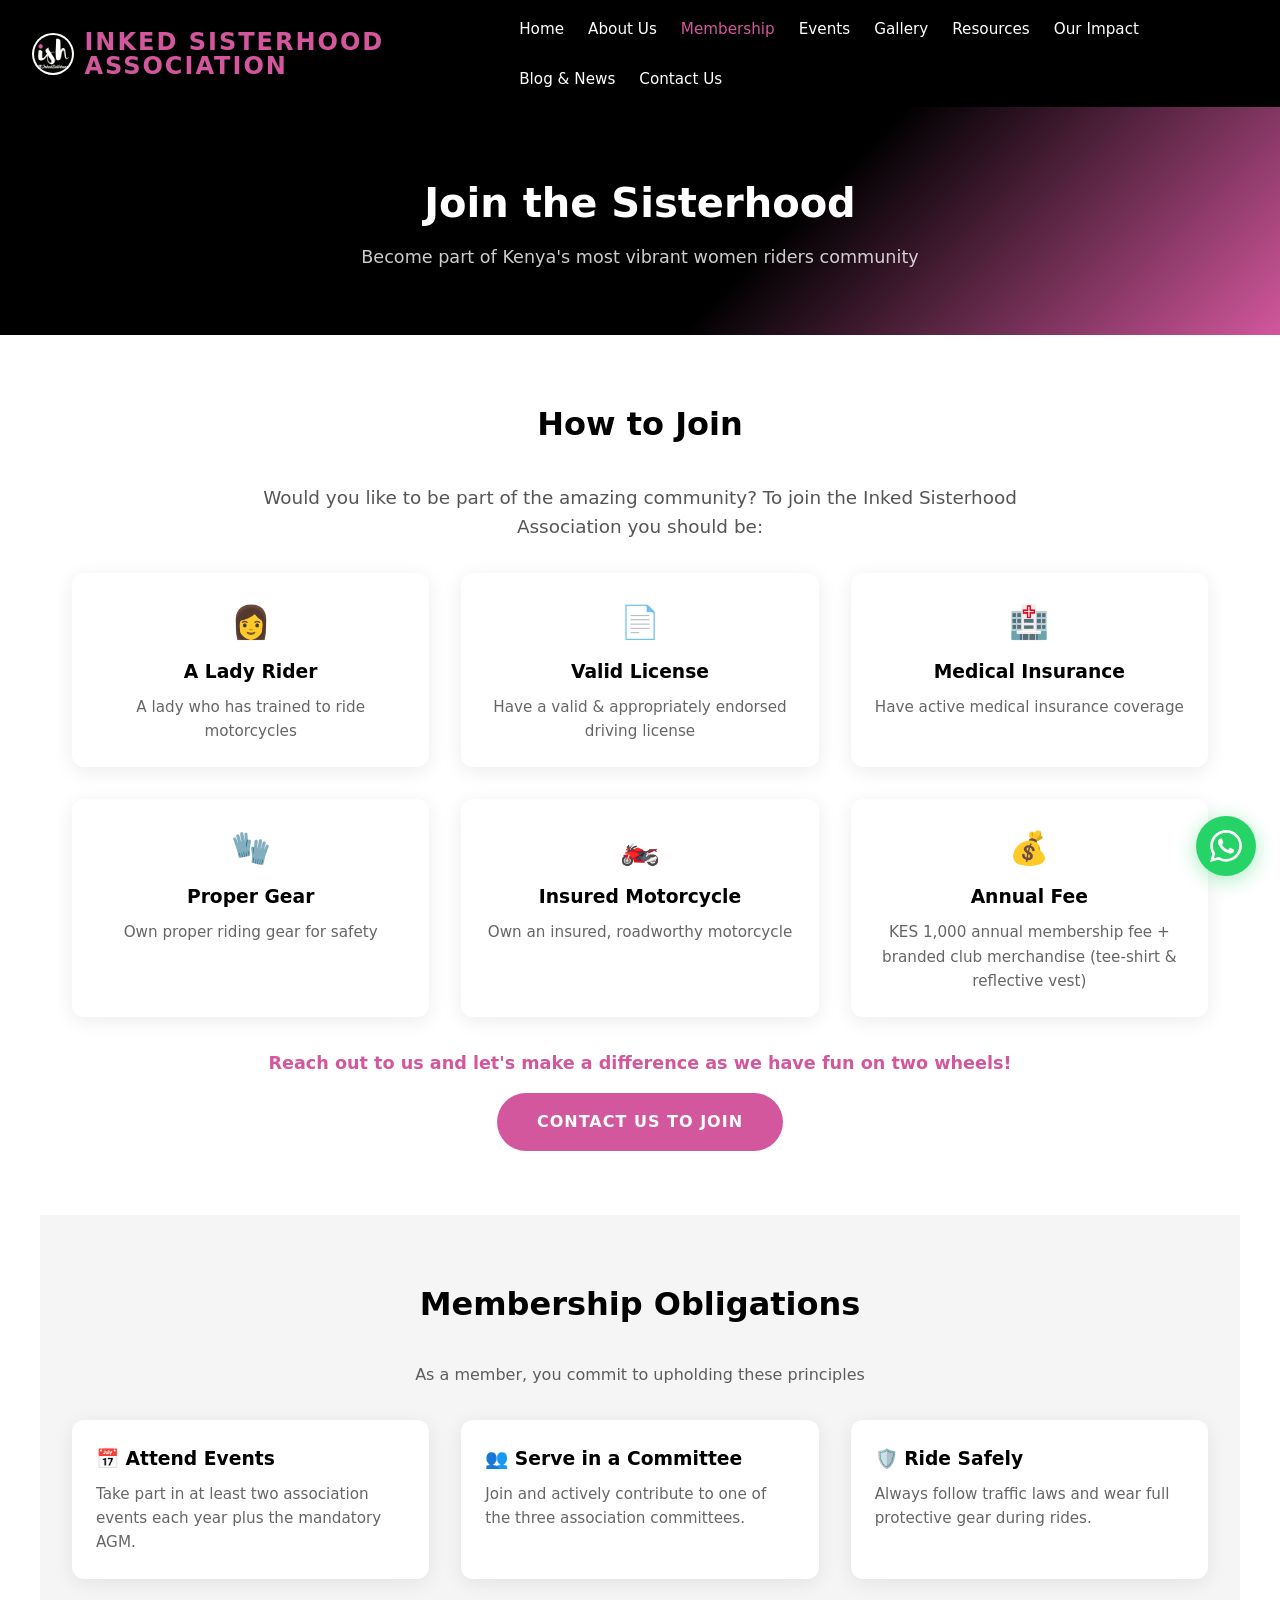
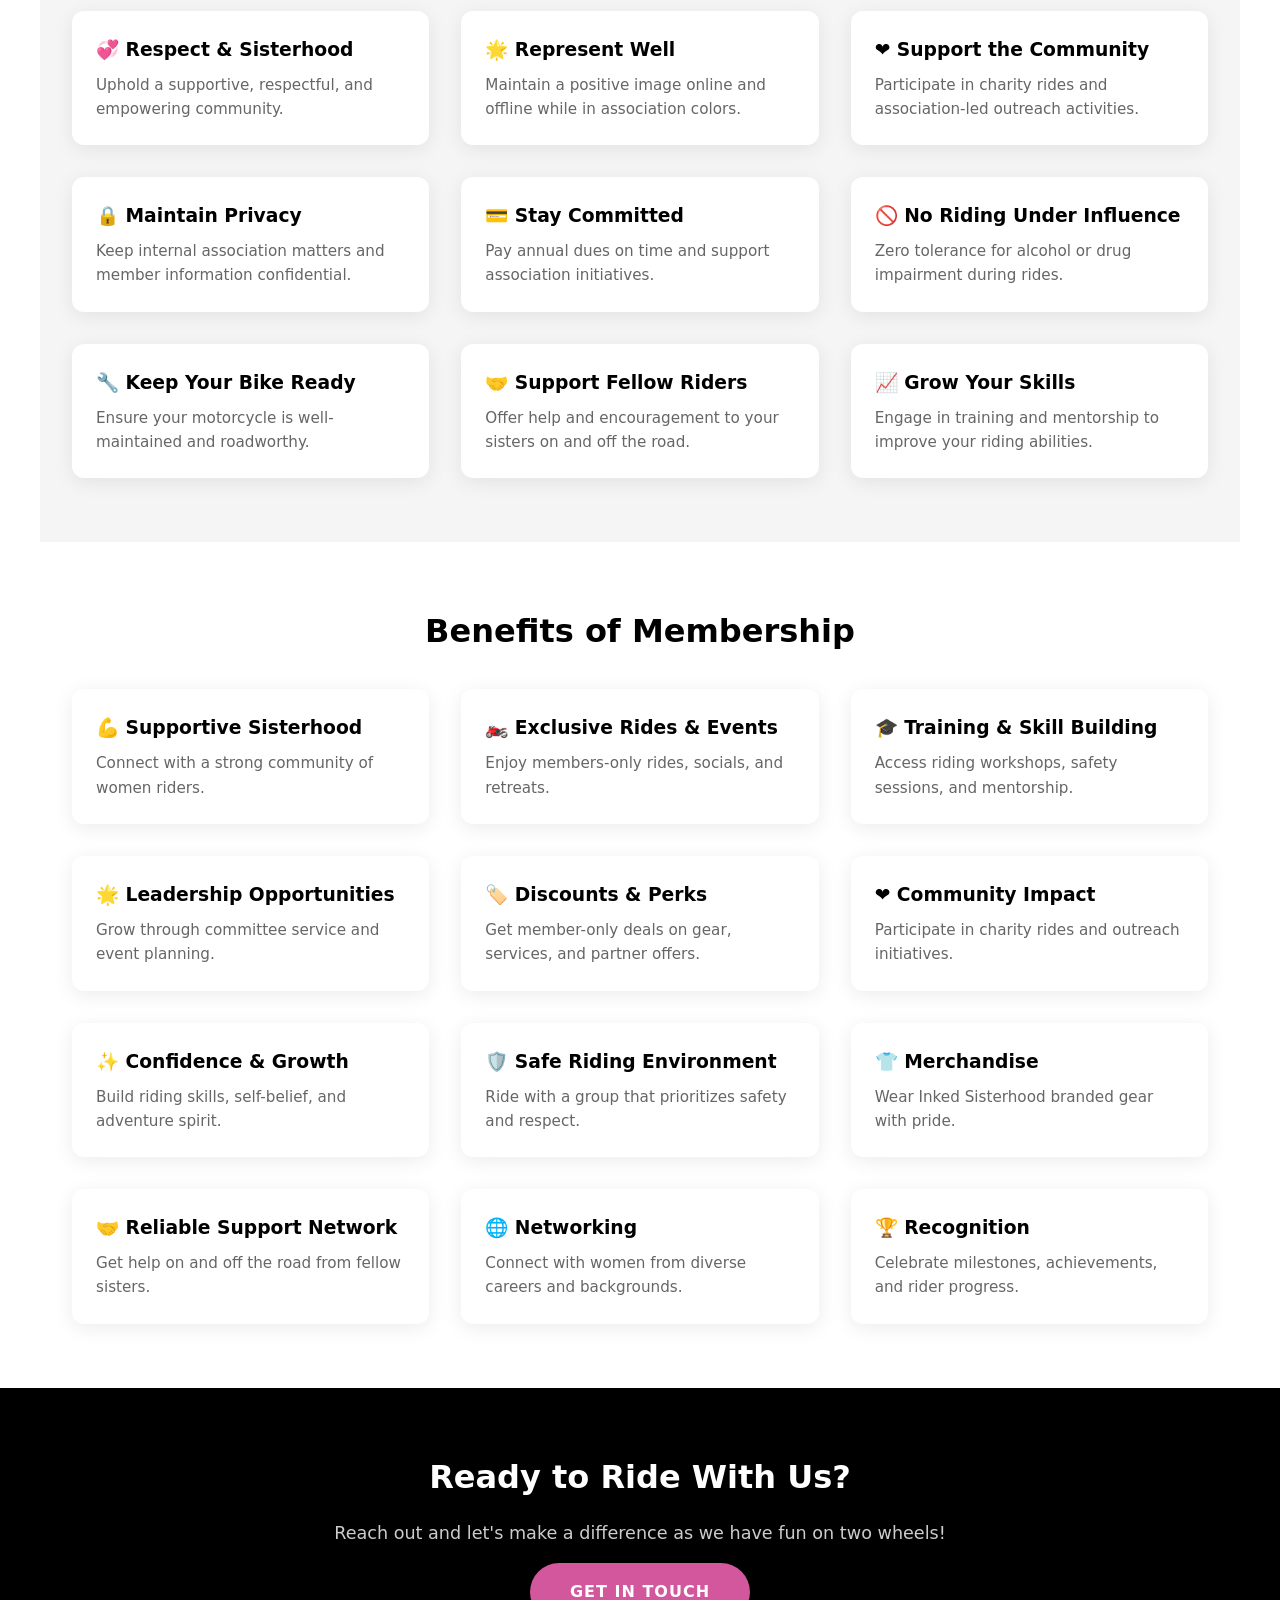
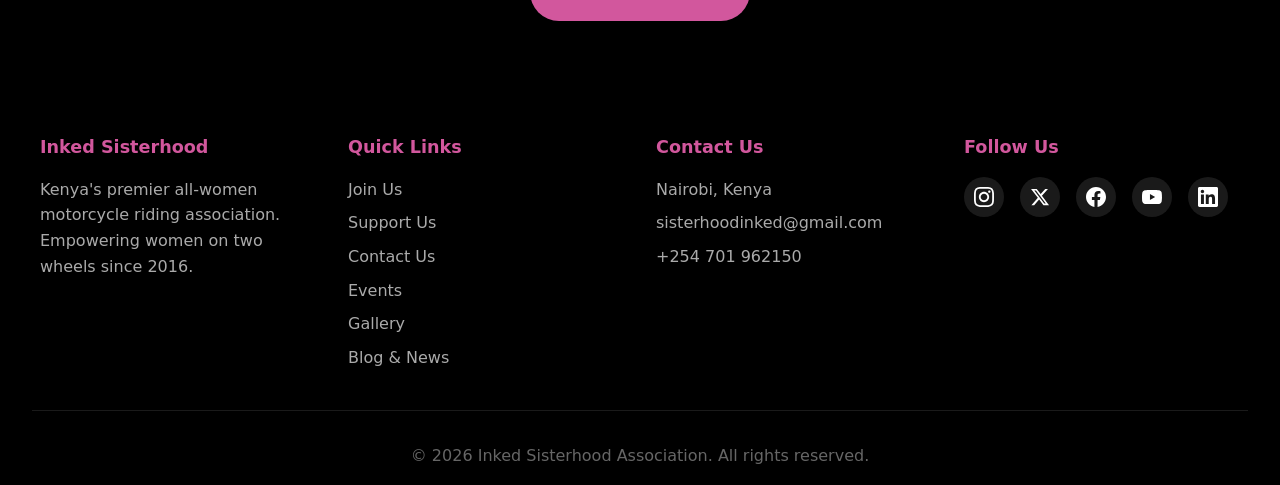
<file: public/membership.html>
<!DOCTYPE html>
<html lang="en">
<head>
  <meta charset="UTF-8" />
  <meta name="viewport" content="width=device-width, initial-scale=1.0" />
  <meta name="description" content="Join Inked Sisterhood Association — eligibility, membership fees, obligations, and benefits for women motorcycle riders in Kenya." />
  <title>Membership | Inked Sisterhood Association</title>
  <link rel="stylesheet" href="./style.css" />
</head>
<body>
  <header>
    <nav class="navbar">
      <a href="./index.html" class="logo"><img src="./assets/100-by-100-logo-black.png" alt="Inked Sisterhood logo" class="nav-logo-image" /><span>Inked Sisterhood Association</span></a>
      <button class="menu-toggle" aria-label="Toggle menu"><span></span><span></span><span></span></button>
      <ul class="nav-links">
        <li><a href="./index.html">Home</a></li>
        <li><a href="./about.html">About Us</a></li>
        <li><a href="./membership.html" class="active">Membership</a></li>
        <li><a href="./events.html">Events</a></li>
        <li><a href="./gallery.html">Gallery</a></li>
        <li><a href="./resources.html">Resources</a></li>
        <li><a href="./impact.html">Our Impact</a></li>
        <li><a href="./blog.html">Blog &amp; News</a></li>
        <li><a href="./contact.html">Contact Us</a></li>
      </ul>
    </nav>
  </header>

  <main>
    <section class="page-header" style="background: linear-gradient(135deg, #000 60%, var(--secondary) 100%);">
      <h1>Join the Sisterhood</h1>
      <p>Become part of Kenya's most vibrant women riders community</p>
    </section>

    <!-- How to Join -->
    <section class="container">
      <h2 class="section-title">How to Join</h2>
      <div class="intro" style="background:transparent; padding:0;">
        <p style="font-size:1.15rem;">Would you like to be part of the amazing community? To join the Inked Sisterhood Association you should be:</p>
      </div>
      <div class="grid" style="margin-top:2rem;">
        <div class="card"><div class="card-content" style="text-align:center;"><div style="font-size:2rem; margin-bottom:0.5rem;">👩</div><h3>A Lady Rider</h3><p>A lady who has trained to ride motorcycles</p></div></div>
        <div class="card"><div class="card-content" style="text-align:center;"><div style="font-size:2rem; margin-bottom:0.5rem;">📄</div><h3>Valid License</h3><p>Have a valid &amp; appropriately endorsed driving license</p></div></div>
        <div class="card"><div class="card-content" style="text-align:center;"><div style="font-size:2rem; margin-bottom:0.5rem;">🏥</div><h3>Medical Insurance</h3><p>Have active medical insurance coverage</p></div></div>
        <div class="card"><div class="card-content" style="text-align:center;"><div style="font-size:2rem; margin-bottom:0.5rem;">🧤</div><h3>Proper Gear</h3><p>Own proper riding gear for safety</p></div></div>
        <div class="card"><div class="card-content" style="text-align:center;"><div style="font-size:2rem; margin-bottom:0.5rem;">🏍️</div><h3>Insured Motorcycle</h3><p>Own an insured, roadworthy motorcycle</p></div></div>
        <div class="card"><div class="card-content" style="text-align:center;"><div style="font-size:2rem; margin-bottom:0.5rem;">💰</div><h3>Annual Fee</h3><p>KES 1,000 annual membership fee + branded club merchandise (tee-shirt &amp; reflective vest)</p></div></div>
      </div>
      <p style="text-align:center; margin-top:2rem; font-size:1.1rem; font-weight:600; color:var(--secondary);">Reach out to us and let's make a difference as we have fun on two wheels!</p>
      <div style="text-align:center; margin-top:1rem;">
        <a href="./contact.html" class="cta-btn">Contact Us to Join</a>
      </div>
    </section>

    <!-- Membership Obligations -->
    <section class="container" style="background:var(--gray);">
      <h2 class="section-title">Membership Obligations</h2>
      <p style="text-align:center; color:var(--gray-dark); margin-bottom:2rem;">As a member, you commit to upholding these principles</p>
      <div class="grid" style="grid-template-columns: repeat(auto-fit, minmax(280px, 1fr));">
        <div class="card"><div class="card-content"><h3>📅 Attend Events</h3><p>Take part in at least two association events each year plus the mandatory AGM.</p></div></div>
        <div class="card"><div class="card-content"><h3>👥 Serve in a Committee</h3><p>Join and actively contribute to one of the three association committees.</p></div></div>
        <div class="card"><div class="card-content"><h3>🛡️ Ride Safely</h3><p>Always follow traffic laws and wear full protective gear during rides.</p></div></div>
        <div class="card"><div class="card-content"><h3>💞 Respect &amp; Sisterhood</h3><p>Uphold a supportive, respectful, and empowering community.</p></div></div>
        <div class="card"><div class="card-content"><h3>🌟 Represent Well</h3><p>Maintain a positive image online and offline while in association colors.</p></div></div>
        <div class="card"><div class="card-content"><h3>❤️ Support the Community</h3><p>Participate in charity rides and association-led outreach activities.</p></div></div>
        <div class="card"><div class="card-content"><h3>🔒 Maintain Privacy</h3><p>Keep internal association matters and member information confidential.</p></div></div>
        <div class="card"><div class="card-content"><h3>💳 Stay Committed</h3><p>Pay annual dues on time and support association initiatives.</p></div></div>
        <div class="card"><div class="card-content"><h3>🚫 No Riding Under Influence</h3><p>Zero tolerance for alcohol or drug impairment during rides.</p></div></div>
        <div class="card"><div class="card-content"><h3>🔧 Keep Your Bike Ready</h3><p>Ensure your motorcycle is well-maintained and roadworthy.</p></div></div>
        <div class="card"><div class="card-content"><h3>🤝 Support Fellow Riders</h3><p>Offer help and encouragement to your sisters on and off the road.</p></div></div>
        <div class="card"><div class="card-content"><h3>📈 Grow Your Skills</h3><p>Engage in training and mentorship to improve your riding abilities.</p></div></div>
      </div>
    </section>

    <!-- Member Benefits -->
    <section class="container">
      <h2 class="section-title">Benefits of Membership</h2>
      <div class="grid" style="grid-template-columns: repeat(auto-fit, minmax(280px, 1fr));">
        <div class="card"><div class="card-content"><h3>💪 Supportive Sisterhood</h3><p>Connect with a strong community of women riders.</p></div></div>
        <div class="card"><div class="card-content"><h3>🏍️ Exclusive Rides &amp; Events</h3><p>Enjoy members-only rides, socials, and retreats.</p></div></div>
        <div class="card"><div class="card-content"><h3>🎓 Training &amp; Skill Building</h3><p>Access riding workshops, safety sessions, and mentorship.</p></div></div>
        <div class="card"><div class="card-content"><h3>🌟 Leadership Opportunities</h3><p>Grow through committee service and event planning.</p></div></div>
        <div class="card"><div class="card-content"><h3>🏷️ Discounts &amp; Perks</h3><p>Get member-only deals on gear, services, and partner offers.</p></div></div>
        <div class="card"><div class="card-content"><h3>❤️ Community Impact</h3><p>Participate in charity rides and outreach initiatives.</p></div></div>
        <div class="card"><div class="card-content"><h3>✨ Confidence &amp; Growth</h3><p>Build riding skills, self-belief, and adventure spirit.</p></div></div>
        <div class="card"><div class="card-content"><h3>🛡️ Safe Riding Environment</h3><p>Ride with a group that prioritizes safety and respect.</p></div></div>
        <div class="card"><div class="card-content"><h3>👕 Merchandise</h3><p>Wear Inked Sisterhood branded gear with pride.</p></div></div>
        <div class="card"><div class="card-content"><h3>🤝 Reliable Support Network</h3><p>Get help on and off the road from fellow sisters.</p></div></div>
        <div class="card"><div class="card-content"><h3>🌐 Networking</h3><p>Connect with women from diverse careers and backgrounds.</p></div></div>
        <div class="card"><div class="card-content"><h3>🏆 Recognition</h3><p>Celebrate milestones, achievements, and rider progress.</p></div></div>
      </div>
    </section>

    <section class="intro" style="background: var(--primary); color: var(--light);">
      <h2 style="color: var(--light);">Ready to Ride With Us?</h2>
      <p style="color: #ccc;">Reach out and let's make a difference as we have fun on two wheels!</p>
      <a href="./contact.html" class="cta-btn" style="margin-top: 1rem;">Get in Touch</a>
    </section>
  </main>

  <footer>
    <div class="footer-content">
      <div class="footer-section"><h4>Inked Sisterhood</h4><p>Kenya's premier all-women motorcycle riding association. Empowering women on two wheels since 2016.</p></div>
      <div class="footer-section"><h4>Quick Links</h4><a href="./membership.html">Join Us</a><a href="./impact.html">Support Us</a><a href="./contact.html">Contact Us</a><a href="./events.html">Events</a><a href="./gallery.html">Gallery</a><a href="./blog.html">Blog &amp; News</a></div>
      <div class="footer-section"><h4>Contact Us</h4><p>Nairobi, Kenya</p><p>sisterhoodinked@gmail.com</p><p>+254 701 962150</p></div>
      <div class="footer-section">
        <h4>Follow Us</h4>
        <div class="footer-socials">
          <a href="https://www.instagram.com/inkedsisterhood/" target="_blank" aria-label="Instagram"><svg viewBox="0 0 24 24"><path d="M12 2.163c3.204 0 3.584.012 4.85.07 3.252.148 4.771 1.691 4.919 4.919.058 1.265.069 1.645.069 4.849 0 3.205-.012 3.584-.069 4.849-.149 3.225-1.664 4.771-4.919 4.919-1.266.058-1.644.07-4.85.07-3.204 0-3.584-.012-4.849-.07-3.26-.149-4.771-1.699-4.919-4.92-.058-1.265-.07-1.644-.07-4.849 0-3.204.013-3.583.07-4.849.149-3.227 1.664-4.771 4.919-4.919 1.266-.057 1.645-.069 4.849-.069zm0-2.163c-3.259 0-3.667.014-4.947.072-4.358.2-6.78 2.618-6.98 6.98-.059 1.281-.073 1.689-.073 4.948 0 3.259.014 3.668.072 4.948.2 4.358 2.618 6.78 6.98 6.98 1.281.058 1.689.072 4.948.072 3.259 0 3.668-.014 4.948-.072 4.354-.2 6.782-2.618 6.979-6.98.059-1.28.073-1.689.073-4.948 0-3.259-.014-3.667-.072-4.947-.196-4.354-2.617-6.78-6.979-6.98-1.281-.059-1.69-.073-4.949-.073zm0 5.838c-3.403 0-6.162 2.759-6.162 6.162s2.759 6.163 6.162 6.163 6.162-2.759 6.162-6.163c0-3.403-2.759-6.162-6.162-6.162zm0 10.162c-2.209 0-4-1.79-4-4 0-2.209 1.791-4 4-4s4 1.791 4 4c0 2.21-1.791 4-4 4zm6.406-11.845c-.796 0-1.441.645-1.441 1.44s.645 1.44 1.441 1.44c.795 0 1.439-.645 1.439-1.44s-.644-1.44-1.439-1.44z"/></svg></a>
          <a href="https://x.com/InkedSisterhood" target="_blank" aria-label="X"><svg viewBox="0 0 24 24"><path d="M18.244 2.25h3.308l-7.227 8.26 8.502 11.24H16.17l-5.214-6.817L4.99 21.75H1.68l7.73-8.835L1.254 2.25H8.08l4.713 6.231zm-1.161 17.52h1.833L7.084 4.126H5.117z"/></svg></a>
          <a href="https://www.facebook.com/Inkedsisterhood/" target="_blank" aria-label="Facebook"><svg viewBox="0 0 24 24"><path d="M24 12.073c0-6.627-5.373-12-12-12s-12 5.373-12 12c0 5.99 4.388 10.954 10.125 11.854v-8.385H7.078v-3.47h3.047V9.43c0-3.007 1.792-4.669 4.533-4.669 1.312 0 2.686.235 2.686.235v2.953H15.83c-1.491 0-1.956.925-1.956 1.874v2.25h3.328l-.532 3.47h-2.796v8.385C19.612 23.027 24 18.062 24 12.073z"/></svg></a>
          <a href="https://www.youtube.com/@inkedsisterhood" target="_blank" aria-label="YouTube"><svg viewBox="0 0 24 24"><path d="M23.498 6.186a3.016 3.016 0 0 0-2.122-2.136C19.505 3.545 12 3.545 12 3.545s-7.505 0-9.377.505A3.017 3.017 0 0 0 .502 6.186C0 8.07 0 12 0 12s0 3.93.502 5.814a3.016 3.016 0 0 0 2.122 2.136c1.871.505 9.376.505 9.376.505s7.505 0 9.377-.505a3.015 3.015 0 0 0 2.122-2.136C24 15.93 24 12 24 12s0-3.93-.502-5.814zM9.545 15.568V8.432L15.818 12l-6.273 3.568z"/></svg></a>
          <a href="https://www.linkedin.com/in/inked-sisterhood-7854083a7/" target="_blank" aria-label="LinkedIn"><svg viewBox="0 0 24 24"><path d="M20.447 20.452h-3.554v-5.569c0-1.328-.027-3.037-1.852-3.037-1.853 0-2.136 1.445-2.136 2.939v5.667H9.351V9h3.414v1.561h.046c.477-.9 1.637-1.85 3.37-1.85 3.601 0 4.267 2.37 4.267 5.455v6.286zM5.337 7.433c-1.144 0-2.063-.926-2.063-2.065 0-1.138.92-2.063 2.063-2.063 1.14 0 2.064.925 2.064 2.063 0 1.139-.925 2.065-2.064 2.065zm1.782 13.019H3.555V9h3.564v11.452zM22.225 0H1.771C.792 0 0 .774 0 1.729v20.542C0 23.227.792 24 1.771 24h20.451C23.2 24 24 23.227 24 22.271V1.729C24 .774 23.2 0 22.222 0h.003z"/></svg></a>
        </div>
      </div>
    </div>
    <div class="footer-bottom"><p>&copy; 2026 Inked Sisterhood Association. All rights reserved.</p></div>
  </footer>
  <div id="whatsapp-widget"><a href="https://wa.me/254701962150" target="_blank" aria-label="WhatsApp"><svg viewBox="0 0 24 24"><path d="M17.472 14.382c-.297-.149-1.758-.867-2.03-.967-.273-.099-.471-.148-.67.15-.197.297-.767.966-.94 1.164-.173.199-.347.223-.644.075-.297-.15-1.255-.463-2.39-1.475-.883-.788-1.48-1.761-1.653-2.059-.173-.297-.018-.458.13-.606.134-.133.298-.347.446-.52.149-.174.198-.298.298-.497.099-.198.05-.371-.025-.52-.075-.149-.669-1.612-.916-2.207-.242-.579-.487-.5-.669-.51-.173-.008-.371-.01-.57-.01-.198 0-.52.074-.792.372-.272.297-1.04 1.016-1.04 2.479 0 1.462 1.065 2.875 1.213 3.074.149.198 2.096 3.2 5.077 4.487.709.306 1.262.489 1.694.625.712.227 1.36.195 1.871.118.571-.085 1.758-.719 2.006-1.413.248-.694.248-1.289.173-1.413-.074-.124-.272-.198-.57-.347m-5.421 7.403h-.004a9.87 9.87 0 01-5.031-1.378l-.361-.214-3.741.982.998-3.648-.235-.374a9.86 9.86 0 01-1.51-5.26c.001-5.45 4.436-9.884 9.888-9.884 2.64 0 5.122 1.03 6.988 2.898a9.825 9.825 0 012.893 6.994c-.003 5.45-4.437 9.884-9.885 9.884m8.413-18.297A11.815 11.815 0 0012.05 0C5.495 0 .16 5.335.157 11.892c0 2.096.547 4.142 1.588 5.945L.057 24l6.305-1.654a11.882 11.882 0 005.683 1.448h.005c6.554 0 11.89-5.335 11.893-11.893a11.821 11.821 0 00-3.48-8.413z"/></svg></a></div>
  <script src="./main.js"></script>
</body>
</html>
</file>
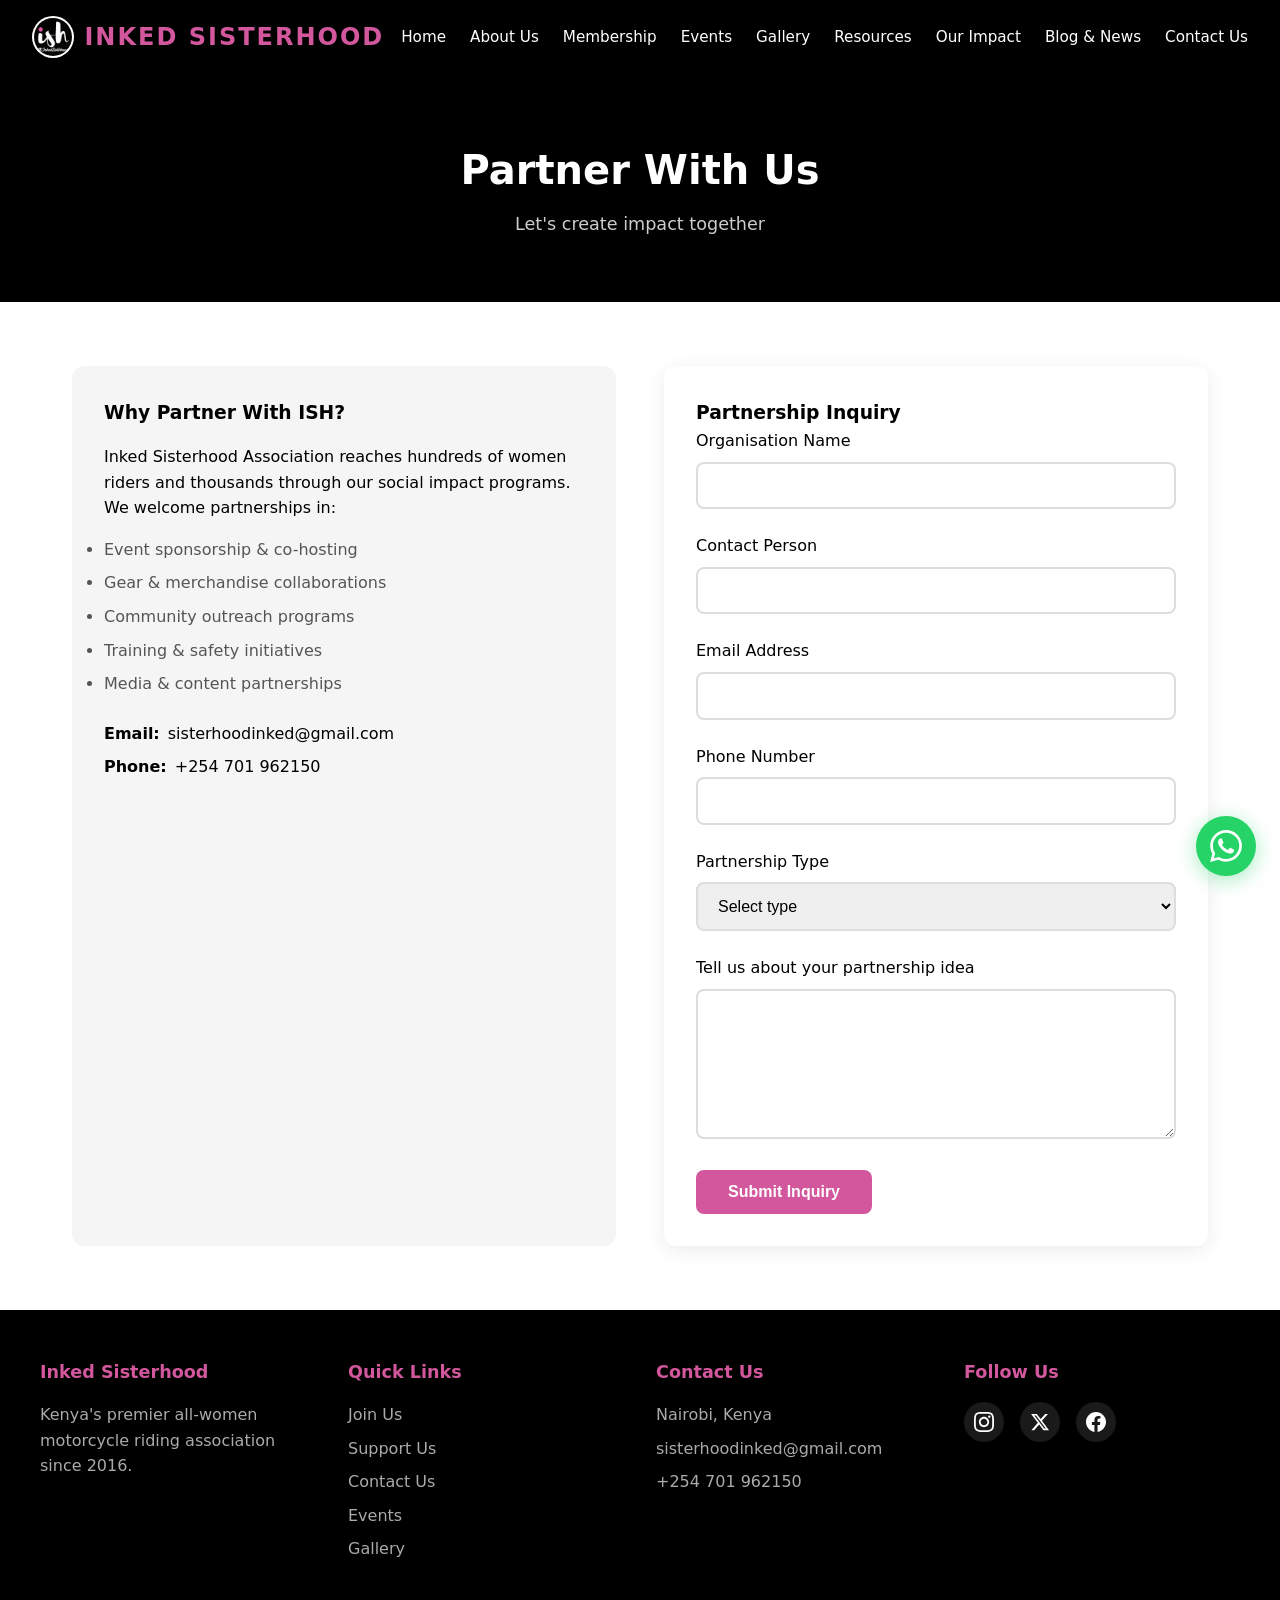
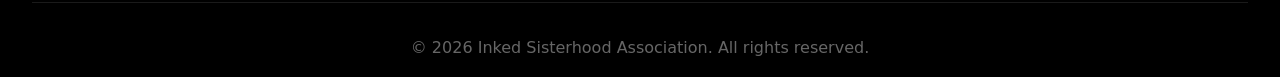
<file: public/partner.html>
<!DOCTYPE html>
<html lang="en">
<head>
  <meta charset="UTF-8" />
  <meta name="viewport" content="width=device-width, initial-scale=1.0" />
  <meta name="description" content="Partner with Inked Sisterhood Association — collaborate on events, sponsorships, and community impact in Kenya." />
  <title>Partner With Us | Inked Sisterhood Association</title>
  <link rel="stylesheet" href="./style.css" />
</head>
<body>
  <header>
    <nav class="navbar">
      <a href="./index.html" class="logo"><img src="./assets/100-by-100-logo-black.png" alt="Inked Sisterhood logo" class="nav-logo-image" /><span>Inked Sisterhood</span></a>
      <button class="menu-toggle" aria-label="Toggle menu"><span></span><span></span><span></span></button>
      <ul class="nav-links">
        <li><a href="./index.html">Home</a></li>
        <li><a href="./about.html">About Us</a></li>
        <li><a href="./membership.html">Membership</a></li>
        <li><a href="./events.html">Events</a></li>
        <li><a href="./gallery.html">Gallery</a></li>
        <li><a href="./resources.html">Resources</a></li>
        <li><a href="./impact.html">Our Impact</a></li>
        <li><a href="./blog.html">Blog &amp; News</a></li>
        <li><a href="./contact.html">Contact Us</a></li>
      </ul>
    </nav>
  </header>
  <main>
    <section class="page-header">
      <h1>Partner With Us</h1>
      <p>Let's create impact together</p>
    </section>
    <section class="contact-grid">
      <div class="contact-info">
        <h3>Why Partner With ISH?</h3>
        <p>Inked Sisterhood Association reaches hundreds of women riders and thousands through our social impact programs. We welcome partnerships in:</p>
        <ul style="margin-top:1rem; color:#555;">
          <li style="margin-bottom:0.5rem;">Event sponsorship &amp; co-hosting</li>
          <li style="margin-bottom:0.5rem;">Gear &amp; merchandise collaborations</li>
          <li style="margin-bottom:0.5rem;">Community outreach programs</li>
          <li style="margin-bottom:0.5rem;">Training &amp; safety initiatives</li>
          <li style="margin-bottom:0.5rem;">Media &amp; content partnerships</li>
        </ul>
        <p style="margin-top:1.5rem;"><strong>Email:</strong> sisterhoodinked@gmail.com</p>
        <p><strong>Phone:</strong> +254 701 962150</p>
      </div>
      <div class="contact-form">
        <h3>Partnership Inquiry</h3>
        <form action="https://formspree.io/f/xpzvqkdl" method="POST">
          <div class="form-group"><label for="org-name">Organisation Name</label><input type="text" id="org-name" name="organisation" required /></div>
          <div class="form-group"><label for="contact-person">Contact Person</label><input type="text" id="contact-person" name="contact_person" required /></div>
          <div class="form-group"><label for="partner-email">Email Address</label><input type="email" id="partner-email" name="email" required /></div>
          <div class="form-group"><label for="partner-phone">Phone Number</label><input type="tel" id="partner-phone" name="phone" /></div>
          <div class="form-group">
            <label for="partnership-type">Partnership Type</label>
            <select id="partnership-type" name="partnership_type">
              <option value="">Select type</option>
              <option value="sponsorship">Event Sponsorship</option>
              <option value="gear">Gear/Merchandise</option>
              <option value="community">Community Outreach</option>
              <option value="training">Training &amp; Safety</option>
              <option value="media">Media &amp; Content</option>
              <option value="other">Other</option>
            </select>
          </div>
          <div class="form-group"><label for="partner-message">Tell us about your partnership idea</label><textarea id="partner-message" name="message" required></textarea></div>
          <button type="submit" class="btn">Submit Inquiry</button>
        </form>
      </div>
    </section>
  </main>
  <footer>
    <div class="footer-content">
      <div class="footer-section"><h4>Inked Sisterhood</h4><p>Kenya's premier all-women motorcycle riding association since 2016.</p></div>
      <div class="footer-section"><h4>Quick Links</h4><a href="./membership.html">Join Us</a><a href="./impact.html">Support Us</a><a href="./contact.html">Contact Us</a><a href="./events.html">Events</a><a href="./gallery.html">Gallery</a></div>
      <div class="footer-section"><h4>Contact Us</h4><p>Nairobi, Kenya</p><p>sisterhoodinked@gmail.com</p><p>+254 701 962150</p></div>
      <div class="footer-section"><h4>Follow Us</h4><div class="footer-socials">
        <a href="https://www.instagram.com/inkedsisterhood/" target="_blank" aria-label="Instagram"><svg viewBox="0 0 24 24"><path d="M12 2.163c3.204 0 3.584.012 4.85.07 3.252.148 4.771 1.691 4.919 4.919.058 1.265.069 1.645.069 4.849 0 3.205-.012 3.584-.069 4.849-.149 3.225-1.664 4.771-4.919 4.919-1.266.058-1.644.07-4.85.07-3.204 0-3.584-.012-4.849-.07-3.26-.149-4.771-1.699-4.919-4.92-.058-1.265-.07-1.644-.07-4.849 0-3.204.013-3.583.07-4.849.149-3.227 1.664-4.771 4.919-4.919 1.266-.057 1.645-.069 4.849-.069zm0-2.163c-3.259 0-3.667.014-4.947.072-4.358.2-6.78 2.618-6.98 6.98-.059 1.281-.073 1.689-.073 4.948 0 3.259.014 3.668.072 4.948.2 4.358 2.618 6.78 6.98 6.98 1.281.058 1.689.072 4.948.072 3.259 0 3.668-.014 4.948-.072 4.354-.2 6.782-2.618 6.979-6.98.059-1.28.073-1.689.073-4.948 0-3.259-.014-3.667-.072-4.947-.196-4.354-2.617-6.78-6.979-6.98-1.281-.059-1.69-.073-4.949-.073zm0 5.838c-3.403 0-6.162 2.759-6.162 6.162s2.759 6.163 6.162 6.163 6.162-2.759 6.162-6.163c0-3.403-2.759-6.162-6.162-6.162zm0 10.162c-2.209 0-4-1.79-4-4 0-2.209 1.791-4 4-4s4 1.791 4 4c0 2.21-1.791 4-4 4zm6.406-11.845c-.796 0-1.441.645-1.441 1.44s.645 1.44 1.441 1.44c.795 0 1.439-.645 1.439-1.44s-.644-1.44-1.439-1.44z"/></svg></a>
        <a href="https://x.com/InkedSisterhood" target="_blank" aria-label="X"><svg viewBox="0 0 24 24"><path d="M18.244 2.25h3.308l-7.227 8.26 8.502 11.24H16.17l-5.214-6.817L4.99 21.75H1.68l7.73-8.835L1.254 2.25H8.08l4.713 6.231zm-1.161 17.52h1.833L7.084 4.126H5.117z"/></svg></a>
        <a href="https://www.facebook.com/Inkedsisterhood/" target="_blank" aria-label="Facebook"><svg viewBox="0 0 24 24"><path d="M24 12.073c0-6.627-5.373-12-12-12s-12 5.373-12 12c0 5.99 4.388 10.954 10.125 11.854v-8.385H7.078v-3.47h3.047V9.43c0-3.007 1.792-4.669 4.533-4.669 1.312 0 2.686.235 2.686.235v2.953H15.83c-1.491 0-1.956.925-1.956 1.874v2.25h3.328l-.532 3.47h-2.796v8.385C19.612 23.027 24 18.062 24 12.073z"/></svg></a>
      </div></div>
    </div>
    <div class="footer-bottom"><p>&copy; 2026 Inked Sisterhood Association. All rights reserved.</p></div>
  </footer>
  <div id="whatsapp-widget"><a href="https://wa.me/254701962150" target="_blank" aria-label="WhatsApp"><svg viewBox="0 0 24 24"><path d="M17.472 14.382c-.297-.149-1.758-.867-2.03-.967-.273-.099-.471-.148-.67.15-.197.297-.767.966-.94 1.164-.173.199-.347.223-.644.075-.297-.15-1.255-.463-2.39-1.475-.883-.788-1.48-1.761-1.653-2.059-.173-.297-.018-.458.13-.606.134-.133.298-.347.446-.52.149-.174.198-.298.298-.497.099-.198.05-.371-.025-.52-.075-.149-.669-1.612-.916-2.207-.242-.579-.487-.5-.669-.51-.173-.008-.371-.01-.57-.01-.198 0-.52.074-.792.372-.272.297-1.04 1.016-1.04 2.479 0 1.462 1.065 2.875 1.213 3.074.149.198 2.096 3.2 5.077 4.487.709.306 1.262.489 1.694.625.712.227 1.36.195 1.871.118.571-.085 1.758-.719 2.006-1.413.248-.694.248-1.289.173-1.413-.074-.124-.272-.198-.57-.347m-5.421 7.403h-.004a9.87 9.87 0 01-5.031-1.378l-.361-.214-3.741.982.998-3.648-.235-.374a9.86 9.86 0 01-1.51-5.26c.001-5.45 4.436-9.884 9.888-9.884 2.64 0 5.122 1.03 6.988 2.898a9.825 9.825 0 012.893 6.994c-.003 5.45-4.437 9.884-9.885 9.884m8.413-18.297A11.815 11.815 0 0012.05 0C5.495 0 .16 5.335.157 11.892c0 2.096.547 4.142 1.588 5.945L.057 24l6.305-1.654a11.882 11.882 0 005.683 1.448h.005c6.554 0 11.89-5.335 11.893-11.893a11.821 11.821 0 00-3.48-8.413z"/></svg></a></div>
  <script src="./main.js"></script>
</body>
</html>
</file>
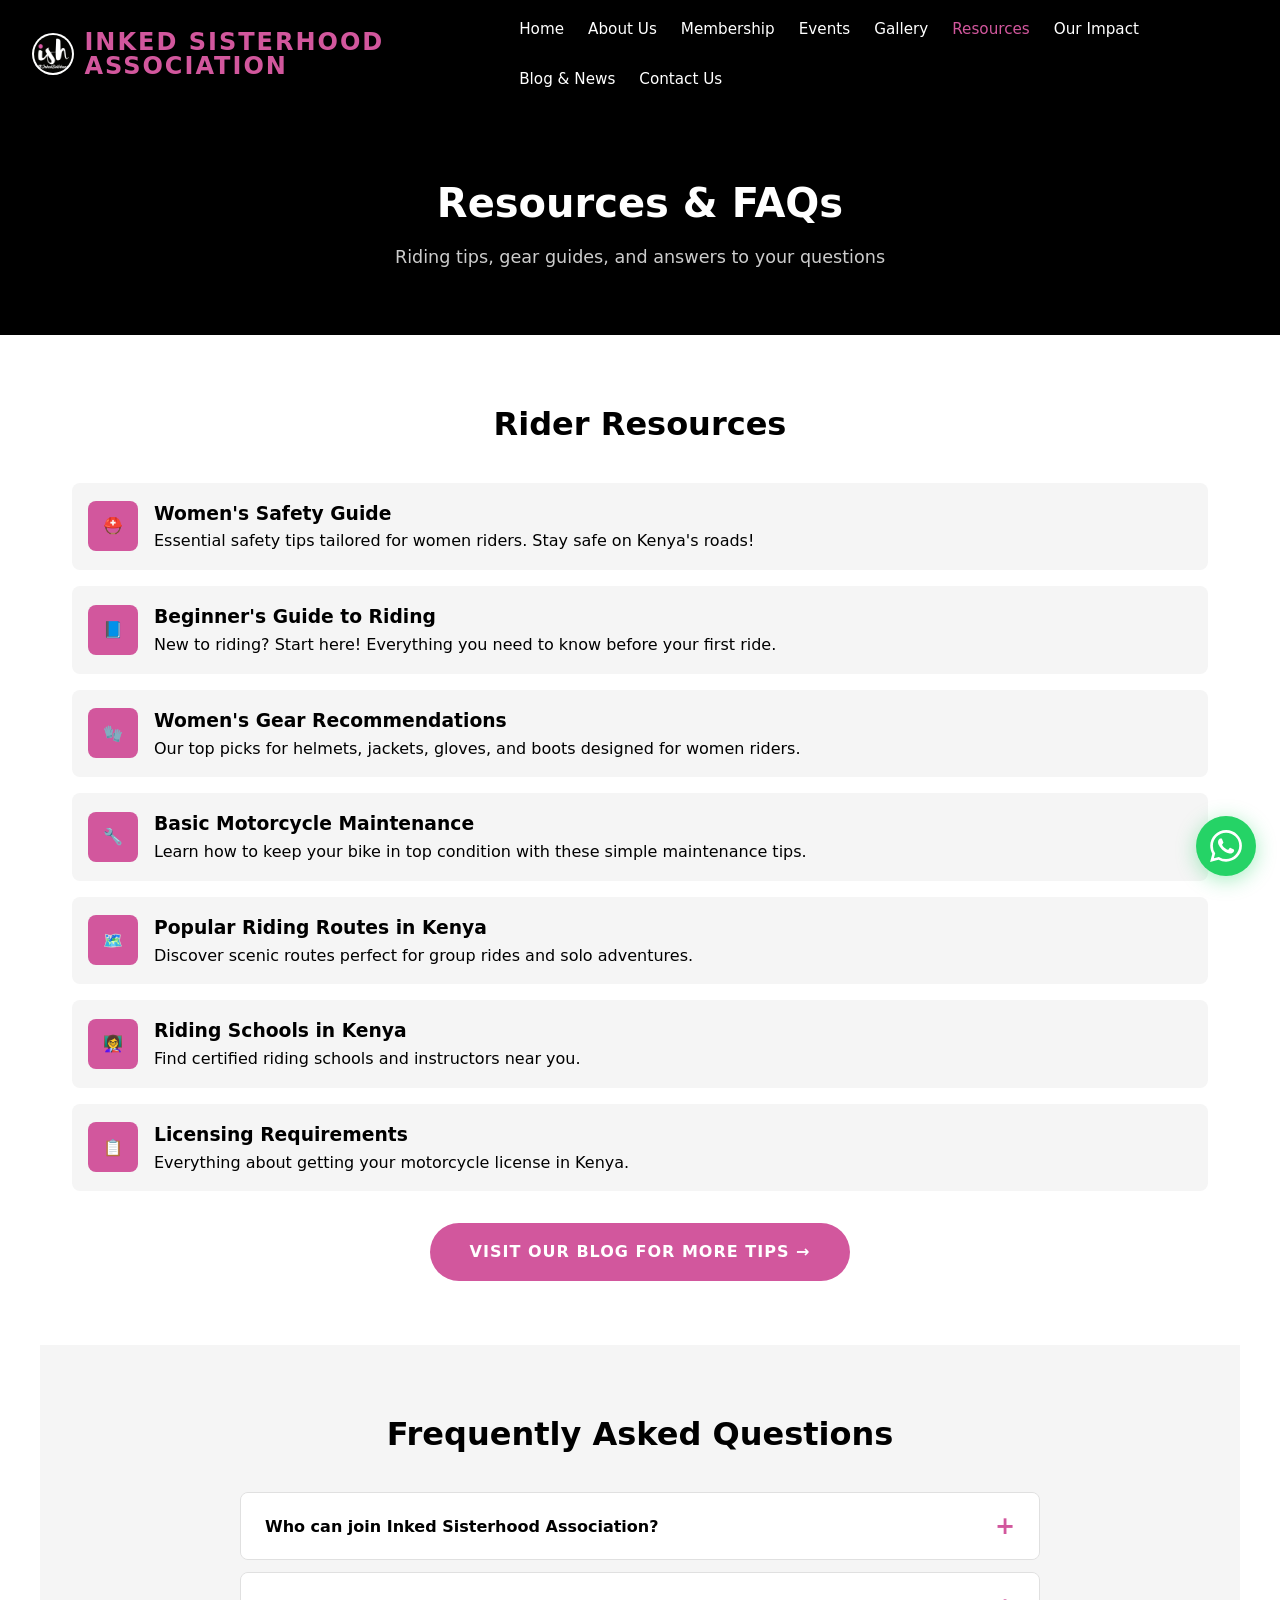
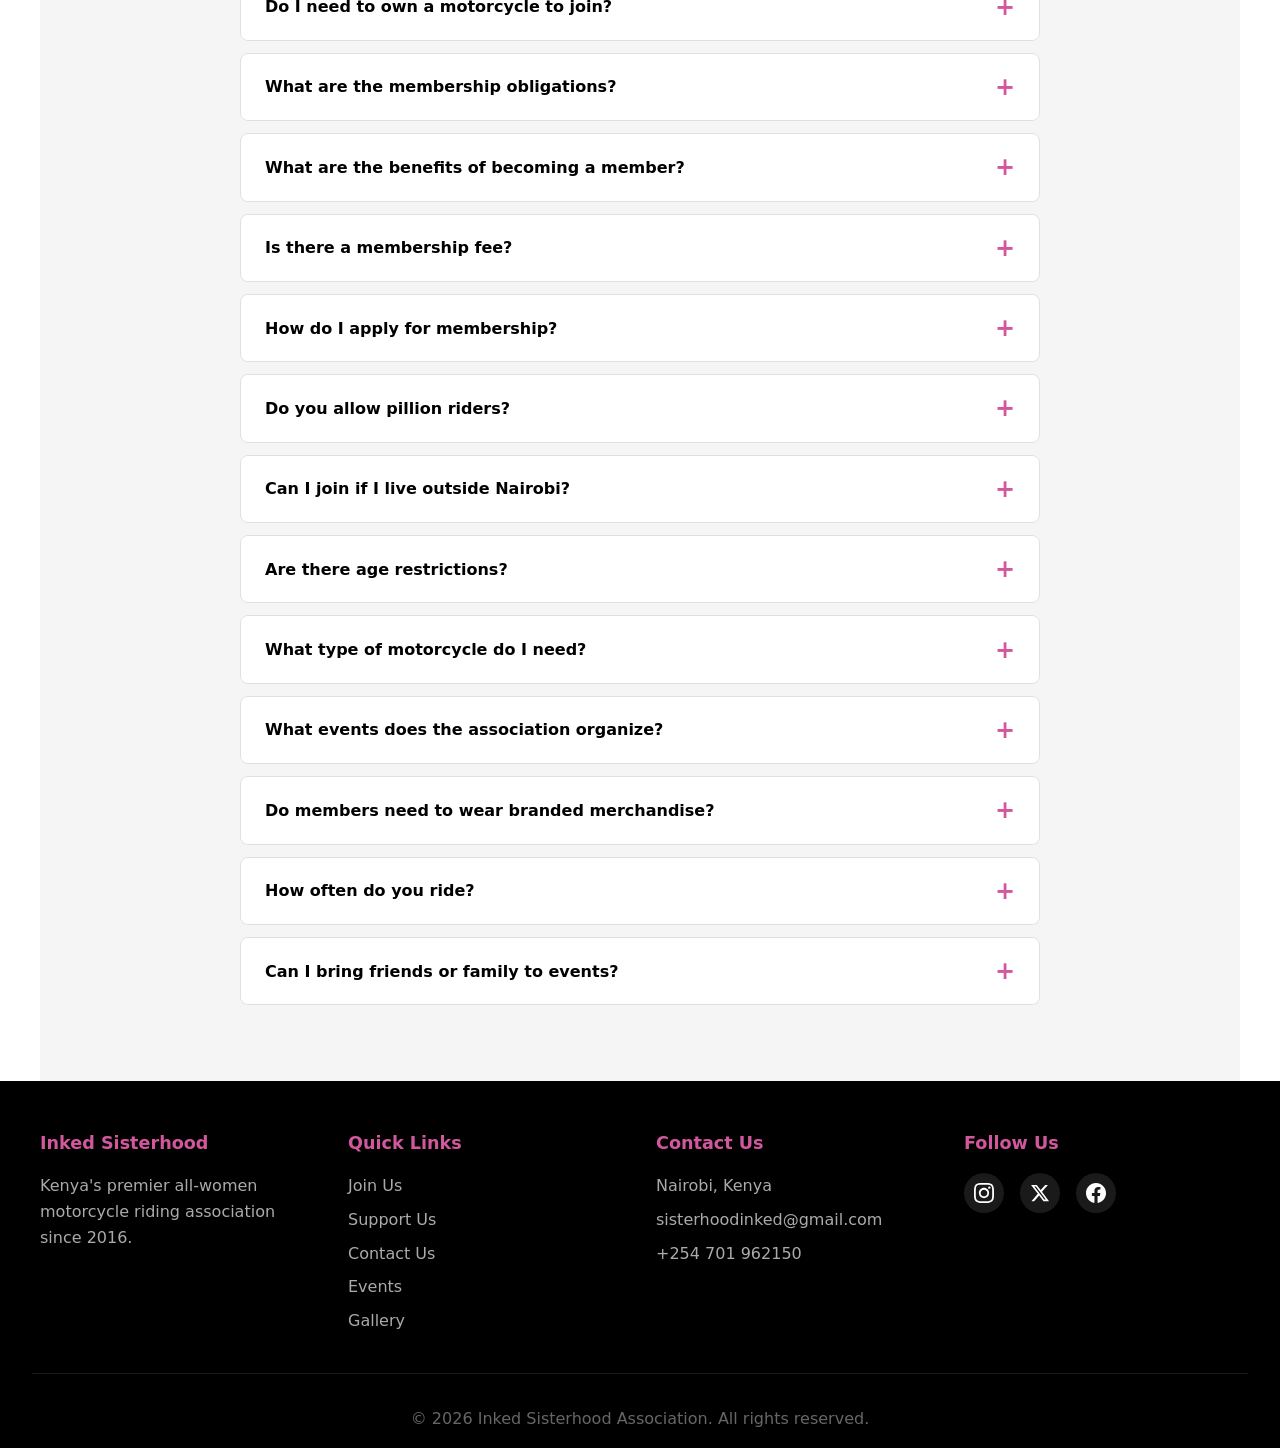
<file: public/resources.html>
<!DOCTYPE html>
<html lang="en">
<head>
  <meta charset="UTF-8" />
  <meta name="viewport" content="width=device-width, initial-scale=1.0" />
  <meta name="description" content="Riding tips, safety guides, gear recommendations for women riders, and FAQs about Inked Sisterhood Association." />
  <title>Resources &amp; FAQs | Inked Sisterhood Association</title>
  <link rel="stylesheet" href="./style.css" />
</head>
<body>
  <header>
    <nav class="navbar">
      <a href="./index.html" class="logo"><img src="./assets/100-by-100-logo-black.png" alt="Inked Sisterhood logo" class="nav-logo-image" /><span>Inked Sisterhood Association</span></a>
      <button class="menu-toggle" aria-label="Toggle menu"><span></span><span></span><span></span></button>
      <ul class="nav-links">
        <li><a href="./index.html">Home</a></li>
        <li><a href="./about.html">About Us</a></li>
        <li><a href="./membership.html">Membership</a></li>
        <li><a href="./events.html">Events</a></li>
        <li><a href="./gallery.html">Gallery</a></li>
        <li><a href="./resources.html" class="active">Resources</a></li>
        <li><a href="./impact.html">Our Impact</a></li>
        <li><a href="./blog.html">Blog &amp; News</a></li>
        <li><a href="./contact.html">Contact Us</a></li>
      </ul>
    </nav>
  </header>
  <main>
    <section class="page-header">
      <h1>Resources &amp; FAQs</h1>
      <p>Riding tips, gear guides, and answers to your questions</p>
    </section>

    <section class="container">
      <h2 class="section-title">Rider Resources</h2>
      <div class="resource-item"><div class="resource-icon">⛑️</div><div><h3>Women's Safety Guide</h3><p>Essential safety tips tailored for women riders. Stay safe on Kenya's roads!</p></div></div>
      <div class="resource-item"><div class="resource-icon">📘</div><div><h3>Beginner's Guide to Riding</h3><p>New to riding? Start here! Everything you need to know before your first ride.</p></div></div>
      <div class="resource-item"><div class="resource-icon">🧤</div><div><h3>Women's Gear Recommendations</h3><p>Our top picks for helmets, jackets, gloves, and boots designed for women riders.</p></div></div>
      <div class="resource-item"><div class="resource-icon">🔧</div><div><h3>Basic Motorcycle Maintenance</h3><p>Learn how to keep your bike in top condition with these simple maintenance tips.</p></div></div>
      <div class="resource-item"><div class="resource-icon">🗺️</div><div><h3>Popular Riding Routes in Kenya</h3><p>Discover scenic routes perfect for group rides and solo adventures.</p></div></div>
      <div class="resource-item"><div class="resource-icon">👩‍🏫</div><div><h3>Riding Schools in Kenya</h3><p>Find certified riding schools and instructors near you.</p></div></div>
      <div class="resource-item"><div class="resource-icon">📋</div><div><h3>Licensing Requirements</h3><p>Everything about getting your motorcycle license in Kenya.</p></div></div>
      <p style="text-align:center; margin-top:2rem;"><a href="./blog.html" class="cta-btn">Visit Our Blog for More Tips →</a></p>
    </section>

    <!-- FAQs -->
    <section class="container" style="background:var(--gray);">
      <h2 class="section-title">Frequently Asked Questions</h2>
      <div style="max-width:800px; margin:0 auto;">
        <div class="faq-item"><button class="faq-question">Who can join Inked Sisterhood Association?</button><div class="faq-answer"><p>Inked Sisterhood is open to all women who ride motorcycles. We welcome women of all backgrounds and experience levels.</p></div></div>
        <div class="faq-item"><button class="faq-question">Do I need to own a motorcycle to join?</button><div class="faq-answer"><p>No. Aspiring riders are welcome! You can join during your learning phase, as long as you're committed to progressing and participating in association activities.</p></div></div>
        <div class="faq-item"><button class="faq-question">What are the membership obligations?</button><div class="faq-answer"><p>Members must attend at least two events per year, plus the mandatory AGM, and actively serve in one of the association committees. Members are also expected to uphold road safety rules, mutual respect, and sisterhood.</p></div></div>
        <div class="faq-item"><button class="faq-question">What are the benefits of becoming a member?</button><div class="faq-answer"><p>Members enjoy exclusive rides, training opportunities, leadership development, discounts, community outreach activities, and a strong support system.</p></div></div>
        <div class="faq-item"><button class="faq-question">Is there a membership fee?</button><div class="faq-answer"><p>Yes. Annual membership dues help support association activities, training programs, and community initiatives. Exact fees are shared during onboarding.</p></div></div>
        <div class="faq-item"><button class="faq-question">How do I apply for membership?</button><div class="faq-answer"><p>You can fill out the online application form on our website. A short review process will follow before confirmation.</p></div></div>
        <div class="faq-item"><button class="faq-question">Do you allow pillion riders?</button><div class="faq-answer"><p>Yes. Pillion riders are welcome at designated events, as long as safety rules are followed. However, full membership is reserved for women who ride or are learning to ride.</p></div></div>
        <div class="faq-item"><button class="faq-question">Can I join if I live outside Nairobi?</button><div class="faq-answer"><p>Absolutely! We welcome members from all regions. You can join rides and events closest to you.</p></div></div>
        <div class="faq-item"><button class="faq-question">Are there age restrictions?</button><div class="faq-answer"><p>Members must be 18 years or older.</p></div></div>
        <div class="faq-item"><button class="faq-question">What type of motorcycle do I need?</button><div class="faq-answer"><p>Any roadworthy motorcycle is welcome—cruisers, sport bikes, adventure bikes, and scooters. What matters most is safety and readiness to ride.</p></div></div>
        <div class="faq-item"><button class="faq-question">What events does the association organize?</button><div class="faq-answer"><p>We host group rides, charity events, training workshops, social meet-ups, wellness activities, and road trips across Kenya and beyond.</p></div></div>
        <div class="faq-item"><button class="faq-question">Do members need to wear branded merchandise?</button><div class="faq-answer"><p>Yes. Members are required to purchase the Inked Sisterhood reflective vest upon onboarding. Other merchandise such as T-shirts, hoodies, totes and bottles are available for purchase.</p></div></div>
        <div class="faq-item"><button class="faq-question">How often do you ride?</button><div class="faq-answer"><p>We organize regular monthly rides, as well as special rides, weekend trips, and holiday excursions.</p></div></div>
        <div class="faq-item"><button class="faq-question">Can I bring friends or family to events?</button><div class="faq-answer"><p>Some events are members-only, while others are open to guests. Event details will always specify eligibility.</p></div></div>
      </div>
    </section>
  </main>
  <footer>
    <div class="footer-content">
      <div class="footer-section"><h4>Inked Sisterhood</h4><p>Kenya's premier all-women motorcycle riding association since 2016.</p></div>
      <div class="footer-section"><h4>Quick Links</h4><a href="./membership.html">Join Us</a><a href="./impact.html">Support Us</a><a href="./contact.html">Contact Us</a><a href="./events.html">Events</a><a href="./gallery.html">Gallery</a></div>
      <div class="footer-section"><h4>Contact Us</h4><p>Nairobi, Kenya</p><p>sisterhoodinked@gmail.com</p><p>+254 701 962150</p></div>
      <div class="footer-section"><h4>Follow Us</h4><div class="footer-socials">
        <a href="https://www.instagram.com/inkedsisterhood/" target="_blank" aria-label="Instagram"><svg viewBox="0 0 24 24"><path d="M12 2.163c3.204 0 3.584.012 4.85.07 3.252.148 4.771 1.691 4.919 4.919.058 1.265.069 1.645.069 4.849 0 3.205-.012 3.584-.069 4.849-.149 3.225-1.664 4.771-4.919 4.919-1.266.058-1.644.07-4.85.07-3.204 0-3.584-.012-4.849-.07-3.26-.149-4.771-1.699-4.919-4.92-.058-1.265-.07-1.644-.07-4.849 0-3.204.013-3.583.07-4.849.149-3.227 1.664-4.771 4.919-4.919 1.266-.057 1.645-.069 4.849-.069zm0-2.163c-3.259 0-3.667.014-4.947.072-4.358.2-6.78 2.618-6.98 6.98-.059 1.281-.073 1.689-.073 4.948 0 3.259.014 3.668.072 4.948.2 4.358 2.618 6.78 6.98 6.98 1.281.058 1.689.072 4.948.072 3.259 0 3.668-.014 4.948-.072 4.354-.2 6.782-2.618 6.979-6.98.059-1.28.073-1.689.073-4.948 0-3.259-.014-3.667-.072-4.947-.196-4.354-2.617-6.78-6.979-6.98-1.281-.059-1.69-.073-4.949-.073zm0 5.838c-3.403 0-6.162 2.759-6.162 6.162s2.759 6.163 6.162 6.163 6.162-2.759 6.162-6.163c0-3.403-2.759-6.162-6.162-6.162zm0 10.162c-2.209 0-4-1.79-4-4 0-2.209 1.791-4 4-4s4 1.791 4 4c0 2.21-1.791 4-4 4zm6.406-11.845c-.796 0-1.441.645-1.441 1.44s.645 1.44 1.441 1.44c.795 0 1.439-.645 1.439-1.44s-.644-1.44-1.439-1.44z"/></svg></a>
        <a href="https://x.com/InkedSisterhood" target="_blank" aria-label="X"><svg viewBox="0 0 24 24"><path d="M18.244 2.25h3.308l-7.227 8.26 8.502 11.24H16.17l-5.214-6.817L4.99 21.75H1.68l7.73-8.835L1.254 2.25H8.08l4.713 6.231zm-1.161 17.52h1.833L7.084 4.126H5.117z"/></svg></a>
        <a href="https://www.facebook.com/Inkedsisterhood/" target="_blank" aria-label="Facebook"><svg viewBox="0 0 24 24"><path d="M24 12.073c0-6.627-5.373-12-12-12s-12 5.373-12 12c0 5.99 4.388 10.954 10.125 11.854v-8.385H7.078v-3.47h3.047V9.43c0-3.007 1.792-4.669 4.533-4.669 1.312 0 2.686.235 2.686.235v2.953H15.83c-1.491 0-1.956.925-1.956 1.874v2.25h3.328l-.532 3.47h-2.796v8.385C19.612 23.027 24 18.062 24 12.073z"/></svg></a>
      </div></div>
    </div>
    <div class="footer-bottom"><p>&copy; 2026 Inked Sisterhood Association. All rights reserved.</p></div>
  </footer>
  <div id="whatsapp-widget"><a href="https://wa.me/254701962150" target="_blank" aria-label="WhatsApp"><svg viewBox="0 0 24 24"><path d="M17.472 14.382c-.297-.149-1.758-.867-2.03-.967-.273-.099-.471-.148-.67.15-.197.297-.767.966-.94 1.164-.173.199-.347.223-.644.075-.297-.15-1.255-.463-2.39-1.475-.883-.788-1.48-1.761-1.653-2.059-.173-.297-.018-.458.13-.606.134-.133.298-.347.446-.52.149-.174.198-.298.298-.497.099-.198.05-.371-.025-.52-.075-.149-.669-1.612-.916-2.207-.242-.579-.487-.5-.669-.51-.173-.008-.371-.01-.57-.01-.198 0-.52.074-.792.372-.272.297-1.04 1.016-1.04 2.479 0 1.462 1.065 2.875 1.213 3.074.149.198 2.096 3.2 5.077 4.487.709.306 1.262.489 1.694.625.712.227 1.36.195 1.871.118.571-.085 1.758-.719 2.006-1.413.248-.694.248-1.289.173-1.413-.074-.124-.272-.198-.57-.347m-5.421 7.403h-.004a9.87 9.87 0 01-5.031-1.378l-.361-.214-3.741.982.998-3.648-.235-.374a9.86 9.86 0 01-1.51-5.26c.001-5.45 4.436-9.884 9.888-9.884 2.64 0 5.122 1.03 6.988 2.898a9.825 9.825 0 012.893 6.994c-.003 5.45-4.437 9.884-9.885 9.884m8.413-18.297A11.815 11.815 0 0012.05 0C5.495 0 .16 5.335.157 11.892c0 2.096.547 4.142 1.588 5.945L.057 24l6.305-1.654a11.882 11.882 0 005.683 1.448h.005c6.554 0 11.89-5.335 11.893-11.893a11.821 11.821 0 00-3.48-8.413z"/></svg></a></div>
  <script src="./main.js"></script>
</body>
</html>
</file>
<file: public/style.css>
/* Event Card Image Overlay Styles */
/* Event Card Image Overlay Styles */
.card-image-overlay {
  position: relative;
  padding: 0;
  height: auto;
  min-height: 220px;
  max-height: 320px;
  overflow: hidden;
  border-radius: 8px 8px 0 0;
  display: flex;
  flex-direction: column;
  justify-content: flex-end;
}
.event-img {
  width: 100%;
  max-height: 220px;
  object-fit: cover;
  display: block;
  border-radius: 8px 8px 0 0;
}
.img-text-overlay {
  position: relative;
  background: rgba(17, 17, 17, 0.62);
  color: #fff;
  padding: 1.1rem 1rem 0.7rem 1rem;
  border-radius: 0 0 8px 8px;
  width: 100%;
  box-sizing: border-box;
  text-align: left;
  backdrop-filter: blur(2px);
  margin-top: -5px;
  z-index: 2;
}
.img-text-overlay h3 {
  margin: 0 0 0.3rem 0;
  font-size: 1.2rem;
  color: #fff;
}
.img-text-overlay p {
  margin: 0;
  font-size: 0.98rem;
  color: #f5f5f5;
  opacity: 0.95;
}
@media (max-width: 700px) {
  .event-img {
    max-height: 140px;
  }
  .img-text-overlay {
    padding: 0.7rem 0.7rem 0.5rem 0.7rem;
    font-size: 0.95rem;
  }
}
@import url('https://fonts.googleapis.com/css2?family=Outfit:wght@300;400;500;600;700;800;900&display=swap');

:root {
  --primary: #000000;
  --secondary: #d2579d;
  --secondary-dark: #b8407f;
  --light: #fff;
  --gray: #f5f5f5;
  --gray-mid: #b0b0b0;
  --gray-dark: #5e5d5d;
}

* {
  margin: 0;
  padding: 0;
  box-sizing: border-box;
}

html {
  scroll-behavior: smooth;
}

body {
  font-family: 'Outfit', 'Segoe UI', system-ui, sans-serif;
  background: var(--light);
  color: var(--primary);
  line-height: 1.6;
  min-height: 100vh;
  display: flex;
  flex-direction: column;
}

a {
  text-decoration: none;
  color: inherit;
}

header {
  background: var(--primary);
  position: sticky;
  top: 0;
  z-index: 100;
}

.navbar {
  display: flex;
  align-items: center;
  justify-content: space-between;
  padding: 1rem 2rem;
  max-width: 1400px;
  margin: 0 auto;
}

.logo {
  display: inline-flex;
  align-items: center;
  gap: 0.65rem;
  font-size: 1.5rem;
  font-weight: 800;
  color: var(--secondary);
  letter-spacing: 2px;
  text-transform: uppercase;
}

.logo span {
  line-height: 1;
}

.nav-logo-image {
  width: 42px;
  height: 42px;
  object-fit: contain;
  border-radius: 50%;
  background: var(--light);
  padding: 2px;
}

.nav-links {
  display: flex;
  list-style: none;
  gap: 1.5rem;
  flex-wrap: wrap;
}

.nav-links a {
  color: var(--light);
  font-weight: 500;
  transition: color 0.3s;
  font-size: 0.95rem;
}

.nav-links a:hover,
.nav-links a.active {
  color: var(--secondary);
}

.menu-toggle {
  display: none;
  background: none;
  border: none;
  cursor: pointer;
  padding: 0.5rem;
}

.menu-toggle span {
  display: block;
  width: 25px;
  height: 3px;
  background: var(--light);
  margin: 5px 0;
  transition: 0.3s;
}

main {
  flex: 1;
}

.hero {
  background: linear-gradient(135deg, var(--primary) 0%, var(--primary) 60%, var(--secondary) 100%);
  color: var(--light);
  text-align: center;
  padding: 6rem 2rem;
  position: relative;
  overflow: hidden;
}

.hero::before {
  content: '';
  position: absolute;
  top: 0;
  left: 0;
  right: 0;
  bottom: 0;
  background: url("data:image/svg+xml,%3Csvg width='60' height='60' viewBox='0 0 60 60' xmlns='http://www.w3.org/2000/svg'%3E%3Cg fill='none' fill-rule='evenodd'%3E%3Cg fill='%23ffffff' fill-opacity='0.05'%3E%3Cpath d='M36 34v-4h-2v4h-4v2h4v4h2v-4h4v-2h-4zm0-30V0h-2v4h-4v2h4v4h2V6h4V4h-4zM6 34v-4H4v4H0v2h4v4h2v-4h4v-2H6zM6 4V0H4v4H0v2h4v4h2V6h4V4H6z'/%3E%3C/g%3E%3C/g%3E%3C/svg%3E");
  opacity: 0.5;
}

.hero h1 {
  font-size: 3.5rem;
  margin-bottom: 1rem;
  position: relative;
}

.hero p {
  font-size: 1.3rem;
  max-width: 600px;
  margin: 0 auto 2rem;
  opacity: 0.9;
}

.cta-btn {
  display: inline-block;
  background: var(--secondary);
  color: var(--light);
  padding: 1rem 2.5rem;
  border-radius: 50px;
  font-weight: 600;
  font-size: 1rem;
  transition: all 0.3s;
  text-transform: uppercase;
  letter-spacing: 1px;
}

.cta-btn:hover {
  background: var(--secondary-dark);
  transform: translateY(-2px);
  box-shadow: 0 10px 30px rgba(255, 105, 180, 0.3);
}

.container {
  max-width: 1200px;
  margin: 0 auto;
  padding: 4rem 2rem;
}

.page-header {
  background: var(--primary);
  color: var(--light);
  text-align: center;
  padding: 4rem 2rem;
}

.page-header h1 {
  font-size: 2.5rem;
  margin-bottom: 0.5rem;
}

.page-header p {
  opacity: 0.8;
  font-size: 1.1rem;
}

.section {
  padding: 3rem 0;
}

.section-title {
  text-align: center;
  font-size: 2rem;
  margin-bottom: 2rem;
  color: var(--primary);
}

.grid {
  display: grid;
  grid-template-columns: repeat(auto-fit, minmax(300px, 1fr));
  gap: 2rem;
}

.card {
  background: var(--light);
  border-radius: 12px;
  overflow: hidden;
  box-shadow: 0 4px 20px rgba(0, 0, 0, 0.08);
  transition: transform 0.3s, box-shadow 0.3s;
}

.card:hover {
  transform: translateY(-5px);
  box-shadow: 0 10px 40px rgba(0, 0, 0, 0.12);
}

.card-image {
  height: 200px;
  background: linear-gradient(135deg, var(--primary), var(--secondary));
  display: flex;
  align-items: center;
  justify-content: center;
  color: var(--light);
  font-size: 3rem;
}

.card-content {
  padding: 1.5rem;
}

.card-content h3 {
  margin-bottom: 0.5rem;
  color: var(--primary);
}

.card-content p {
  color: #666;
  font-size: 0.95rem;
}

.intro {
  background: var(--gray);
  text-align: center;
  padding: 4rem 2rem;
}

.intro h2 {
  font-size: 2rem;
  margin-bottom: 1rem;
  color: var(--primary);
}

.intro p {
  max-width: 800px;
  margin: 0 auto;
  color: #555;
  font-size: 1.1rem;
}

.features {
  display: grid;
  grid-template-columns: repeat(auto-fit, minmax(250px, 1fr));
  gap: 2rem;
  padding: 4rem 2rem;
  max-width: 1200px;
  margin: 0 auto;
}

.feature {
  text-align: center;
  padding: 2rem;
}

.feature-icon {
  width: 80px;
  height: 80px;
  background: var(--secondary);
  border-radius: 50%;
  display: flex;
  align-items: center;
  justify-content: center;
  margin: 0 auto 1rem;
  color: var(--light);
  font-size: 2rem;
}

.feature h3 {
  margin-bottom: 0.5rem;
}

.feature p {
  color: #666;
}

.gallery-grid {
  display: grid;
  grid-template-columns: repeat(auto-fit, minmax(220px, 1fr));
  gap: 1.5rem;
  padding: 2rem 0;
  max-width: 1100px;
  margin: 0 auto;
}

.gallery-item {
  width: 100%;
  aspect-ratio: 1/1;
  object-fit: cover;
  border-radius: 12px;
  box-shadow: 0 2px 12px rgba(0,0,0,0.08);
  background: #fff;
  cursor: pointer;
  transition: transform 0.3s, box-shadow 0.3s;
  display: block;
}

.gallery-item:hover {
  transform: scale(1.04);
  box-shadow: 0 6px 24px rgba(255,105,180,0.18);
  z-index: 2;
}

@media (max-width: 700px) {
  .gallery-grid {
    grid-template-columns: repeat(auto-fit, minmax(140px, 1fr));
    gap: 0.7rem;
    padding: 1rem 0;
  }
  .gallery-item {
    border-radius: 8px;
    aspect-ratio: 1/1;
  }
}

.form-group {
  margin-bottom: 1.5rem;
}

.form-group label {
  display: block;
  margin-bottom: 0.5rem;
  font-weight: 500;
}

.form-group input,
.form-group textarea,
.form-group select {
  width: 100%;
  padding: 0.8rem 1rem;
  border: 2px solid #ddd;
  border-radius: 8px;
  font-size: 1rem;
  transition: border-color 0.3s;
}

.form-group input:focus,
.form-group textarea:focus,
.form-group select:focus {
  outline: none;
  border-color: var(--secondary);
}

.form-group textarea {
  min-height: 150px;
  resize: vertical;
}

.btn {
  display: inline-block;
  background: var(--secondary);
  color: var(--light);
  padding: 0.8rem 2rem;
  border: none;
  border-radius: 8px;
  font-size: 1rem;
  font-weight: 600;
  cursor: pointer;
  transition: all 0.3s;
}

.btn:hover {
  background: var(--secondary-dark);
}

.contact-grid {
  display: grid;
  grid-template-columns: repeat(auto-fit, minmax(300px, 1fr));
  gap: 3rem;
  padding: 4rem 2rem;
  max-width: 1200px;
  margin: 0 auto;
}

.contact-info {
  padding: 2rem;
  background: var(--gray);
  border-radius: 12px;
}

.contact-info h3 {
  margin-bottom: 1rem;
}

.contact-info p {
  margin-bottom: 0.5rem;
  display: flex;
  align-items: center;
  gap: 0.5rem;
}

.contact-form {
  padding: 2rem;
  background: var(--light);
  border-radius: 12px;
  box-shadow: 0 4px 20px rgba(0, 0, 0, 0.08);
}

.brand-assets {
  max-width: 1200px;
  margin: 0 auto 4rem;
  padding: 0 2rem;
}

.brand-assets h2 {
  margin-bottom: 0.5rem;
}

.brand-assets p {
  color: var(--gray-dark);
  margin-bottom: 1.25rem;
}

.brand-assets-list {
  display: grid;
  grid-template-columns: repeat(auto-fit, minmax(240px, 1fr));
  gap: 0.9rem;
}

.brand-assets-list a {
  display: block;
  padding: 0.85rem 1rem;
  border: 1px solid #dedede;
  border-radius: 10px;
  background: var(--gray);
  font-weight: 500;
  transition: border-color 0.25s, transform 0.25s, background 0.25s;
}

.brand-assets-list a:hover {
  border-color: var(--secondary);
  background: #fff0f8;
  transform: translateY(-2px);
}

.event-card {
  background: var(--light);
  border-radius: 12px;
  overflow: hidden;
  box-shadow: 0 4px 20px rgba(0, 0, 0, 0.08);
  margin-bottom: 2rem;
}

.event-date {
  background: var(--secondary);
  color: var(--light);
  padding: 0.5rem 1rem;
  font-weight: 600;
}

.event-content {
  padding: 1.5rem;
}

.event-content h3 {
  margin-bottom: 0.5rem;
}

.discipline-card {
  background: var(--light);
  border-radius: 12px;
  overflow: hidden;
  box-shadow: 0 4px 20px rgba(0, 0, 0, 0.08);
  border-left: 4px solid var(--secondary);
}

.discipline-content {
  padding: 1.5rem;
}

.discipline-content h3 {
  margin-bottom: 0.5rem;
}

.blog-post {
  background: var(--light);
  border-radius: 12px;
  padding: 2rem;
  margin-bottom: 2rem;
  box-shadow: 0 4px 20px rgba(0, 0, 0, 0.08);
}

.blog-post h3 {
  margin-bottom: 0.5rem;
  color: var(--primary);
}

.blog-post .meta {
  color: #888;
  font-size: 0.9rem;
  margin-bottom: 1rem;
}

.news-item {
  background: var(--gray);
  padding: 1.5rem;
  border-radius: 8px;
  margin-bottom: 1rem;
  border-left: 3px solid var(--secondary);
}

.news-item h4 {
  margin-bottom: 0.5rem;
}

.resource-item {
  display: flex;
  align-items: center;
  gap: 1rem;
  padding: 1rem;
  background: var(--gray);
  border-radius: 8px;
  margin-bottom: 1rem;
  transition: background 0.3s;
}

.resource-item:hover {
  background: #eee;
}

.resource-icon {
  width: 50px;
  height: 50px;
  background: var(--secondary);
  border-radius: 8px;
  display: flex;
  align-items: center;
  justify-content: center;
  color: var(--light);
}

.involved-option {
  text-align: center;
  padding: 3rem 2rem;
  background: var(--gray);
  border-radius: 12px;
  transition: all 0.3s;
}

.involved-option:hover {
  background: var(--secondary);
  color: var(--light);
}

.involved-option h3 {
  margin-bottom: 1rem;
}

footer {
  background: var(--primary);
  color: var(--light);
  padding: 3rem 2rem 1rem;
  margin-top: auto;
}

.footer-content {
  max-width: 1200px;
  margin: 0 auto;
  display: grid;
  grid-template-columns: repeat(auto-fit, minmax(250px, 1fr));
  gap: 2rem;
  margin-bottom: 2rem;
}

.footer-section h4 {
  color: var(--secondary);
  margin-bottom: 1rem;
  font-size: 1.1rem;
}

.footer-section p,
.footer-section a {
  color: #aaa;
  display: block;
  margin-bottom: 0.5rem;
  transition: color 0.3s;
}

.footer-section a:hover {
  color: var(--secondary);
}

.footer-socials {
  display: flex;
  gap: 1rem;
  margin-top: 1rem;
}

.footer-socials a {
  width: 40px;
  height: 40px;
  background: rgba(255, 255, 255, 0.1);
  border-radius: 50%;
  display: flex;
  align-items: center;
  justify-content: center;
  transition: all 0.3s;
}

.footer-socials a:hover {
  background: var(--secondary);
  transform: translateY(-3px);
}

.footer-socials svg {
  width: 20px;
  height: 20px;
  fill: var(--light);
}

.footer-bottom {
  text-align: center;
  padding-top: 2rem;
  border-top: 1px solid rgba(255, 255, 255, 0.1);
  color: #666;
}

#whatsapp-widget {
  position: fixed;
  bottom: 24px;
  right: 24px;
  z-index: 1000;
}

#whatsapp-widget a {
  display: block;
  width: 60px;
  height: 60px;
  background: #25D366;
  border-radius: 50%;
  display: flex;
  align-items: center;
  justify-content: center;
  box-shadow: 0 4px 20px rgba(37, 211, 102, 0.4);
  transition: transform 0.3s, box-shadow 0.3s;
}

#whatsapp-widget a:hover {
  transform: scale(1.1);
  box-shadow: 0 6px 30px rgba(37, 211, 102, 0.5);
}

#whatsapp-widget svg {
  width: 32px;
  height: 32px;
  fill: white;
}

.floating-socials {
  position: fixed;
  left: 24px;
  bottom: 24px;
  z-index: 1000;
  display: flex;
  flex-direction: column;
  gap: 12px;
}

.floating-socials a {
  width: 45px;
  height: 45px;
  background: var(--primary);
  border-radius: 50%;
  display: flex;
  align-items: center;
  justify-content: center;
  transition: all 0.3s;
  box-shadow: 0 4px 15px rgba(0, 0, 0, 0.2);
}

.floating-socials a:hover {
  transform: translateX(5px);
}

.floating-socials svg {
  width: 22px;
  height: 22px;
  fill: var(--light);
}

.floating-socials a.instagram:hover { background: #E4405F; }
.floating-socials a.twitter:hover { background: #1DA1F2; }
.floating-socials a.facebook:hover { background: #1877F2; }

@media (max-width: 900px) {
  .nav-links {
    display: none;
    position: absolute;
    top: 100%;
    left: 0;
    right: 0;
    background: var(--primary);
    flex-direction: column;
    padding: 1rem 2rem;
    gap: 1rem;
  }

  .nav-links.active {
    display: flex;
  }

  .menu-toggle {
    display: block;
  }

  .hero h1 {
    font-size: 2.5rem;
  }

  .floating-socials {
    display: none;
  }
}

@media (max-width: 600px) {
  .logo {
    font-size: 1.2rem;
    letter-spacing: 1px;
  }

  .nav-logo-image {
    width: 34px;
    height: 34px;
  }

  .hero h1 {
    font-size: 2rem;
  }

  .hero p {
    font-size: 1rem;
  }

  .container {
    padding: 2rem 1rem;
  }

  .page-header h1 {
    font-size: 1.8rem;
  }

  .brand-assets {
    padding: 0 1rem;
    margin-bottom: 2.5rem;
  }
}

/* Timeline */
.timeline {
  position: relative;
  max-width: 800px;
  margin: 0 auto;
  padding: 4rem 0;
}
.timeline::before {
  content: '';
  position: absolute;
  left: 50px;
  top: 0;
  bottom: 0;
  width: 3px;
  background: var(--secondary);
}
.timeline-item {
  display: flex;
  gap: 2rem;
  margin-bottom: 2rem;
  position: relative;
}
.timeline-year {
  min-width: 100px;
  font-size: 1.5rem;
  font-weight: 800;
  color: var(--secondary);
  text-align: center;
  position: relative;
}
.timeline-year::after {
  content: '';
  position: absolute;
  right: -1.15rem;
  top: 8px;
  width: 14px;
  height: 14px;
  background: var(--secondary);
  border-radius: 50%;
  border: 3px solid var(--light);
  box-shadow: 0 0 0 3px var(--secondary);
}
.timeline-content {
  background: var(--gray);
  padding: 1.5rem;
  border-radius: 12px;
  flex: 1;
}
.timeline-content h3 {
  margin-bottom: 0.5rem;
  color: var(--primary);
}
.timeline-content ul {
  margin-left: 1.2rem;
  color: var(--gray-dark);
}
.timeline-content ul li {
  margin-bottom: 0.3rem;
}

/* FAQ Accordion */
.faq-item {
  border: 1px solid #e0e0e0;
  border-radius: 8px;
  margin-bottom: 0.75rem;
  overflow: hidden;
}
.faq-question {
  width: 100%;
  background: var(--light);
  border: none;
  padding: 1.2rem 1.5rem;
  font-size: 1rem;
  font-weight: 600;
  text-align: left;
  cursor: pointer;
  display: flex;
  justify-content: space-between;
  align-items: center;
  transition: background 0.3s;
  font-family: inherit;
}
.faq-question:hover {
  background: var(--gray);
}
.faq-question::after {
  content: '+';
  font-size: 1.5rem;
  color: var(--secondary);
  transition: transform 0.3s;
}
.faq-item.active .faq-question::after {
  content: '−';
}
.faq-answer {
  max-height: 0;
  overflow: hidden;
  transition: max-height 0.3s ease;
  padding: 0 1.5rem;
  color: var(--gray-dark);
}
.faq-item.active .faq-answer {
  max-height: 300px;
  padding: 0 1.5rem 1.2rem;
}

/* Newsletter Card */
.newsletter-card {
  background: linear-gradient(135deg, var(--primary), var(--secondary));
  color: var(--light);
  padding: 2.5rem;
  border-radius: 16px;
  text-align: center;
  max-width: 500px;
  margin: 2rem auto;
}
.newsletter-card h3 {
  color: var(--light);
  margin-bottom: 0.5rem;
}
.newsletter-card p {
  color: rgba(255,255,255,0.85);
  margin-bottom: 1.5rem;
}
.newsletter-form {
  display: flex;
  gap: 0.5rem;
}
.newsletter-form input {
  flex: 1;
  padding: 0.8rem 1rem;
  border: none;
  border-radius: 8px;
  font-size: 1rem;
}
.newsletter-form button {
  padding: 0.8rem 1.5rem;
  background: var(--light);
  color: var(--secondary);
  border: none;
  border-radius: 8px;
  font-weight: 700;
  cursor: pointer;
  transition: all 0.3s;
}
.newsletter-form button:hover {
  background: var(--gray);
}

/* News Featured Card */
.news-featured {
  display: grid;
  grid-template-columns: repeat(auto-fit, minmax(280px, 1fr));
  gap: 1.5rem;
}
.news-featured .card {
  border-left: 4px solid var(--secondary);
}
.news-featured .card-content a {
  color: var(--secondary);
  font-weight: 600;
  text-decoration: underline;
}

/* Gallery Lightbox */
.lightbox-overlay {
  display: none;
  position: fixed;
  top: 0; left: 0; right: 0; bottom: 0;
  background: rgba(0,0,0,0.9);
  z-index: 2000;
  align-items: center;
  justify-content: center;
  cursor: pointer;
}
.lightbox-overlay.active {
  display: flex;
}
.lightbox-overlay img {
  max-width: 90vw;
  max-height: 90vh;
  border-radius: 8px;
}

@media (max-width: 700px) {
  .timeline::before { left: 20px; }
  .timeline-year { min-width: 60px; font-size: 1rem; }
  .timeline-year::after { right: -1.05rem; width: 10px; height: 10px; }
  .newsletter-form { flex-direction: column; }
}
</file>
